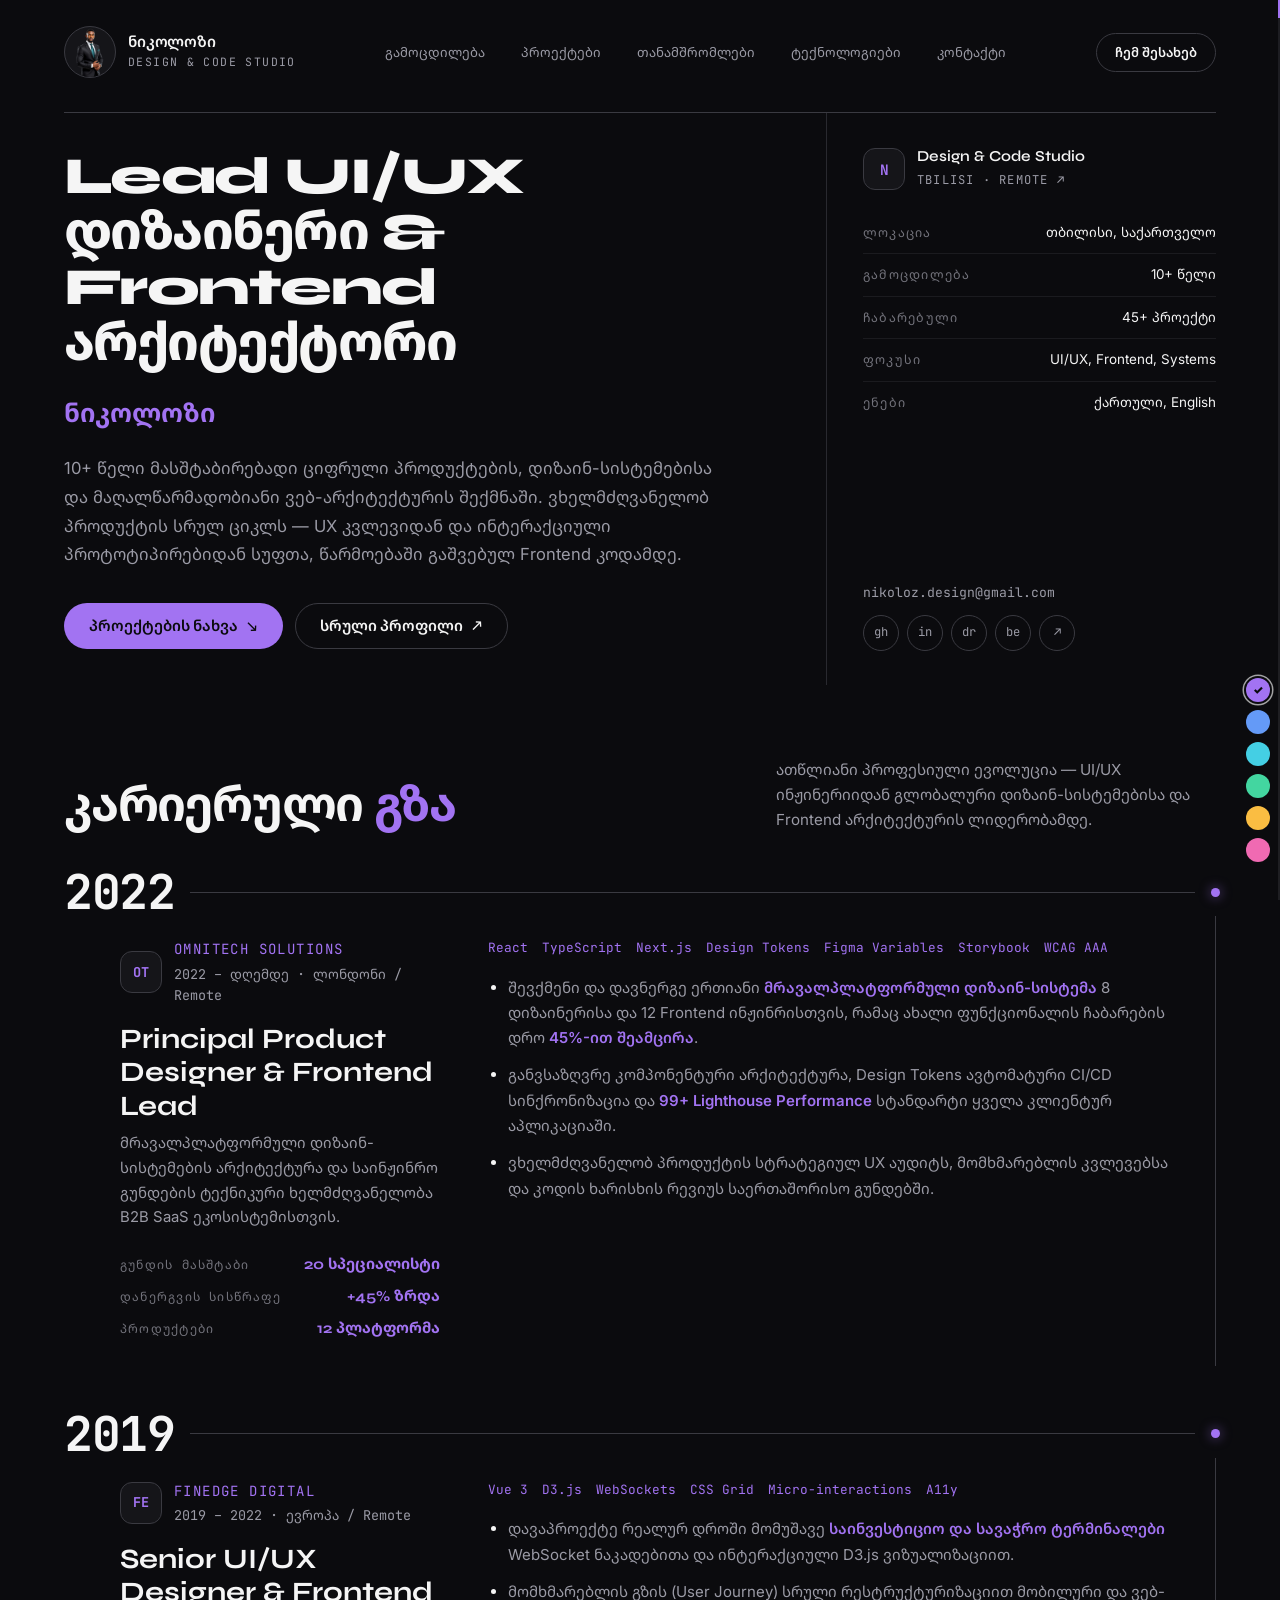
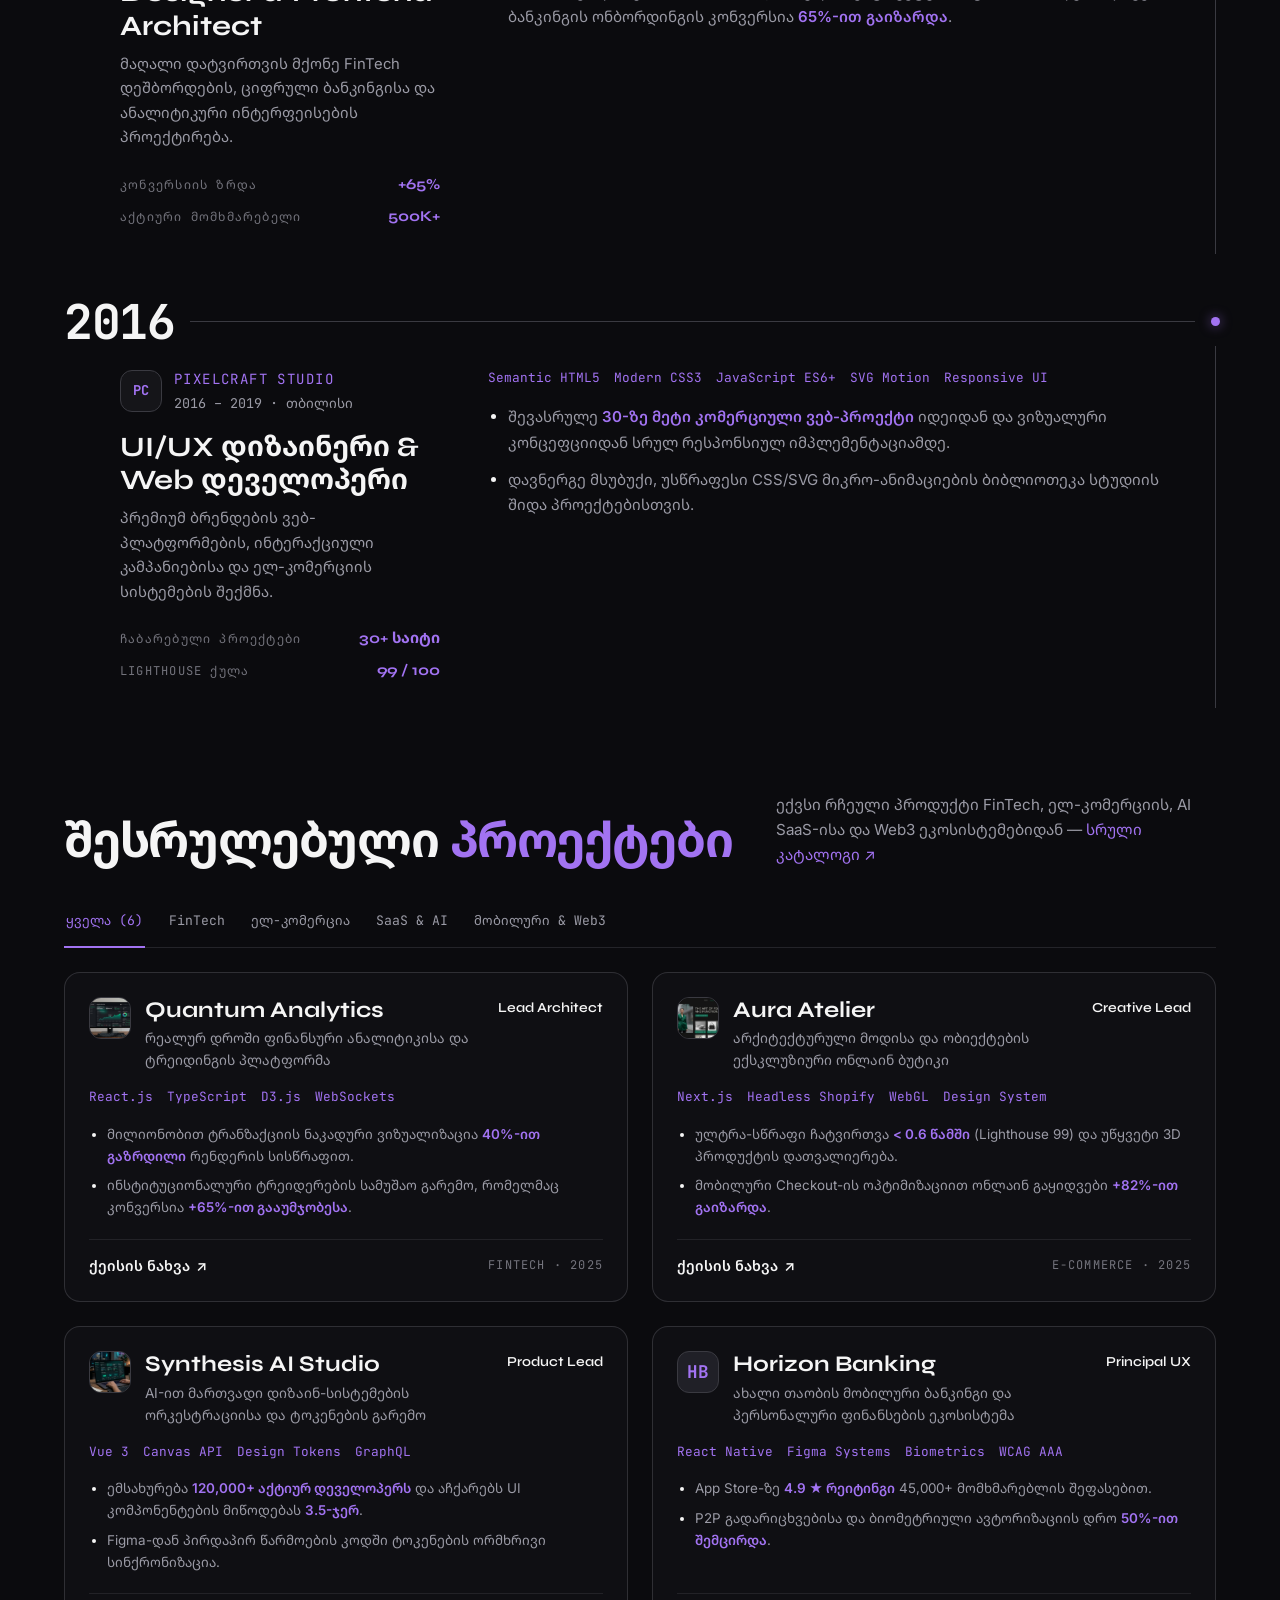
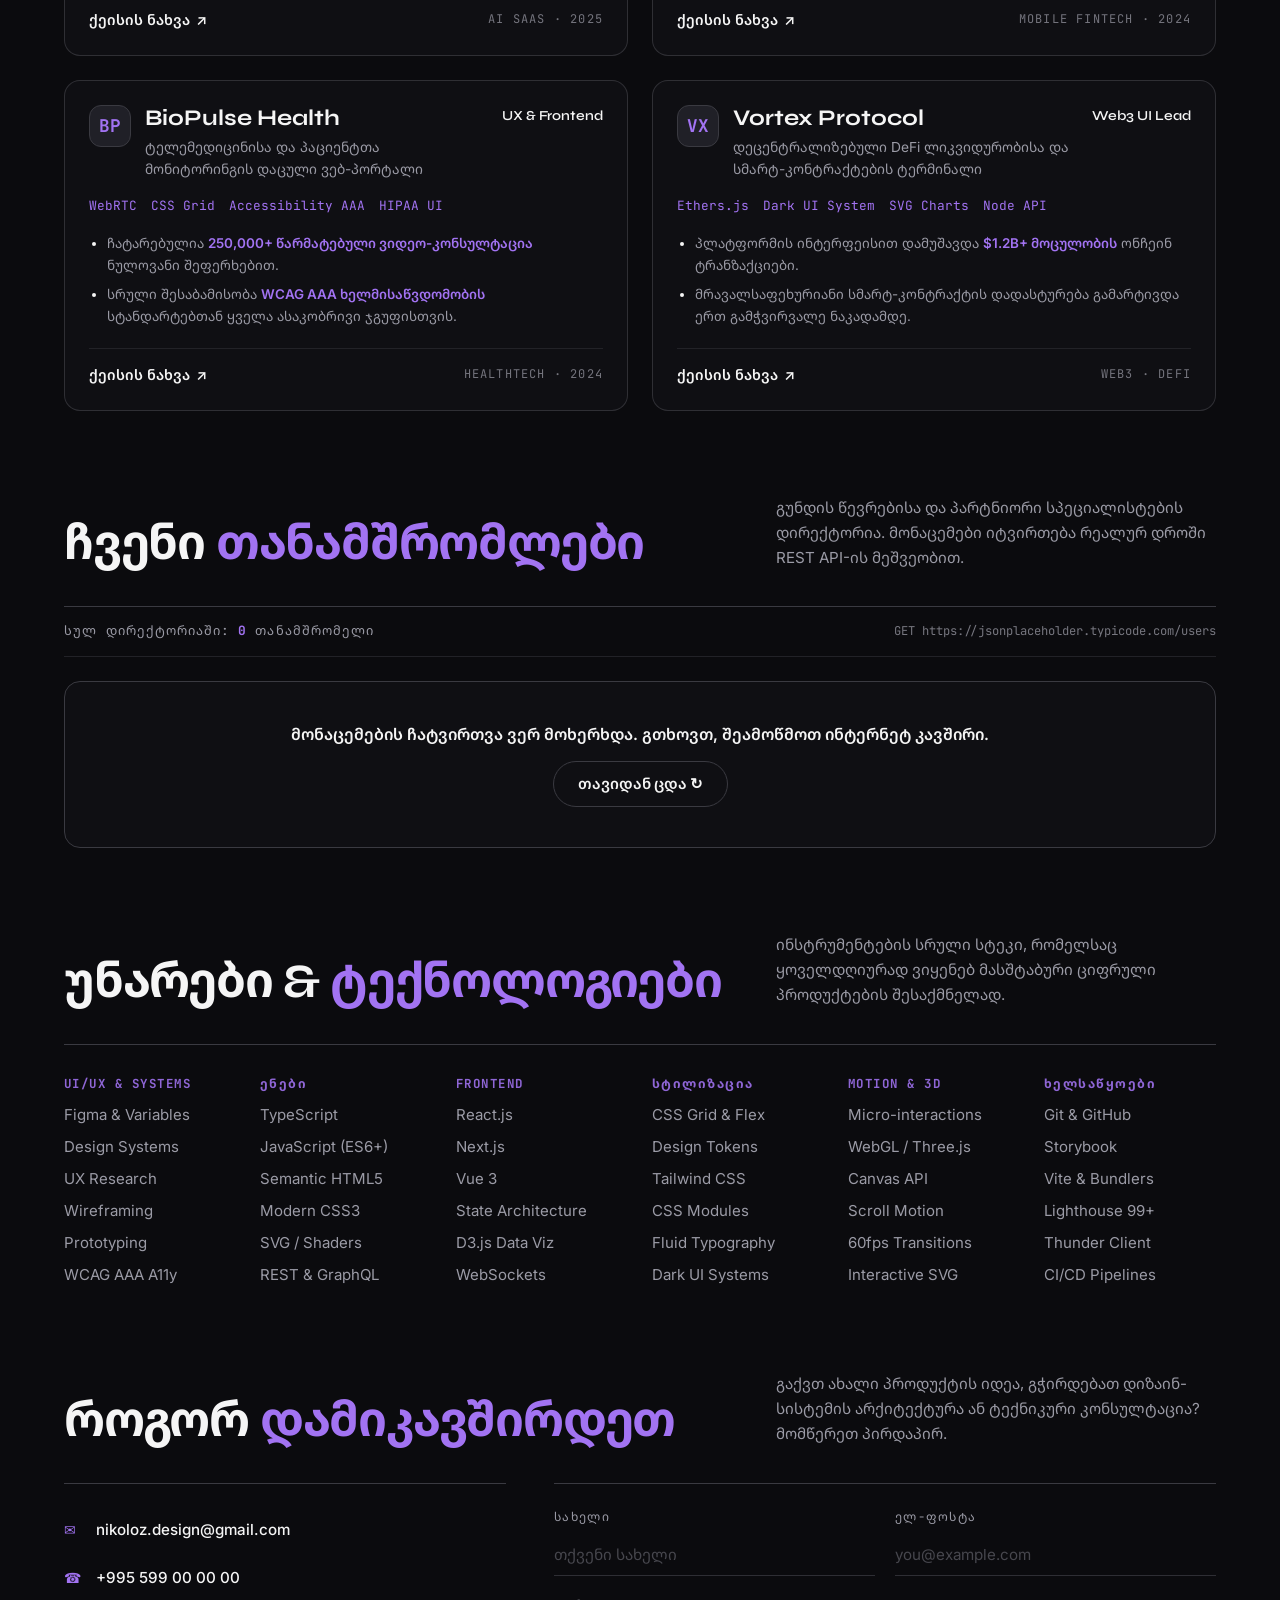
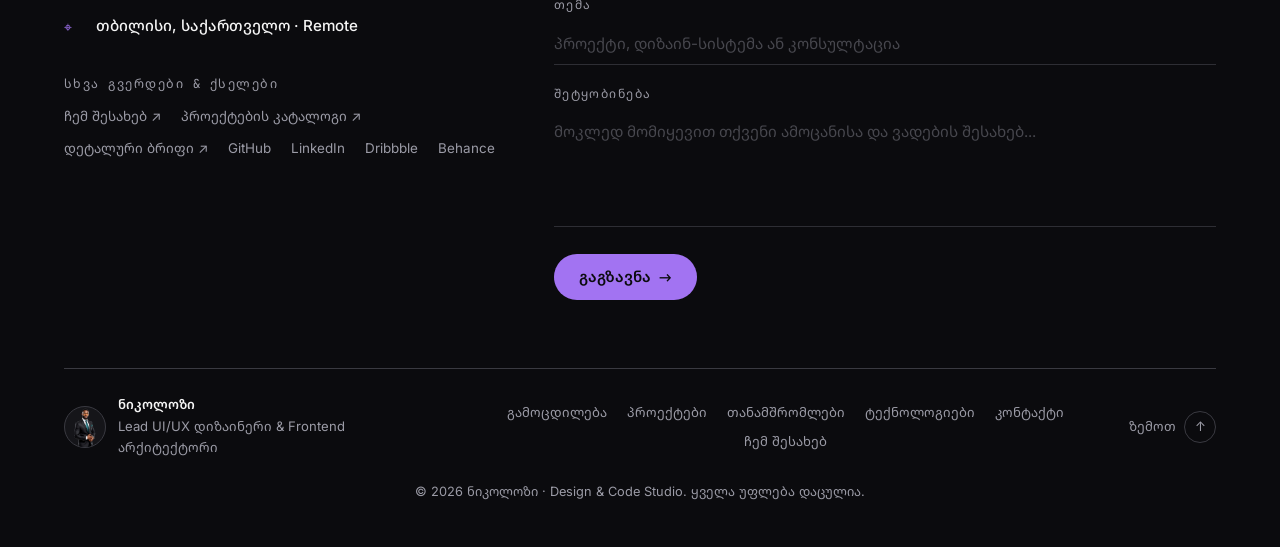
<file: index.html>
<!DOCTYPE html>
<html lang="ka">
<head>
  <meta charset="UTF-8">
  <meta name="viewport" content="width=device-width, initial-scale=1.0">
  <meta name="theme-color" content="#0b0b0e">
  <title>ნიკოლოზი — Lead UI/UX დიზაინერი &amp; Frontend არქიტექტორი</title>
  <meta name="description" content="ნიკოლოზის პროფესიონალური პორტფოლიო. Lead UI/UX დიზაინერი და Frontend არქიტექტორი — მასშტაბირებადი დიზაინ-სისტემები, თანამედროვე ვებ-არქიტექტურა და ციფრული პროდუქტები.">

  <!-- Google Fonts: Syne, Inter, JetBrains Mono & Noto Sans Georgian -->
  <link rel="preconnect" href="https://fonts.googleapis.com">
  <link rel="preconnect" href="https://fonts.gstatic.com" crossorigin>
  <link href="https://fonts.googleapis.com/css2?family=Inter:wght@300;400;500;600;700&family=JetBrains+Mono:wght@400;500;600;700&family=Noto+Sans+Georgian:wght@300;400;500;600;700;800&family=Syne:wght@600;700;800&display=swap" rel="stylesheet">

  <!-- Restore Dynamic HSL Accent Before First Paint -->
  <script>
    (function () {
      try {
        var saved = localStorage.getItem('portfolio-accent');
        var allowed = ['262 83% 70%', '218 90% 68%', '188 75% 58%', '158 64% 55%', '40 95% 62%', '328 82% 68%'];
        if (saved && allowed.indexOf(saved) !== -1) {
          document.documentElement.style.setProperty('--primary', saved);
          document.documentElement.style.setProperty('--ring', saved);
        }
      } catch (e) {}
    })();
  </script>

  <!-- Master Architectural Stylesheet -->
  <link rel="stylesheet" href="assets/css/style.css">
</head>
<body id="top">
  <!-- Custom Dynamic Accent Cursor -->
  <div class="custom-cursor-dot" aria-hidden="true"></div>
  <div class="custom-cursor-ring" aria-hidden="true"></div>

  <!-- Right-Edge 2px Vertical Scroll Progress Bar -->
  <div class="scroll-progress-track" aria-hidden="true">
    <div class="scroll-progress-bar"></div>
  </div>

  <!-- Bottom-Left Fixed Social Rail -->
  <aside class="floating-social-rail" aria-label="სოციალური ქსელები">
    <a href="https://github.com" target="_blank" rel="noopener noreferrer" aria-label="GitHub" title="GitHub">
      <svg width="17" height="17" viewBox="0 0 24 24" fill="none" stroke="currentColor" stroke-width="1.8" stroke-linecap="round" stroke-linejoin="round" aria-hidden="true"><path d="M15 22v-4a4.8 4.8 0 0 0-1-3.5c3 0 6-2 6-5.5.08-1.25-.27-2.48-1-3.5.28-1.15.28-2.35 0-3.5 0 0-1 0-3 1.5-2.64-.5-5.36-.5-8 0C6 2 5 2 5 2c-.3 1.15-.3 2.35 0 3.5A5.403 5.403 0 0 0 4 9c0 3.5 3 5.5 6 5.5-.39.49-.68 1.05-.85 1.65-.17.6-.22 1.23-.15 1.85v4"/><path d="M9 18c-4.51 2-5-2-7-2"/></svg>
    </a>
    <a href="https://linkedin.com" target="_blank" rel="noopener noreferrer" aria-label="LinkedIn" title="LinkedIn">
      <svg width="17" height="17" viewBox="0 0 24 24" fill="none" stroke="currentColor" stroke-width="1.8" stroke-linecap="round" stroke-linejoin="round" aria-hidden="true"><path d="M16 8a6 6 0 0 1 6 6v7h-4v-7a2 2 0 0 0-2-2 2 2 0 0 0-2 2v7h-4v-7a6 6 0 0 1 6-6z"/><rect width="4" height="12" x="2" y="9"/><circle cx="4" cy="4" r="2"/></svg>
    </a>
    <a href="https://dribbble.com" target="_blank" rel="noopener noreferrer" aria-label="Dribbble" title="Dribbble">
      <svg width="17" height="17" viewBox="0 0 24 24" fill="none" stroke="currentColor" stroke-width="1.8" stroke-linecap="round" stroke-linejoin="round" aria-hidden="true"><circle cx="12" cy="12" r="10"/><path d="M19.13 5.09C15.22 9.14 10 10.44 2.25 10.94"/><path d="M21.75 12.84c-6.62-1.41-12.14 1-16.38 6.32"/><path d="M8.56 2.75c4.37 6 6 9.42 8 17.72"/></svg>
    </a>
    <a href="https://behance.net" target="_blank" rel="noopener noreferrer" aria-label="Behance" title="Behance">
      <svg width="17" height="17" viewBox="0 0 24 24" fill="none" stroke="currentColor" stroke-width="1.8" stroke-linecap="round" stroke-linejoin="round" aria-hidden="true"><path d="M3 6h6a3 3 0 0 1 0 6 3.5 3.5 0 0 1 0 7H3V6z"/><path d="M3 12h6"/><path d="M14 15h7a3.5 3.5 0 1 0-3.5 3.5c1.3 0 2.4-.6 3-1.5"/><path d="M15 9h5"/></svg>
    </a>
    <a href="https://instagram.com" target="_blank" rel="noopener noreferrer" aria-label="Instagram" title="Instagram">
      <svg width="17" height="17" viewBox="0 0 24 24" fill="none" stroke="currentColor" stroke-width="1.8" stroke-linecap="round" stroke-linejoin="round" aria-hidden="true"><rect width="20" height="20" x="2" y="2" rx="5" ry="5"/><path d="M16 11.37A4 4 0 1 1 12.63 8 4 4 0 0 1 16 11.37z"/><line x1="17.5" x2="17.51" y1="6.5" y2="6.5"/></svg>
    </a>
  </aside>

  <!-- Bottom-Right Fixed 6-Color Dynamic Accent Picker -->
  <aside class="accent-switcher" aria-label="აქცენტის ფერის არჩევა">
    <button type="button" class="accent-dot-btn" data-accent-hsl="262 83% 70%" style="background-color: hsl(262, 83%, 70%);" aria-label="იისფერი აქცენტი" aria-pressed="true" title="Violet">✓</button>
    <button type="button" class="accent-dot-btn" data-accent-hsl="218 90% 68%" style="background-color: hsl(218, 90%, 68%);" aria-label="ლურჯი აქცენტი" aria-pressed="false" title="Blue"></button>
    <button type="button" class="accent-dot-btn" data-accent-hsl="188 75% 58%" style="background-color: hsl(188, 75%, 58%);" aria-label="ცისფერი აქცენტი" aria-pressed="false" title="Cyan"></button>
    <button type="button" class="accent-dot-btn" data-accent-hsl="158 64% 55%" style="background-color: hsl(158, 64%, 55%);" aria-label="ზურმუხტისფერი აქცენტი" aria-pressed="false" title="Emerald"></button>
    <button type="button" class="accent-dot-btn" data-accent-hsl="40 95% 62%" style="background-color: hsl(40, 95%, 62%);" aria-label="ქარვისფერი აქცენტი" aria-pressed="false" title="Amber"></button>
    <button type="button" class="accent-dot-btn" data-accent-hsl="328 82% 68%" style="background-color: hsl(328, 82%, 68%);" aria-label="მაჯენტა აქცენტი" aria-pressed="false" title="Magenta"></button>
  </aside>

  <!-- ==========================================================================
       FIXED ARCHITECTURAL HEADER & MOBILE BURGER MENU (<= 768px)
       ========================================================================== -->
  <header class="site-header">
    <div class="site-header-bg" aria-hidden="true"></div>
    <div class="container header-container">
      <a href="#home" class="site-logo" aria-label="ნიკოლოზი — მთავარი">
        <div class="logo-avatar">
          <img src="assets/images/profile.png" alt="ნიკოლოზი">
        </div>
        <div class="logo-text">
          <span class="logo-name">ნიკოლოზი</span>
          <span class="logo-sub">Design &amp; Code Studio</span>
        </div>
      </a>

      <!-- Navigation (Desktop Pill Bar + Centered Full-Screen Burger Overlay <= 768px) -->
      <nav class="main-nav" id="main-navigation" aria-label="მთავარი ნავიგაცია">
        <ul class="nav-list">
          <li><a href="#experience" class="nav-link">გამოცდილება</a></li>
          <li><a href="#work" class="nav-link">პროექტები</a></li>
          <li><a href="#employees" class="nav-link">თანამშრომლები</a></li>
          <li><a href="#skills" class="nav-link">ტექნოლოგიები</a></li>
          <li><a href="#contact" class="nav-link">კონტაქტი</a></li>
        </ul>

        <div class="nav-drawer-footer">
          <a href="about.html" class="pill-btn pill-btn-outline">ჩემ შესახებ ↗</a>
          <a href="#contact" class="pill-btn pill-btn-primary">დამიკავშირდით →</a>
        </div>
      </nav>

      <div class="header-actions">
        <a href="about.html" class="header-cv-btn">ჩემ შესახებ</a>
        <button type="button" id="burger-btn" class="mobile-nav-toggle" aria-label="მენიუს გახსნა/დახურვა" aria-expanded="false" aria-controls="main-navigation">
          <span class="hamburger-box" aria-hidden="true">
            <span class="hamburger-line"></span>
            <span class="hamburger-line"></span>
            <span class="hamburger-line"></span>
          </span>
        </button>
      </div>
    </div>
  </header>

  <!-- ==========================================================================
       MAIN SINGLE-PAGE ARCHITECTURAL PORTFOLIO
       ========================================================================== -->
  <main>

    <!-- 1. HERO SECTION (#home) -->
    <section id="home" class="hero-arch">
      <div class="container">
        <div class="hero-arch-frame">
          <div class="hero-arch-grid">

            <!-- Left Primary Column -->
            <div class="hero-arch-main">
              <h1 class="hero-arch-title">
                Lead UI/UX დიზაინერი &amp; Frontend არქიტექტორი
              </h1>
              <p class="hero-arch-name">ნიკოლოზი</p>
              <p class="hero-arch-bio">
                10+ წელი მასშტაბირებადი ციფრული პროდუქტების, დიზაინ-სისტემებისა და მაღალწარმადობიანი ვებ-არქიტექტურის შექმნაში. ვხელმძღვანელობ პროდუქტის სრულ ციკლს — UX კვლევიდან და ინტერაქციული პროტოტიპირებიდან სუფთა, წარმოებაში გაშვებულ Frontend კოდამდე.
              </p>

              <div class="hero-arch-actions">
                <a href="#work" class="pill-btn pill-btn-primary">
                  <span>პროექტების ნახვა</span>
                  <span aria-hidden="true">↘</span>
                </a>
                <a href="about.html" class="pill-btn pill-btn-outline">
                  <span>სრული პროფილი</span>
                  <span aria-hidden="true">↗</span>
                </a>
              </div>
            </div>

            <!-- Right Architectural Metadata Aside -->
            <aside class="hero-arch-aside" aria-label="პროფილის მოკლე მონაცემები">
              <a href="#contact" class="studio-badge-link">
                <div class="studio-badge-icon" aria-hidden="true">N</div>
                <div>
                  <span class="studio-badge-title">Design &amp; Code Studio</span>
                  <span class="studio-badge-url">TBILISI · REMOTE ↗</span>
                </div>
              </a>

              <dl class="meta-dl">
                <div class="meta-row">
                  <dt>ლოკაცია</dt>
                  <dd>თბილისი, საქართველო</dd>
                </div>
                <div class="meta-row">
                  <dt>გამოცდილება</dt>
                  <dd>10+ წელი</dd>
                </div>
                <div class="meta-row">
                  <dt>ჩაბარებული</dt>
                  <dd>45+ პროექტი</dd>
                </div>
                <div class="meta-row">
                  <dt>ფოკუსი</dt>
                  <dd>UI/UX, Frontend, Systems</dd>
                </div>
                <div class="meta-row">
                  <dt>ენები</dt>
                  <dd>ქართული, English</dd>
                </div>
              </dl>

              <div class="hero-aside-footer">
                <a href="mailto:nikoloz.design@gmail.com" class="hero-email-link">nikoloz.design@gmail.com</a>
                <div class="social-circle-row">
                  <a href="https://github.com" target="_blank" rel="noopener noreferrer" class="social-circle-btn" aria-label="GitHub" title="GitHub">gh</a>
                  <a href="https://linkedin.com" target="_blank" rel="noopener noreferrer" class="social-circle-btn" aria-label="LinkedIn" title="LinkedIn">in</a>
                  <a href="https://dribbble.com" target="_blank" rel="noopener noreferrer" class="social-circle-btn" aria-label="Dribbble" title="Dribbble">dr</a>
                  <a href="https://behance.net" target="_blank" rel="noopener noreferrer" class="social-circle-btn" aria-label="Behance" title="Behance">be</a>
                  <a href="projects.html" class="social-circle-btn" aria-label="კატალოგი" title="პროექტების კატალოგი">↗</a>
                </div>
              </div>
            </aside>

          </div>
        </div>
      </div>
    </section>

    <!-- 2. CAREER / EXPERIENCE SECTION (#experience) -->
    <section id="experience" class="section-block">
      <div class="container">
        <div class="section-heading-row">
          <h2 class="section-heading">კარიერული <span class="text-primary">გზა</span></h2>
          <p class="section-desc">
            ათწლიანი პროფესიული ევოლუცია — UI/UX ინჟინერიიდან გლობალური დიზაინ-სისტემებისა და Frontend არქიტექტურის ლიდერობამდე.
          </p>
        </div>

        <div class="career-list">

          <!-- Career Item 1: 2022 -->
          <article class="career-item">
            <div class="career-item-top">
              <span class="career-year">2022</span>
              <span class="career-line" aria-hidden="true"></span>
              <span class="career-dot" aria-hidden="true"></span>
            </div>
            <div class="career-body-frame">
              <div class="career-grid">
                <div class="career-left">
                  <div class="career-company-head">
                    <div class="career-company-icon" aria-hidden="true">OT</div>
                    <div>
                      <div class="career-company-name">OmniTech Solutions</div>
                      <div class="career-period">2022 – დღემდე · ლონდონი / Remote</div>
                    </div>
                  </div>
                  <h3 class="career-role">Principal Product Designer &amp; Frontend Lead</h3>
                  <p class="career-summary">
                    მრავალპლატფორმული დიზაინ-სისტემების არქიტექტურა და საინჟინრო გუნდების ტექნიკური ხელმძღვანელობა B2B SaaS ეკოსისტემისთვის.
                  </p>
                  <dl class="career-metrics">
                    <div class="career-metric-row">
                      <dt>გუნდის მასშტაბი</dt>
                      <dd>20 სპეციალისტი</dd>
                    </div>
                    <div class="career-metric-row">
                      <dt>დანერგვის სისწრაფე</dt>
                      <dd>+45% ზრდა</dd>
                    </div>
                    <div class="career-metric-row">
                      <dt>პროდუქტები</dt>
                      <dd>12 პლატფორმა</dd>
                    </div>
                  </dl>
                </div>

                <div class="career-right">
                  <div class="mono-tags">
                    <span class="mono-tag">React</span>
                    <span class="mono-tag">TypeScript</span>
                    <span class="mono-tag">Next.js</span>
                    <span class="mono-tag">Design Tokens</span>
                    <span class="mono-tag">Figma Variables</span>
                    <span class="mono-tag">Storybook</span>
                    <span class="mono-tag">WCAG AAA</span>
                  </div>
                  <ul class="career-bullets">
                    <li>შევქმენი და დავნერგე ერთიანი <strong>მრავალპლატფორმული დიზაინ-სისტემა</strong> 8 დიზაინერისა და 12 Frontend ინჟინრისთვის, რამაც ახალი ფუნქციონალის ჩაბარების დრო <strong>45%-ით შეამცირა</strong>.</li>
                    <li>განვსაზღვრე კომპონენტური არქიტექტურა, Design Tokens ავტომატური CI/CD სინქრონიზაცია და <strong>99+ Lighthouse Performance</strong> სტანდარტი ყველა კლიენტურ აპლიკაციაში.</li>
                    <li>ვხელმძღვანელობ პროდუქტის სტრატეგიულ UX აუდიტს, მომხმარებლის კვლევებსა და კოდის ხარისხის რევიუს საერთაშორისო გუნდებში.</li>
                  </ul>
                </div>
              </div>
            </div>
          </article>

          <!-- Career Item 2: 2019 -->
          <article class="career-item">
            <div class="career-item-top">
              <span class="career-year">2019</span>
              <span class="career-line" aria-hidden="true"></span>
              <span class="career-dot" aria-hidden="true"></span>
            </div>
            <div class="career-body-frame">
              <div class="career-grid">
                <div class="career-left">
                  <div class="career-company-head">
                    <div class="career-company-icon" aria-hidden="true">FE</div>
                    <div>
                      <div class="career-company-name">FinEdge Digital</div>
                      <div class="career-period">2019 – 2022 · ევროპა / Remote</div>
                    </div>
                  </div>
                  <h3 class="career-role">Senior UI/UX Designer &amp; Frontend Architect</h3>
                  <p class="career-summary">
                    მაღალი დატვირთვის მქონე FinTech დეშბორდების, ციფრული ბანკინგისა და ანალიტიკური ინტერფეისების პროექტირება.
                  </p>
                  <dl class="career-metrics">
                    <div class="career-metric-row">
                      <dt>კონვერსიის ზრდა</dt>
                      <dd>+65%</dd>
                    </div>
                    <div class="career-metric-row">
                      <dt>აქტიური მომხმარებელი</dt>
                      <dd>500K+</dd>
                    </div>
                  </dl>
                </div>

                <div class="career-right">
                  <div class="mono-tags">
                    <span class="mono-tag">Vue 3</span>
                    <span class="mono-tag">D3.js</span>
                    <span class="mono-tag">WebSockets</span>
                    <span class="mono-tag">CSS Grid</span>
                    <span class="mono-tag">Micro-interactions</span>
                    <span class="mono-tag">A11y</span>
                  </div>
                  <ul class="career-bullets">
                    <li>დავაპროექტე რეალურ დროში მომუშავე <strong>საინვესტიციო და სავაჭრო ტერმინალები</strong> WebSocket ნაკადებითა და ინტერაქციული D3.js ვიზუალიზაციით.</li>
                    <li>მომხმარებლის გზის (User Journey) სრული რესტრუქტურიზაციით მობილური და ვებ-ბანკინგის ონბორდინგის კონვერსია <strong>65%-ით გაიზარდა</strong>.</li>
                  </ul>
                </div>
              </div>
            </div>
          </article>

          <!-- Career Item 3: 2016 -->
          <article class="career-item">
            <div class="career-item-top">
              <span class="career-year">2016</span>
              <span class="career-line" aria-hidden="true"></span>
              <span class="career-dot" aria-hidden="true"></span>
            </div>
            <div class="career-body-frame">
              <div class="career-grid">
                <div class="career-left">
                  <div class="career-company-head">
                    <div class="career-company-icon" aria-hidden="true">PC</div>
                    <div>
                      <div class="career-company-name">PixelCraft Studio</div>
                      <div class="career-period">2016 – 2019 · თბილისი</div>
                    </div>
                  </div>
                  <h3 class="career-role">UI/UX დიზაინერი &amp; Web დეველოპერი</h3>
                  <p class="career-summary">
                    პრემიუმ ბრენდების ვებ-პლატფორმების, ინტერაქციული კამპანიებისა და ელ-კომერციის სისტემების შექმნა.
                  </p>
                  <dl class="career-metrics">
                    <div class="career-metric-row">
                      <dt>ჩაბარებული პროექტები</dt>
                      <dd>30+ საიტი</dd>
                    </div>
                    <div class="career-metric-row">
                      <dt>Lighthouse ქულა</dt>
                      <dd>99 / 100</dd>
                    </div>
                  </dl>
                </div>

                <div class="career-right">
                  <div class="mono-tags">
                    <span class="mono-tag">Semantic HTML5</span>
                    <span class="mono-tag">Modern CSS3</span>
                    <span class="mono-tag">JavaScript ES6+</span>
                    <span class="mono-tag">SVG Motion</span>
                    <span class="mono-tag">Responsive UI</span>
                  </div>
                  <ul class="career-bullets">
                    <li>შევასრულე <strong>30-ზე მეტი კომერციული ვებ-პროექტი</strong> იდეიდან და ვიზუალური კონცეფციიდან სრულ რესპონსიულ იმპლემენტაციამდე.</li>
                    <li>დავნერგე მსუბუქი, უსწრაფესი CSS/SVG მიკრო-ანიმაციების ბიბლიოთეკა სტუდიის შიდა პროექტებისთვის.</li>
                  </ul>
                </div>
              </div>
            </div>
          </article>

        </div>
      </div>
    </section>

    <!-- 3. SHIPPED PROJECTS SECTION (#work) -->
    <section id="work" class="section-block">
      <div class="container">
        <div class="section-heading-row">
          <h2 class="section-heading">შესრულებული <span class="text-primary">პროექტები</span></h2>
          <p class="section-desc">
            ექვსი რჩეული პროდუქტი FinTech, ელ-კომერციის, AI SaaS-ისა და Web3 ეკოსისტემებიდან — <a href="projects.html" class="text-primary">სრული კატალოგი ↗</a>
          </p>
        </div>

        <!-- Architectural Bottom-Underline Filter Tabs -->
        <div class="arch-filter-bar" role="tablist" aria-label="პროექტების კატეგორიები">
          <button type="button" class="arch-filter-btn is-active" data-filter="all" role="tab" aria-selected="true">ყველა (6)</button>
          <button type="button" class="arch-filter-btn" data-filter="fintech" role="tab" aria-selected="false">FinTech</button>
          <button type="button" class="arch-filter-btn" data-filter="ecommerce" role="tab" aria-selected="false">ელ-კომერცია</button>
          <button type="button" class="arch-filter-btn" data-filter="saas" role="tab" aria-selected="false">SaaS &amp; AI</button>
          <button type="button" class="arch-filter-btn" data-filter="web3" role="tab" aria-selected="false">მობილური &amp; Web3</button>
        </div>

        <!-- 2-Column Architectural Project Cards -->
        <div class="arch-projects-grid">

          <!-- Project 1: Quantum Analytics -->
          <article class="arch-project-card" data-group="fintech">
            <div class="arch-project-top">
              <div class="arch-project-icon">
                <img src="assets/images/project1.jpg" alt="Quantum Analytics" loading="lazy">
              </div>
              <div class="arch-project-meta">
                <h3 class="arch-project-title">Quantum Analytics</h3>
                <p class="arch-project-sub">რეალურ დროში ფინანსური ანალიტიკისა და ტრეიდინგის პლატფორმა</p>
              </div>
              <span class="arch-project-role">Lead Architect</span>
            </div>
            <div class="mono-tags">
              <span class="mono-tag">React.js</span>
              <span class="mono-tag">TypeScript</span>
              <span class="mono-tag">D3.js</span>
              <span class="mono-tag">WebSockets</span>
            </div>
            <ul class="arch-project-bullets">
              <li>მილიონობით ტრანზაქციის ნაკადური ვიზუალიზაცია <strong>40%-ით გაზრდილი</strong> რენდერის სისწრაფით.</li>
              <li>ინსტიტუციონალური ტრეიდერების სამუშაო გარემო, რომელმაც კონვერსია <strong>+65%-ით გააუმჯობესა</strong>.</li>
            </ul>
            <div class="arch-project-footer">
              <a href="#modal-fintech" class="arch-project-link">ქეისის ნახვა <span aria-hidden="true">↗</span></a>
              <span class="arch-project-kind">FinTech · 2025</span>
            </div>
          </article>

          <!-- Project 2: Aura Atelier -->
          <article class="arch-project-card" data-group="ecommerce">
            <div class="arch-project-top">
              <div class="arch-project-icon">
                <img src="assets/images/project2.jpg" alt="Aura Atelier" loading="lazy">
              </div>
              <div class="arch-project-meta">
                <h3 class="arch-project-title">Aura Atelier</h3>
                <p class="arch-project-sub">არქიტექტურული მოდისა და ობიექტების ექსკლუზიური ონლაინ ბუტიკი</p>
              </div>
              <span class="arch-project-role">Creative Lead</span>
            </div>
            <div class="mono-tags">
              <span class="mono-tag">Next.js</span>
              <span class="mono-tag">Headless Shopify</span>
              <span class="mono-tag">WebGL</span>
              <span class="mono-tag">Design System</span>
            </div>
            <ul class="arch-project-bullets">
              <li>ულტრა-სწრაფი ჩატვირთვა <strong>&lt; 0.6 წამში</strong> (Lighthouse 99) და უწყვეტი 3D პროდუქტის დათვალიერება.</li>
              <li>მობილური Checkout-ის ოპტიმიზაციით ონლაინ გაყიდვები <strong>+82%-ით გაიზარდა</strong>.</li>
            </ul>
            <div class="arch-project-footer">
              <a href="#modal-ecommerce" class="arch-project-link">ქეისის ნახვა <span aria-hidden="true">↗</span></a>
              <span class="arch-project-kind">E-Commerce · 2025</span>
            </div>
          </article>

          <!-- Project 3: Synthesis AI -->
          <article class="arch-project-card" data-group="saas">
            <div class="arch-project-top">
              <div class="arch-project-icon">
                <img src="assets/images/project3.jpg" alt="Synthesis AI" loading="lazy">
              </div>
              <div class="arch-project-meta">
                <h3 class="arch-project-title">Synthesis AI Studio</h3>
                <p class="arch-project-sub">AI-ით მართვადი დიზაინ-სისტემების ორკესტრაციისა და ტოკენების გარემო</p>
              </div>
              <span class="arch-project-role">Product Lead</span>
            </div>
            <div class="mono-tags">
              <span class="mono-tag">Vue 3</span>
              <span class="mono-tag">Canvas API</span>
              <span class="mono-tag">Design Tokens</span>
              <span class="mono-tag">GraphQL</span>
            </div>
            <ul class="arch-project-bullets">
              <li>ემსახურება <strong>120,000+ აქტიურ დეველოპერს</strong> და აჩქარებს UI კომპონენტების მიწოდებას <strong>3.5-ჯერ</strong>.</li>
              <li>Figma-დან პირდაპირ წარმოების კოდში ტოკენების ორმხრივი სინქრონიზაცია.</li>
            </ul>
            <div class="arch-project-footer">
              <a href="#modal-saas" class="arch-project-link">ქეისის ნახვა <span aria-hidden="true">↗</span></a>
              <span class="arch-project-kind">AI SaaS · 2025</span>
            </div>
          </article>

          <!-- Project 4: Horizon Mobile Banking -->
          <article class="arch-project-card" data-group="fintech web3">
            <div class="arch-project-top">
              <div class="arch-project-icon" aria-hidden="true">HB</div>
              <div class="arch-project-meta">
                <h3 class="arch-project-title">Horizon Banking</h3>
                <p class="arch-project-sub">ახალი თაობის მობილური ბანკინგი და პერსონალური ფინანსების ეკოსისტემა</p>
              </div>
              <span class="arch-project-role">Principal UX</span>
            </div>
            <div class="mono-tags">
              <span class="mono-tag">React Native</span>
              <span class="mono-tag">Figma Systems</span>
              <span class="mono-tag">Biometrics</span>
              <span class="mono-tag">WCAG AAA</span>
            </div>
            <ul class="arch-project-bullets">
              <li>App Store-ზე <strong>4.9 ★ რეიტინგი</strong> 45,000+ მომხმარებლის შეფასებით.</li>
              <li>P2P გადარიცხვებისა და ბიომეტრიული ავტორიზაციის დრო <strong>50%-ით შემცირდა</strong>.</li>
            </ul>
            <div class="arch-project-footer">
              <a href="#modal-banking" class="arch-project-link">ქეისის ნახვა <span aria-hidden="true">↗</span></a>
              <span class="arch-project-kind">Mobile FinTech · 2024</span>
            </div>
          </article>

          <!-- Project 5: BioPulse Health -->
          <article class="arch-project-card" data-group="saas">
            <div class="arch-project-top">
              <div class="arch-project-icon" aria-hidden="true">BP</div>
              <div class="arch-project-meta">
                <h3 class="arch-project-title">BioPulse Health</h3>
                <p class="arch-project-sub">ტელემედიცინისა და პაციენტთა მონიტორინგის დაცული ვებ-პორტალი</p>
              </div>
              <span class="arch-project-role">UX &amp; Frontend</span>
            </div>
            <div class="mono-tags">
              <span class="mono-tag">WebRTC</span>
              <span class="mono-tag">CSS Grid</span>
              <span class="mono-tag">Accessibility AAA</span>
              <span class="mono-tag">HIPAA UI</span>
            </div>
            <ul class="arch-project-bullets">
              <li>ჩატარებულია <strong>250,000+ წარმატებული ვიდეო-კონსულტაცია</strong> ნულოვანი შეფერხებით.</li>
              <li>სრული შესაბამისობა <strong>WCAG AAA ხელმისაწვდომობის</strong> სტანდარტებთან ყველა ასაკობრივი ჯგუფისთვის.</li>
            </ul>
            <div class="arch-project-footer">
              <a href="#modal-healthcare" class="arch-project-link">ქეისის ნახვა <span aria-hidden="true">↗</span></a>
              <span class="arch-project-kind">HealthTech · 2024</span>
            </div>
          </article>

          <!-- Project 6: Vortex Protocol -->
          <article class="arch-project-card" data-group="web3 fintech">
            <div class="arch-project-top">
              <div class="arch-project-icon" aria-hidden="true">VX</div>
              <div class="arch-project-meta">
                <h3 class="arch-project-title">Vortex Protocol</h3>
                <p class="arch-project-sub">დეცენტრალიზებული DeFi ლიკვიდურობისა და სმარტ-კონტრაქტების ტერმინალი</p>
              </div>
              <span class="arch-project-role">Web3 UI Lead</span>
            </div>
            <div class="mono-tags">
              <span class="mono-tag">Ethers.js</span>
              <span class="mono-tag">Dark UI System</span>
              <span class="mono-tag">SVG Charts</span>
              <span class="mono-tag">Node API</span>
            </div>
            <ul class="arch-project-bullets">
              <li>პლატფორმის ინტერფეისით დამუშავდა <strong>$1.2B+ მოცულობის</strong> ონჩეინ ტრანზაქციები.</li>
              <li>მრავალსაფეხურიანი სმარტ-კონტრაქტის დადასტურება გამარტივდა ერთ გამჭვირვალე ნაკადამდე.</li>
            </ul>
            <div class="arch-project-footer">
              <a href="#modal-crypto" class="arch-project-link">ქეისის ნახვა <span aria-hidden="true">↗</span></a>
              <span class="arch-project-kind">Web3 · DeFi</span>
            </div>
          </article>

        </div>
      </div>
    </section>

    <!-- 4. EMPLOYEES / TEAM DIRECTORY SECTION (#employees — STRICTLY READ-ONLY GET) -->
    <section id="employees" class="section-block employees-section">
      <div class="container">
        <div class="section-heading-row">
          <h2 class="section-heading">ჩვენი <span class="text-primary">თანამშრომლები</span></h2>
          <p class="section-desc">
            გუნდის წევრებისა და პარტნიორი სპეციალისტების დირექტორია. მონაცემები იტვირთება რეალურ დროში REST API-ის მეშვეობით.
          </p>
        </div>

        <div class="employees-toolbar">
          <div class="employees-count-badge">
            <span>სულ დირექტორიაში:</span>
            <strong id="employees-count">0</strong>
            <span>თანამშრომელი</span>
          </div>
          <span class="employees-endpoint-hint">GET https://jsonplaceholder.typicode.com/users</span>
        </div>

        <!-- Loading Indicator -->
        <div id="employees-loading" class="employees-loader" role="status" aria-live="polite">
          <div class="emerald-spinner" aria-hidden="true"></div>
          <p class="employees-loader-text">იტვირთება თანამშრომლების მონაცემები...</p>
        </div>

        <!-- Error State -->
        <div id="employees-error" class="employees-error" hidden>
          <p style="color: hsl(var(--foreground)); font-weight: 600; margin-bottom: 14px;">
            მონაცემების ჩატვირთვა ვერ მოხერხდა. გთხოვთ, შეამოწმოთ ინტერნეტ კავშირი.
          </p>
          <button type="button" id="employees-retry-btn" class="pill-btn pill-btn-outline">თავიდან ცდა ↻</button>
        </div>

        <!-- Empty State -->
        <div id="employees-empty" class="employees-empty" hidden>
          <p class="text-muted">დირექტორიაში თანამშრომლები არ მოიძებნა.</p>
        </div>

        <!-- Read-Only Employees Cards Grid -->
        <div id="employees-grid" class="employees-grid" aria-live="polite"></div>
      </div>
    </section>

    <!-- 5. SKILLS & TECHNOLOGIES SECTION (#skills) -->
    <section id="skills" class="section-block">
      <div class="container">
        <div class="section-heading-row">
          <h2 class="section-heading">უნარები &amp; <span class="text-primary">ტექნოლოგიები</span></h2>
          <p class="section-desc">
            ინსტრუმენტების სრული სტეკი, რომელსაც ყოველდღიურად ვიყენებ მასშტაბური ციფრული პროდუქტების შესაქმნელად.
          </p>
        </div>

        <div class="skills-arch-grid">
          <div class="skill-col">
            <h3 class="skill-col-title">UI/UX &amp; Systems</h3>
            <ul class="skill-col-list">
              <li>Figma &amp; Variables</li>
              <li>Design Systems</li>
              <li>UX Research</li>
              <li>Wireframing</li>
              <li>Prototyping</li>
              <li>WCAG AAA A11y</li>
            </ul>
          </div>

          <div class="skill-col">
            <h3 class="skill-col-title">ენები</h3>
            <ul class="skill-col-list">
              <li>TypeScript</li>
              <li>JavaScript (ES6+)</li>
              <li>Semantic HTML5</li>
              <li>Modern CSS3</li>
              <li>SVG / Shaders</li>
              <li>REST &amp; GraphQL</li>
            </ul>
          </div>

          <div class="skill-col">
            <h3 class="skill-col-title">Frontend</h3>
            <ul class="skill-col-list">
              <li>React.js</li>
              <li>Next.js</li>
              <li>Vue 3</li>
              <li>State Architecture</li>
              <li>D3.js Data Viz</li>
              <li>WebSockets</li>
            </ul>
          </div>

          <div class="skill-col">
            <h3 class="skill-col-title">სტილიზაცია</h3>
            <ul class="skill-col-list">
              <li>CSS Grid &amp; Flex</li>
              <li>Design Tokens</li>
              <li>Tailwind CSS</li>
              <li>CSS Modules</li>
              <li>Fluid Typography</li>
              <li>Dark UI Systems</li>
            </ul>
          </div>

          <div class="skill-col">
            <h3 class="skill-col-title">Motion &amp; 3D</h3>
            <ul class="skill-col-list">
              <li>Micro-interactions</li>
              <li>WebGL / Three.js</li>
              <li>Canvas API</li>
              <li>Scroll Motion</li>
              <li>60fps Transitions</li>
              <li>Interactive SVG</li>
            </ul>
          </div>

          <div class="skill-col">
            <h3 class="skill-col-title">ხელსაწყოები</h3>
            <ul class="skill-col-list">
              <li>Git &amp; GitHub</li>
              <li>Storybook</li>
              <li>Vite &amp; Bundlers</li>
              <li>Lighthouse 99+</li>
              <li>Thunder Client</li>
              <li>CI/CD Pipelines</li>
            </ul>
          </div>
        </div>
      </div>
    </section>

    <!-- 6. CONTACT SECTION (#contact) -->
    <section id="contact" class="section-block">
      <div class="container">
        <div class="section-heading-row">
          <h2 class="section-heading">როგორ <span class="text-primary">დამიკავშირდეთ</span></h2>
          <p class="section-desc">
            გაქვთ ახალი პროდუქტის იდეა, გჭირდებათ დიზაინ-სისტემის არქიტექტურა ან ტექნიკური კონსულტაცია? მომწერეთ პირდაპირ.
          </p>
        </div>

        <div class="contact-arch-grid">

          <!-- Left Direct Contact & Elsewhere -->
          <div class="contact-arch-info">
            <div class="contact-direct-list">
              <a href="mailto:nikoloz.design@gmail.com" class="contact-direct-link">
                <span class="contact-direct-icon" aria-hidden="true">✉</span>
                <span>nikoloz.design@gmail.com</span>
              </a>
              <a href="tel:+995599000000" class="contact-direct-link">
                <span class="contact-direct-icon" aria-hidden="true">☎</span>
                <span>+995 599 00 00 00</span>
              </a>
              <div class="contact-direct-link">
                <span class="contact-direct-icon" aria-hidden="true">⌖</span>
                <span>თბილისი, საქართველო · Remote</span>
              </div>
            </div>

            <div class="contact-elsewhere-label">სხვა გვერდები &amp; ქსელები</div>
            <div class="contact-elsewhere-links">
              <a href="about.html">ჩემ შესახებ ↗</a>
              <a href="projects.html">პროექტების კატალოგი ↗</a>
              <a href="contact.html">დეტალური ბრიფი ↗</a>
              <a href="https://github.com" target="_blank" rel="noopener noreferrer">GitHub</a>
              <a href="https://linkedin.com" target="_blank" rel="noopener noreferrer">LinkedIn</a>
              <a href="https://dribbble.com" target="_blank" rel="noopener noreferrer">Dribbble</a>
              <a href="https://behance.net" target="_blank" rel="noopener noreferrer">Behance</a>
            </div>
          </div>

          <!-- Right Minimalist Bottom-Border Form -->
          <form id="arch-contact-form" class="contact-arch-form">
            <div class="contact-form-row-2">
              <div class="arch-field">
                <label for="arch-name" class="arch-label">სახელი</label>
                <input type="text" id="arch-name" name="name" class="arch-input" placeholder="თქვენი სახელი" required>
              </div>
              <div class="arch-field">
                <label for="arch-email" class="arch-label">ელ-ფოსტა</label>
                <input type="email" id="arch-email" name="email" class="arch-input" placeholder="you@example.com" required>
              </div>
            </div>

            <div class="arch-field">
              <label for="arch-subject" class="arch-label">თემა</label>
              <input type="text" id="arch-subject" name="subject" class="arch-input" placeholder="პროექტი, დიზაინ-სისტემა ან კონსულტაცია">
            </div>

            <div class="arch-field">
              <label for="arch-message" class="arch-label">შეტყობინება</label>
              <textarea id="arch-message" name="message" rows="4" class="arch-input" placeholder="მოკლედ მომიყევით თქვენი ამოცანისა და ვადების შესახებ..." required></textarea>
            </div>

            <button type="submit" class="pill-btn pill-btn-primary">
              <span>გაგზავნა</span>
              <span aria-hidden="true">→</span>
            </button>

            <p id="contact-toast" class="contact-toast" role="status" aria-live="polite"></p>
          </form>

        </div>
      </div>
    </section>

  </main>

  <!-- ==========================================================================
       MINIMAL ARCHITECTURAL FOOTER
       ========================================================================== -->
  <footer class="site-footer">
    <div class="container">
      <div class="footer-arch-bar">
        <div class="footer-arch-brand">
          <div class="logo-avatar" style="width: 42px; height: 42px;">
            <img src="assets/images/profile.png" alt="ნიკოლოზი">
          </div>
          <div class="footer-arch-meta">
            <strong>ნიკოლოზი</strong>
            <span>Lead UI/UX დიზაინერი &amp; Frontend არქიტექტორი</span>
          </div>
        </div>

        <nav class="footer-arch-nav" aria-label="ქვედა ნავიგაცია">
          <a href="#experience">გამოცდილება</a>
          <a href="#work">პროექტები</a>
          <a href="#employees">თანამშრომლები</a>
          <a href="#skills">ტექნოლოგიები</a>
          <a href="#contact">კონტაქტი</a>
          <a href="about.html">ჩემ შესახებ</a>
        </nav>

        <a href="#home" class="back-to-top" aria-label="ზემოთ დაბრუნება">
          <span>ზემოთ</span>
          <span class="back-to-top-circle" aria-hidden="true">↑</span>
        </a>
      </div>

      <p class="footer-copyright">
        © 2026 ნიკოლოზი · Design &amp; Code Studio. ყველა უფლება დაცულია.
      </p>
    </div>
  </footer>

  <!-- ==========================================================================
       CASE STUDY MODALS (:target & Escape Key Support)
       ========================================================================== -->

  <!-- Modal 1: Quantum Analytics -->
  <div class="modal-overlay" id="modal-fintech" role="dialog" aria-modal="true" aria-label="Quantum Analytics დეტალები">
    <a href="#work" class="modal-backdrop-close" aria-label="დახურვა"></a>
    <div class="modal-container">
      <a href="#work" class="modal-close" aria-label="დახურვა">✕</a>
      <div style="margin-bottom: 22px; padding-right: 36px;">
        <span class="badge" style="margin-bottom: 12px;">FinTech · 2025</span>
        <h2 style="font-size: clamp(1.35rem, 4vw, 1.85rem); margin-bottom: 8px;">Quantum Analytics — <span class="text-primary">FinTech პლატფორმა</span></h2>
        <p class="font-mono" style="color: hsl(var(--primary)); font-size: 0.84rem;">კლიენტი: Apex Global Financials (ლონდონი / ნიუ-იორკი)</p>
      </div>
      <p class="text-muted" style="line-height: 1.7; font-size: 0.94rem; margin-bottom: 20px;">
        ინოვაციური ფინანსური ანალიტიკის პლატფორმა საინვესტიციო ფონდებისა და ტრეიდერებისთვის. სისტემა ამუშავებს მილიონობით ტრანზაქციას რეალურ დროში და წარადგენს მონაცემებს ინტუიციური გრაფიკებით.
      </p>
      <div class="mono-tags" style="margin-bottom: 22px;">
        <span class="mono-tag">React.js</span>
        <span class="mono-tag">TypeScript</span>
        <span class="mono-tag">D3.js Data Viz</span>
        <span class="mono-tag">WebSocket API</span>
      </div>
      <ul class="arch-project-bullets" style="margin-bottom: 26px;">
        <li>მონაცემთა დამუშავებისა და ვიზუალიზაციის სისწრაფე გაიზარდა <strong>40%-ით</strong>.</li>
        <li>მომხმარებელთა კონვერსია გაუმჯობესდა <strong>65%-ით</strong>.</li>
        <li>აღიარებულია <strong>Best FinTech Dashboard 2025</strong> ნომინაციით.</li>
      </ul>
      <div style="display: flex; gap: 12px; flex-wrap: wrap;">
        <a href="#contact" class="pill-btn pill-btn-primary">მსგავსი პროექტის დაწყება →</a>
        <a href="#work" class="pill-btn pill-btn-outline">დახურვა</a>
      </div>
    </div>
  </div>

  <!-- Modal 2: Aura Atelier -->
  <div class="modal-overlay" id="modal-ecommerce" role="dialog" aria-modal="true" aria-label="Aura Atelier დეტალები">
    <a href="#work" class="modal-backdrop-close" aria-label="დახურვა"></a>
    <div class="modal-container">
      <a href="#work" class="modal-close" aria-label="დახურვა">✕</a>
      <div style="margin-bottom: 22px; padding-right: 36px;">
        <span class="badge" style="margin-bottom: 12px;">E-Commerce · 2025</span>
        <h2 style="font-size: clamp(1.35rem, 4vw, 1.85rem); margin-bottom: 8px;">Aura Atelier — <span class="text-primary">ონლაინ ბუტიკი</span></h2>
        <p class="font-mono" style="color: hsl(var(--primary)); font-size: 0.84rem;">კლიენტი: Aura Luxury Group (მილანი / პარიზი)</p>
      </div>
      <p class="text-muted" style="line-height: 1.7; font-size: 0.94rem; margin-bottom: 20px;">
        მაღალი მოდისა და არქიტექტურული დიზაინის ობიექტების პრემიუმ ელექტრონული მაღაზია უსწრაფესი ჩატვირთვითა და 3D პროდუქტის ხედებით.
      </p>
      <div class="mono-tags" style="margin-bottom: 22px;">
        <span class="mono-tag">Next.js</span>
        <span class="mono-tag">Headless Shopify</span>
        <span class="mono-tag">WebGL 3D</span>
        <span class="mono-tag">Design System</span>
      </div>
      <ul class="arch-project-bullets" style="margin-bottom: 26px;">
        <li>გვერდის ჩატვირთვის დრო <strong>0.6 წამზე ნაკლები</strong> (Lighthouse 99).</li>
        <li>მობილური გაყიდვების ზრდა <strong>+82%</strong>.</li>
      </ul>
      <div style="display: flex; gap: 12px; flex-wrap: wrap;">
        <a href="#contact" class="pill-btn pill-btn-primary">მსგავსი პროექტის დაწყება →</a>
        <a href="#work" class="pill-btn pill-btn-outline">დახურვა</a>
      </div>
    </div>
  </div>

  <!-- Modal 3: Synthesis AI -->
  <div class="modal-overlay" id="modal-saas" role="dialog" aria-modal="true" aria-label="Synthesis AI დეტალები">
    <a href="#work" class="modal-backdrop-close" aria-label="დახურვა"></a>
    <div class="modal-container">
      <a href="#work" class="modal-close" aria-label="დახურვა">✕</a>
      <div style="margin-bottom: 22px; padding-right: 36px;">
        <span class="badge" style="margin-bottom: 12px;">AI SaaS · 2025</span>
        <h2 style="font-size: clamp(1.35rem, 4vw, 1.85rem); margin-bottom: 8px;">Synthesis AI — <span class="text-primary">დიზაინ სტუდია</span></h2>
        <p class="font-mono" style="color: hsl(var(--primary)); font-size: 0.84rem;">კლიენტი: Synthesis Corp (სან-ფრანცისკო)</p>
      </div>
      <p class="text-muted" style="line-height: 1.7; font-size: 0.94rem; margin-bottom: 20px;">
        ხელოვნური ინტელექტის საფუძველზე შექმნილი სამუშაო სივრცე დიზაინერებისა და ინჟინრებისთვის — კომპონენტების გენერაცია და ტოკენების სინქრონიზაცია.
      </p>
      <div class="mono-tags" style="margin-bottom: 22px;">
        <span class="mono-tag">Vue 3</span>
        <span class="mono-tag">Canvas API</span>
        <span class="mono-tag">Design Tokens</span>
        <span class="mono-tag">GraphQL</span>
      </div>
      <ul class="arch-project-bullets" style="margin-bottom: 26px;">
        <li><strong>120,000+</strong> ყოველთვიური აქტიური დეველოპერი და დიზაინერი.</li>
        <li>UI კომპონენტების მიწოდების დაჩქარება <strong>3.5-ჯერ</strong>.</li>
      </ul>
      <div style="display: flex; gap: 12px; flex-wrap: wrap;">
        <a href="#contact" class="pill-btn pill-btn-primary">მსგავსი პროექტის დაწყება →</a>
        <a href="#work" class="pill-btn pill-btn-outline">დახურვა</a>
      </div>
    </div>
  </div>

  <!-- Modal 4: Horizon Banking -->
  <div class="modal-overlay" id="modal-banking" role="dialog" aria-modal="true" aria-label="Horizon Banking დეტალები">
    <a href="#work" class="modal-backdrop-close" aria-label="დახურვა"></a>
    <div class="modal-container">
      <a href="#work" class="modal-close" aria-label="დახურვა">✕</a>
      <div style="margin-bottom: 22px; padding-right: 36px;">
        <span class="badge" style="margin-bottom: 12px;">Mobile FinTech · 2024</span>
        <h2 style="font-size: clamp(1.35rem, 4vw, 1.85rem); margin-bottom: 8px;">Horizon Banking — <span class="text-primary">ციფრული ბანკინგი</span></h2>
        <p class="font-mono" style="color: hsl(var(--primary)); font-size: 0.84rem;">კლიენტი: Horizon Financial Group</p>
      </div>
      <p class="text-muted" style="line-height: 1.7; font-size: 0.94rem; margin-bottom: 20px;">
        მომავლის თაობის მობილური ბანკინგი ბიომეტრიული ავთენტიფიკაციით, მყისიერი P2P გადარიცხვებითა და პერსონალური ანალიტიკით.
      </p>
      <div class="mono-tags" style="margin-bottom: 22px;">
        <span class="mono-tag">React Native</span>
        <span class="mono-tag">Figma Design System</span>
        <span class="mono-tag">Biometrics API</span>
        <span class="mono-tag">WCAG AAA</span>
      </div>
      <ul class="arch-project-bullets" style="margin-bottom: 26px;">
        <li>App Store რეიტინგი <strong>4.9 ★</strong> (45K+ შეფასება).</li>
        <li>ტრანზაქციების შესრულების დროის შემცირება <strong>50%-ით</strong>.</li>
      </ul>
      <div style="display: flex; gap: 12px; flex-wrap: wrap;">
        <a href="#contact" class="pill-btn pill-btn-primary">მსგავსი პროექტის დაწყება →</a>
        <a href="#work" class="pill-btn pill-btn-outline">დახურვა</a>
      </div>
    </div>
  </div>

  <!-- Modal 5: BioPulse Health -->
  <div class="modal-overlay" id="modal-healthcare" role="dialog" aria-modal="true" aria-label="BioPulse Health დეტალები">
    <a href="#work" class="modal-backdrop-close" aria-label="დახურვა"></a>
    <div class="modal-container">
      <a href="#work" class="modal-close" aria-label="დახურვა">✕</a>
      <div style="margin-bottom: 22px; padding-right: 36px;">
        <span class="badge" style="margin-bottom: 12px;">HealthTech · 2024</span>
        <h2 style="font-size: clamp(1.35rem, 4vw, 1.85rem); margin-bottom: 8px;">BioPulse Health — <span class="text-primary">ტელემედიცინა</span></h2>
        <p class="font-mono" style="color: hsl(var(--primary)); font-size: 0.84rem;">კლიენტი: BioPulse Medical Network</p>
      </div>
      <p class="text-muted" style="line-height: 1.7; font-size: 0.94rem; margin-bottom: 20px;">
        პაციენტებისა და ექიმების ვიდეო-კონსულტაციების, ანალიზების ისტორიისა და ელექტრონული რეცეპტების ერთიანი დაცული ეკოსისტემა.
      </p>
      <div class="mono-tags" style="margin-bottom: 22px;">
        <span class="mono-tag">WebRTC Video</span>
        <span class="mono-tag">CSS Grid</span>
        <span class="mono-tag">Encrypted Storage</span>
        <span class="mono-tag">HIPAA UI</span>
      </div>
      <ul class="arch-project-bullets" style="margin-bottom: 26px;">
        <li><strong>250,000+</strong> წარმატებული დისტანციური კონსულტაცია.</li>
        <li>100% შესაბამისობა <strong>WCAG AAA</strong> სტანდარტთან.</li>
      </ul>
      <div style="display: flex; gap: 12px; flex-wrap: wrap;">
        <a href="#contact" class="pill-btn pill-btn-primary">მსგავსი პროექტის დაწყება →</a>
        <a href="#work" class="pill-btn pill-btn-outline">დახურვა</a>
      </div>
    </div>
  </div>

  <!-- Modal 6: Vortex Protocol -->
  <div class="modal-overlay" id="modal-crypto" role="dialog" aria-modal="true" aria-label="Vortex Protocol დეტალები">
    <a href="#work" class="modal-backdrop-close" aria-label="დახურვა"></a>
    <div class="modal-container">
      <a href="#work" class="modal-close" aria-label="დახურვა">✕</a>
      <div style="margin-bottom: 22px; padding-right: 36px;">
        <span class="badge" style="margin-bottom: 12px;">Web3 · DeFi</span>
        <h2 style="font-size: clamp(1.35rem, 4vw, 1.85rem); margin-bottom: 8px;">Vortex Protocol — <span class="text-primary">Web3 პლატფორმა</span></h2>
        <p class="font-mono" style="color: hsl(var(--primary)); font-size: 0.84rem;">კლიენტი: Vortex Decentralized Labs</p>
      </div>
      <p class="text-muted" style="line-height: 1.7; font-size: 0.94rem; margin-bottom: 20px;">
        დეცენტრალიზებული ფინანსური ოქმის ვებ-ინტერფეისი, რომელიც რთულ ბლოკჩეინ ტრანზაქციებს აქცევს გამჭვირვალე და უსაფრთხო გამოცდილებად.
      </p>
      <div class="mono-tags" style="margin-bottom: 22px;">
        <span class="mono-tag">Ethers.js</span>
        <span class="mono-tag">Dark UI System</span>
        <span class="mono-tag">WebSockets</span>
        <span class="mono-tag">SVG Charts</span>
      </div>
      <ul class="arch-project-bullets" style="margin-bottom: 26px;">
        <li><strong>$1.2B+</strong> ტრანზაქციების მოცულობა პლატფორმაზე.</li>
        <li>ნულოვანი შეცდომის მაჩვენებელი სმარტ-კონტრაქტის UX ტესტირებაში.</li>
      </ul>
      <div style="display: flex; gap: 12px; flex-wrap: wrap;">
        <a href="#contact" class="pill-btn pill-btn-primary">მსგავსი პროექტის დაწყება →</a>
        <a href="#work" class="pill-btn pill-btn-outline">დახურვა</a>
      </div>
    </div>
  </div>

  <!-- Core Architectural Interactive Script -->
  <script src="assets/js/main.js"></script>
</body>
</html>
</file>
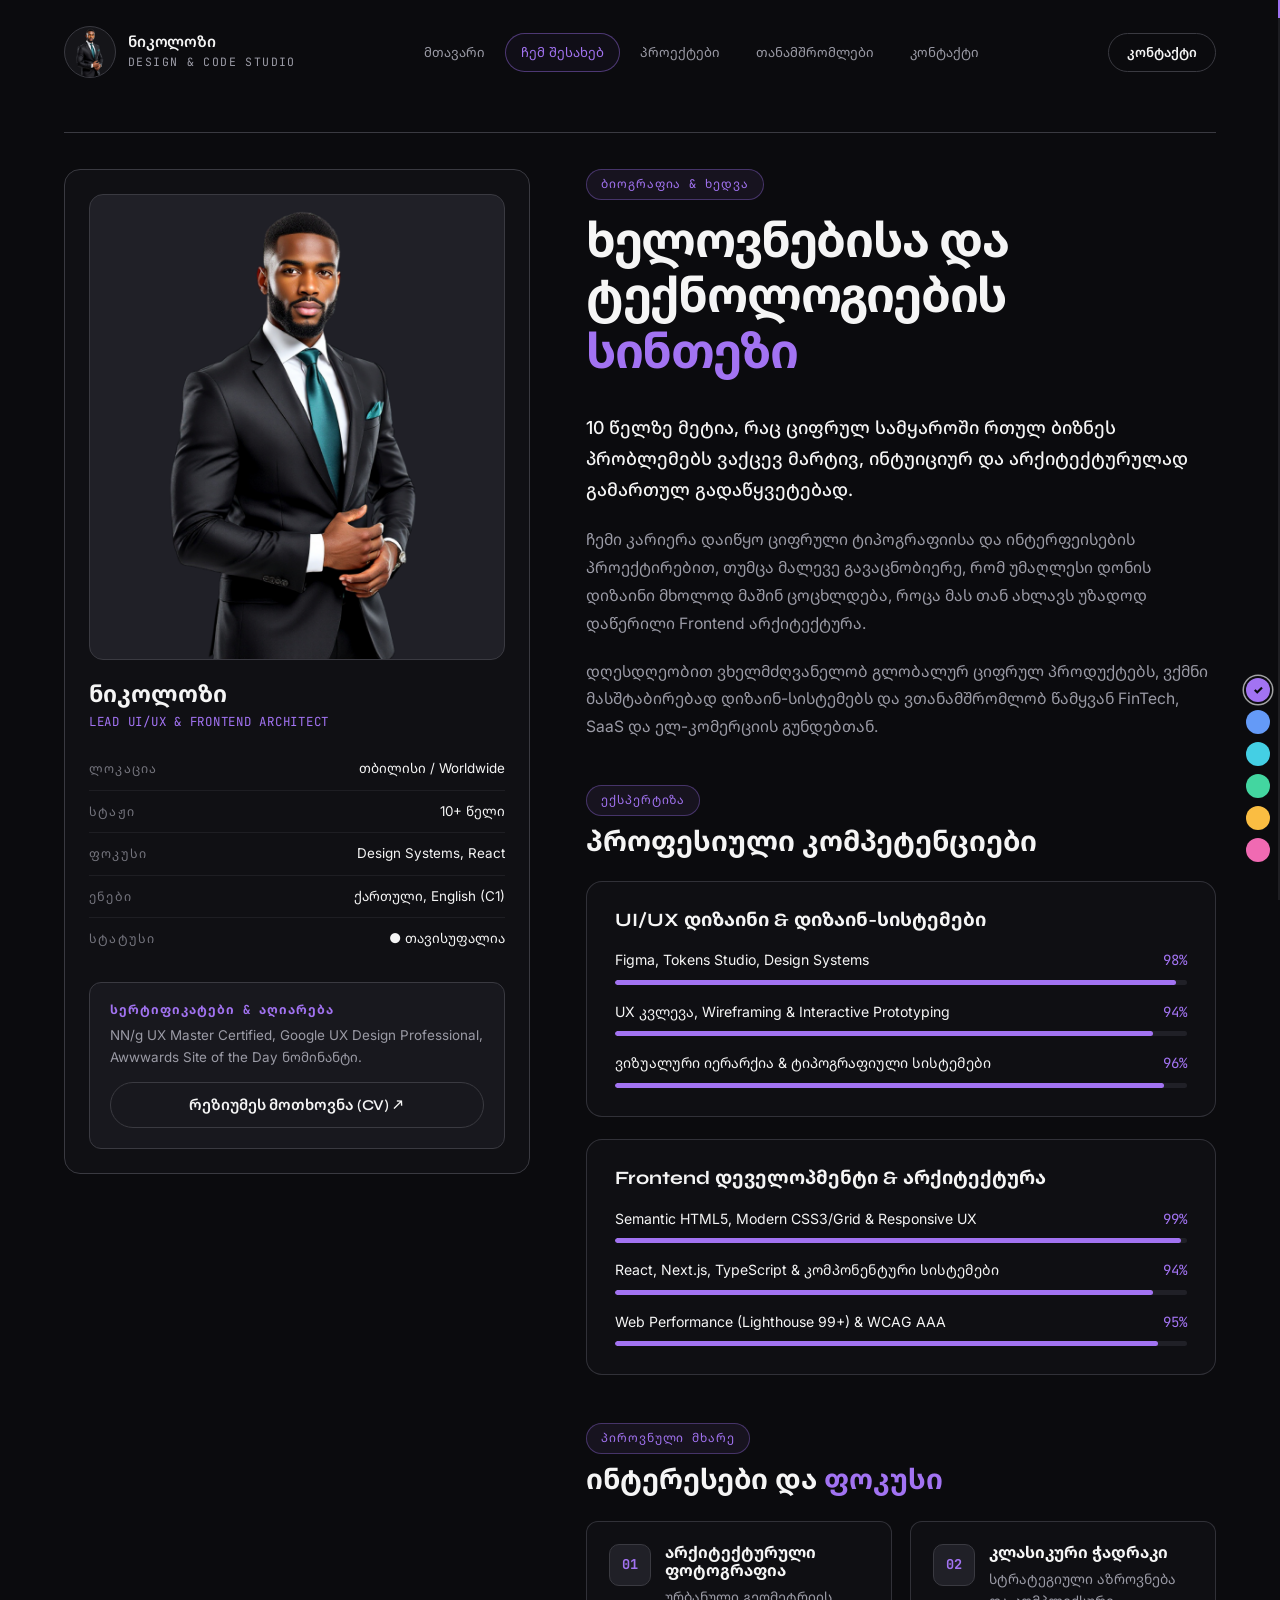
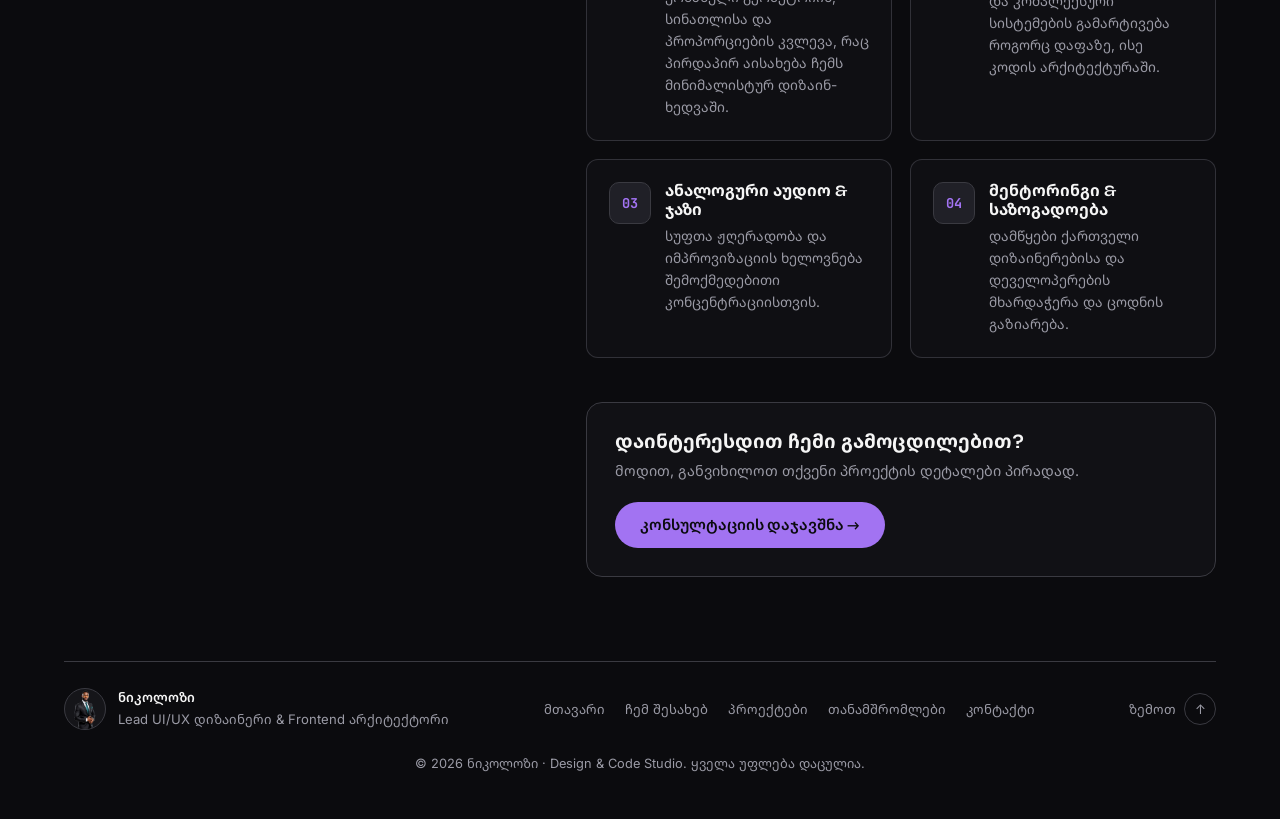
<file: about.html>
<!DOCTYPE html>
<html lang="ka">
<head>
  <meta charset="UTF-8">
  <meta name="viewport" content="width=device-width, initial-scale=1.0">
  <meta name="theme-color" content="#0b0b0e">
  <title>ჩემ შესახებ — ნიკოლოზი | Lead UI/UX დიზაინერი &amp; Frontend არქიტექტორი</title>
  <meta name="description" content="ნიკოლოზის დეტალური ბიოგრაფია, 10+ წლიანი გამოცდილება, ტექნოლოგიური უნარები, კარიერული გზა და ინტერესები.">

  <!-- Google Fonts: Syne, Inter, JetBrains Mono & Noto Sans Georgian -->
  <link rel="preconnect" href="https://fonts.googleapis.com">
  <link rel="preconnect" href="https://fonts.gstatic.com" crossorigin>
  <link href="https://fonts.googleapis.com/css2?family=Inter:wght@300;400;500;600;700&family=JetBrains+Mono:wght@400;500;600;700&family=Noto+Sans+Georgian:wght@300;400;500;600;700;800&family=Syne:wght@600;700;800&display=swap" rel="stylesheet">

  <!-- Restore Dynamic HSL Accent Before First Paint -->
  <script>
    (function () {
      try {
        var saved = localStorage.getItem('portfolio-accent');
        var allowed = ['262 83% 70%', '218 90% 68%', '188 75% 58%', '158 64% 55%', '40 95% 62%', '328 82% 68%'];
        if (saved && allowed.indexOf(saved) !== -1) {
          document.documentElement.style.setProperty('--primary', saved);
          document.documentElement.style.setProperty('--ring', saved);
        }
      } catch (e) {}
    })();
  </script>

  <!-- Master Architectural Stylesheet -->
  <link rel="stylesheet" href="assets/css/style.css">

  <style>
    .about-hero {
      padding: calc(var(--header-height) + 28px) 0 60px 0;
      position: relative;
    }

    .about-frame {
      border-top: 1px solid hsl(var(--border));
      padding-top: 36px;
    }

    .about-grid {
      display: grid;
      grid-template-columns: 0.85fr 1.15fr;
      gap: 56px;
      align-items: flex-start;
    }

    .about-profile-card {
      position: sticky;
      top: 120px;
      background: hsl(var(--card) / 0.65);
      border: 1px solid hsl(var(--border));
      border-radius: var(--radius-lg);
      padding: 24px;
    }

    .about-image-holder {
      border-radius: 14px;
      overflow: hidden;
      background: hsl(var(--muted));
      aspect-ratio: 1 / 1.12;
      margin-bottom: 22px;
      border: 1px solid hsl(var(--border));
    }

    .about-image-holder img {
      width: 100%;
      height: 100%;
      object-fit: cover;
      object-position: top center;
    }

    .aside-highlight-box {
      background: hsl(var(--muted) / 0.55);
      border: 1px solid hsl(var(--border));
      border-radius: var(--radius-md);
      padding: 20px;
      margin-top: 22px;
    }

    .about-content-body h1 {
      font-size: clamp(2rem, 4vw, 3rem);
      margin-bottom: 20px;
      letter-spacing: -0.025em;
    }

    .lead-paragraph {
      font-size: 1.12rem;
      line-height: 1.75;
      color: hsl(var(--foreground));
      margin-bottom: 20px;
      font-weight: 500;
    }

    .bio-text {
      font-size: 0.98rem;
      line-height: 1.78;
      color: hsl(var(--muted-foreground));
      margin-bottom: 20px;
    }

    .skills-category {
      background: hsl(var(--card) / 0.55);
      border: 1px solid hsl(var(--border) / 0.8);
      border-radius: var(--radius-lg);
      padding: 28px;
      margin-bottom: 22px;
      transition: border-color var(--transition-normal);
    }

    .skills-category:hover {
      border-color: hsl(var(--primary) / 0.5);
    }

    .skills-category h3 {
      font-size: 1.18rem;
      margin-bottom: 18px;
      display: flex;
      align-items: center;
      gap: 10px;
    }

    .skill-bar-wrap {
      margin-bottom: 16px;
    }

    .skill-bar-wrap:last-child {
      margin-bottom: 0;
    }

    .skill-info {
      display: flex;
      justify-content: space-between;
      gap: 12px;
      margin-bottom: 8px;
      font-size: 0.88rem;
      color: hsl(var(--foreground));
    }

    .skill-progress-bg {
      height: 5px;
      background: hsl(var(--muted));
      border-radius: var(--radius-full);
      overflow: hidden;
    }

    .skill-progress-fill {
      height: 100%;
      background: hsl(var(--primary));
      border-radius: var(--radius-full);
    }

    .hobbies-grid {
      display: grid;
      grid-template-columns: repeat(2, 1fr);
      gap: 18px;
      margin-top: 24px;
    }

    .hobby-card {
      background: hsl(var(--card) / 0.55);
      border: 1px solid hsl(var(--border) / 0.8);
      border-radius: var(--radius-md);
      padding: 22px;
      display: flex;
      align-items: flex-start;
      gap: 14px;
      transition: border-color var(--transition-normal), transform var(--transition-normal);
    }

    .hobby-card:hover {
      border-color: hsl(var(--primary) / 0.5);
      transform: translateY(-2px);
    }

    .hobby-icon {
      width: 42px;
      height: 42px;
      border-radius: 10px;
      background: hsl(var(--muted));
      border: 1px solid hsl(var(--border));
      color: hsl(var(--primary));
      font-family: var(--font-mono);
      font-size: 0.85rem;
      font-weight: 700;
      display: flex;
      align-items: center;
      justify-content: center;
      flex-shrink: 0;
    }

    .hobby-info h4 {
      font-size: 1rem;
      margin-bottom: 6px;
    }

    .hobby-info p {
      font-size: 0.86rem;
      color: hsl(var(--muted-foreground));
      line-height: 1.6;
    }

    @media (max-width: 1024px) {
      .about-grid {
        grid-template-columns: 1fr;
        gap: 40px;
      }
      .about-profile-card {
        position: static;
        max-width: 440px;
      }
    }

    @media (max-width: 768px) {
      .hobbies-grid {
        grid-template-columns: 1fr;
      }
      .skills-category {
        padding: 22px 18px;
      }
    }
  </style>
</head>
<body id="top">
  <!-- Custom Dynamic Accent Cursor -->
  <div class="custom-cursor-dot" aria-hidden="true"></div>
  <div class="custom-cursor-ring" aria-hidden="true"></div>

  <!-- Right-Edge 2px Vertical Scroll Progress Bar -->
  <div class="scroll-progress-track" aria-hidden="true">
    <div class="scroll-progress-bar"></div>
  </div>

  <!-- Bottom-Left Fixed Social Rail -->
  <aside class="floating-social-rail" aria-label="სოციალური ქსელები">
    <a href="https://github.com" target="_blank" rel="noopener noreferrer" aria-label="GitHub" title="GitHub">
      <svg width="17" height="17" viewBox="0 0 24 24" fill="none" stroke="currentColor" stroke-width="1.8" stroke-linecap="round" stroke-linejoin="round" aria-hidden="true"><path d="M15 22v-4a4.8 4.8 0 0 0-1-3.5c3 0 6-2 6-5.5.08-1.25-.27-2.48-1-3.5.28-1.15.28-2.35 0-3.5 0 0-1 0-3 1.5-2.64-.5-5.36-.5-8 0C6 2 5 2 5 2c-.3 1.15-.3 2.35 0 3.5A5.403 5.403 0 0 0 4 9c0 3.5 3 5.5 6 5.5-.39.49-.68 1.05-.85 1.65-.17.6-.22 1.23-.15 1.85v4"/><path d="M9 18c-4.51 2-5-2-7-2"/></svg>
    </a>
    <a href="https://linkedin.com" target="_blank" rel="noopener noreferrer" aria-label="LinkedIn" title="LinkedIn">
      <svg width="17" height="17" viewBox="0 0 24 24" fill="none" stroke="currentColor" stroke-width="1.8" stroke-linecap="round" stroke-linejoin="round" aria-hidden="true"><path d="M16 8a6 6 0 0 1 6 6v7h-4v-7a2 2 0 0 0-2-2 2 2 0 0 0-2 2v7h-4v-7a6 6 0 0 1 6-6z"/><rect width="4" height="12" x="2" y="9"/><circle cx="4" cy="4" r="2"/></svg>
    </a>
    <a href="https://dribbble.com" target="_blank" rel="noopener noreferrer" aria-label="Dribbble" title="Dribbble">
      <svg width="17" height="17" viewBox="0 0 24 24" fill="none" stroke="currentColor" stroke-width="1.8" stroke-linecap="round" stroke-linejoin="round" aria-hidden="true"><circle cx="12" cy="12" r="10"/><path d="M19.13 5.09C15.22 9.14 10 10.44 2.25 10.94"/><path d="M21.75 12.84c-6.62-1.41-12.14 1-16.38 6.32"/><path d="M8.56 2.75c4.37 6 6 9.42 8 17.72"/></svg>
    </a>
    <a href="https://behance.net" target="_blank" rel="noopener noreferrer" aria-label="Behance" title="Behance">
      <svg width="17" height="17" viewBox="0 0 24 24" fill="none" stroke="currentColor" stroke-width="1.8" stroke-linecap="round" stroke-linejoin="round" aria-hidden="true"><path d="M3 6h6a3 3 0 0 1 0 6 3.5 3.5 0 0 1 0 7H3V6z"/><path d="M3 12h6"/><path d="M14 15h7a3.5 3.5 0 1 0-3.5 3.5c1.3 0 2.4-.6 3-1.5"/><path d="M15 9h5"/></svg>
    </a>
  </aside>

  <!-- Bottom-Right Fixed 6-Color Dynamic Accent Picker -->
  <aside class="accent-switcher" aria-label="აქცენტის ფერის არჩევა">
    <button type="button" class="accent-dot-btn" data-accent-hsl="262 83% 70%" style="background-color: hsl(262, 83%, 70%);" aria-label="იისფერი აქცენტი" aria-pressed="true" title="Violet">✓</button>
    <button type="button" class="accent-dot-btn" data-accent-hsl="218 90% 68%" style="background-color: hsl(218, 90%, 68%);" aria-label="ლურჯი აქცენტი" aria-pressed="false" title="Blue"></button>
    <button type="button" class="accent-dot-btn" data-accent-hsl="188 75% 58%" style="background-color: hsl(188, 75%, 58%);" aria-label="ცისფერი აქცენტი" aria-pressed="false" title="Cyan"></button>
    <button type="button" class="accent-dot-btn" data-accent-hsl="158 64% 55%" style="background-color: hsl(158, 64%, 55%);" aria-label="ზურმუხტისფერი აქცენტი" aria-pressed="false" title="Emerald"></button>
    <button type="button" class="accent-dot-btn" data-accent-hsl="40 95% 62%" style="background-color: hsl(40, 95%, 62%);" aria-label="ქარვისფერი აქცენტი" aria-pressed="false" title="Amber"></button>
    <button type="button" class="accent-dot-btn" data-accent-hsl="328 82% 68%" style="background-color: hsl(328, 82%, 68%);" aria-label="მაჯენტა აქცენტი" aria-pressed="false" title="Magenta"></button>
  </aside>

  <!-- ==========================================================================
       FIXED ARCHITECTURAL HEADER & MOBILE BURGER MENU (<= 768px)
       ========================================================================== -->
  <header class="site-header">
    <div class="site-header-bg" aria-hidden="true"></div>
    <div class="container header-container">
      <a href="index.html" class="site-logo" aria-label="ნიკოლოზი — მთავარი">
        <div class="logo-avatar">
          <img src="assets/images/profile.png" alt="ნიკოლოზი">
        </div>
        <div class="logo-text">
          <span class="logo-name">ნიკოლოზი</span>
          <span class="logo-sub">Design &amp; Code Studio</span>
        </div>
      </a>

      <nav class="main-nav" id="main-navigation" aria-label="მთავარი ნავიგაცია">
        <ul class="nav-list">
          <li><a href="index.html" class="nav-link">მთავარი</a></li>
          <li><a href="about.html" class="nav-link active" aria-current="page">ჩემ შესახებ</a></li>
          <li><a href="projects.html" class="nav-link">პროექტები</a></li>
          <li><a href="index.html#employees" class="nav-link">თანამშრომლები</a></li>
          <li><a href="contact.html" class="nav-link">კონტაქტი</a></li>
        </ul>

        <div class="nav-drawer-footer">
          <a href="contact.html" class="pill-btn pill-btn-primary">დამიკავშირდით →</a>
        </div>
      </nav>

      <div class="header-actions">
        <a href="contact.html" class="header-cv-btn">კონტაქტი</a>
        <button type="button" id="burger-btn" class="mobile-nav-toggle" aria-label="მენიუს გახსნა/დახურვა" aria-expanded="false" aria-controls="main-navigation">
          <span class="hamburger-box" aria-hidden="true">
            <span class="hamburger-line"></span>
            <span class="hamburger-line"></span>
            <span class="hamburger-line"></span>
          </span>
        </button>
      </div>
    </div>
  </header>

  <main>
    <section class="about-hero">
      <div class="container">
        <div class="about-frame">
          <div class="about-grid">

            <!-- Left Sticky Profile Card -->
            <aside class="about-profile-card" aria-label="პროფილის მოკლე მონაცემები">
              <div class="about-image-holder">
                <img src="assets/images/profile.png" alt="ნიკოლოზი — პორტრეტი">
              </div>

              <h2 style="font-size: 1.45rem; margin-bottom: 4px;">ნიკოლოზი</h2>
              <p class="font-mono text-primary" style="font-size: 0.78rem; letter-spacing: 0.06em; text-transform: uppercase; margin-bottom: 16px;">Lead UI/UX &amp; Frontend Architect</p>

              <dl class="meta-dl">
                <div class="meta-row">
                  <dt>ლოკაცია</dt>
                  <dd>თბილისი / Worldwide</dd>
                </div>
                <div class="meta-row">
                  <dt>სტაჟი</dt>
                  <dd>10+ წელი</dd>
                </div>
                <div class="meta-row">
                  <dt>ფოკუსი</dt>
                  <dd>Design Systems, React</dd>
                </div>
                <div class="meta-row">
                  <dt>ენები</dt>
                  <dd>ქართული, English (C1)</dd>
                </div>
                <div class="meta-row">
                  <dt>სტატუსი</dt>
                  <dd class="text-primary">● თავისუფალია</dd>
                </div>
              </dl>

              <div class="aside-highlight-box">
                <h4 class="font-mono text-primary" style="font-size: 0.78rem; text-transform: uppercase; letter-spacing: 0.08em; margin-bottom: 8px;">სერტიფიკატები &amp; აღიარება</h4>
                <p class="text-muted" style="font-size: 0.84rem; line-height: 1.6; margin-bottom: 14px;">
                  NN/g UX Master Certified, Google UX Design Professional, Awwwards Site of the Day ნომინანტი.
                </p>
                <a href="contact.html" class="pill-btn pill-btn-outline" style="width: 100%;">რეზიუმეს მოთხოვნა (CV) ↗</a>
              </div>
            </aside>

            <!-- Right Narrative & Competencies -->
            <div class="about-content-body">
              <header style="margin-bottom: 32px;">
                <span class="badge" style="margin-bottom: 14px;">ბიოგრაფია &amp; ხედვა</span>
                <h1>ხელოვნებისა და ტექნოლოგიების <span class="text-primary">სინთეზი</span></h1>
              </header>

              <article style="margin-bottom: 44px;">
                <p class="lead-paragraph">
                  10 წელზე მეტია, რაც ციფრულ სამყაროში რთულ ბიზნეს პრობლემებს ვაქცევ მარტივ, ინტუიციურ და არქიტექტურულად გამართულ გადაწყვეტებად.
                </p>
                <p class="bio-text">
                  ჩემი კარიერა დაიწყო ციფრული ტიპოგრაფიისა და ინტერფეისების პროექტირებით, თუმცა მალევე გავაცნობიერე, რომ უმაღლესი დონის დიზაინი მხოლოდ მაშინ ცოცხლდება, როცა მას თან ახლავს უზადოდ დაწერილი Frontend არქიტექტურა.
                </p>
                <p class="bio-text">
                  დღესდღეობით ვხელმძღვანელობ გლობალურ ციფრულ პროდუქტებს, ვქმნი მასშტაბირებად დიზაინ-სისტემებს და ვთანამშრომლობ წამყვან FinTech, SaaS და ელ-კომერციის გუნდებთან.
                </p>
              </article>

              <!-- Skills Matrix -->
              <section style="margin-bottom: 48px;" aria-label="პროფესიული უნარები">
                <header style="margin-bottom: 22px;">
                  <span class="badge" style="margin-bottom: 10px;">ექსპერტიზა</span>
                  <h2 style="font-size: 1.75rem;">პროფესიული კომპეტენციები</h2>
                </header>

                <article class="skills-category">
                  <h3>UI/UX დიზაინი &amp; დიზაინ-სისტემები</h3>
                  <div class="skill-bar-wrap">
                    <div class="skill-info">
                      <span>Figma, Tokens Studio, Design Systems</span>
                      <span class="font-mono text-primary">98%</span>
                    </div>
                    <div class="skill-progress-bg"><div class="skill-progress-fill" style="width: 98%;"></div></div>
                  </div>
                  <div class="skill-bar-wrap">
                    <div class="skill-info">
                      <span>UX კვლევა, Wireframing &amp; Interactive Prototyping</span>
                      <span class="font-mono text-primary">94%</span>
                    </div>
                    <div class="skill-progress-bg"><div class="skill-progress-fill" style="width: 94%;"></div></div>
                  </div>
                  <div class="skill-bar-wrap">
                    <div class="skill-info">
                      <span>ვიზუალური იერარქია &amp; ტიპოგრაფიული სისტემები</span>
                      <span class="font-mono text-primary">96%</span>
                    </div>
                    <div class="skill-progress-bg"><div class="skill-progress-fill" style="width: 96%;"></div></div>
                  </div>
                </article>

                <article class="skills-category">
                  <h3>Frontend დეველოპმენტი &amp; არქიტექტურა</h3>
                  <div class="skill-bar-wrap">
                    <div class="skill-info">
                      <span>Semantic HTML5, Modern CSS3/Grid &amp; Responsive UX</span>
                      <span class="font-mono text-primary">99%</span>
                    </div>
                    <div class="skill-progress-bg"><div class="skill-progress-fill" style="width: 99%;"></div></div>
                  </div>
                  <div class="skill-bar-wrap">
                    <div class="skill-info">
                      <span>React, Next.js, TypeScript &amp; კომპონენტური სისტემები</span>
                      <span class="font-mono text-primary">94%</span>
                    </div>
                    <div class="skill-progress-bg"><div class="skill-progress-fill" style="width: 94%;"></div></div>
                  </div>
                  <div class="skill-bar-wrap">
                    <div class="skill-info">
                      <span>Web Performance (Lighthouse 99+) &amp; WCAG AAA</span>
                      <span class="font-mono text-primary">95%</span>
                    </div>
                    <div class="skill-progress-bg"><div class="skill-progress-fill" style="width: 95%;"></div></div>
                  </div>
                </article>
              </section>

              <!-- Hobbies -->
              <section style="margin-bottom: 44px;" aria-label="ჰობი და ინტერესები">
                <header style="margin-bottom: 18px;">
                  <span class="badge" style="margin-bottom: 10px;">პიროვნული მხარე</span>
                  <h2 style="font-size: 1.75rem;">ინტერესები და <span class="text-primary">ფოკუსი</span></h2>
                </header>

                <div class="hobbies-grid">
                  <article class="hobby-card">
                    <div class="hobby-icon" aria-hidden="true">01</div>
                    <div class="hobby-info">
                      <h4>არქიტექტურული ფოტოგრაფია</h4>
                      <p>ურბანული გეომეტრიის, სინათლისა და პროპორციების კვლევა, რაც პირდაპირ აისახება ჩემს მინიმალისტურ დიზაინ-ხედვაში.</p>
                    </div>
                  </article>

                  <article class="hobby-card">
                    <div class="hobby-icon" aria-hidden="true">02</div>
                    <div class="hobby-info">
                      <h4>კლასიკური ჭადრაკი</h4>
                      <p>სტრატეგიული აზროვნება და კომპლექსური სისტემების გამარტივება როგორც დაფაზე, ისე კოდის არქიტექტურაში.</p>
                    </div>
                  </article>

                  <article class="hobby-card">
                    <div class="hobby-icon" aria-hidden="true">03</div>
                    <div class="hobby-info">
                      <h4>ანალოგური აუდიო &amp; ჯაზი</h4>
                      <p>სუფთა ჟღერადობა და იმპროვიზაციის ხელოვნება შემოქმედებითი კონცენტრაციისთვის.</p>
                    </div>
                  </article>

                  <article class="hobby-card">
                    <div class="hobby-icon" aria-hidden="true">04</div>
                    <div class="hobby-info">
                      <h4>მენტორინგი &amp; საზოგადოება</h4>
                      <p>დამწყები ქართველი დიზაინერებისა და დეველოპერების მხარდაჭერა და ცოდნის გაზიარება.</p>
                    </div>
                  </article>
                </div>
              </section>

              <div style="background: hsl(var(--card) / 0.65); border: 1px solid hsl(var(--border)); border-radius: var(--radius-lg); padding: 28px; display: flex; align-items: center; justify-content: space-between; gap: 20px; flex-wrap: wrap;">
                <div>
                  <h3 style="font-size: 1.2rem; margin-bottom: 6px;">დაინტერესდით ჩემი გამოცდილებით?</h3>
                  <p class="text-muted" style="font-size: 0.9rem;">მოდით, განვიხილოთ თქვენი პროექტის დეტალები პირადად.</p>
                </div>
                <a href="contact.html" class="pill-btn pill-btn-primary">კონსულტაციის დაჯავშნა →</a>
              </div>
            </div>

          </div>
        </div>
      </div>
    </section>
  </main>

  <footer class="site-footer">
    <div class="container">
      <div class="footer-arch-bar">
        <div class="footer-arch-brand">
          <div class="logo-avatar" style="width: 42px; height: 42px;">
            <img src="assets/images/profile.png" alt="ნიკოლოზი">
          </div>
          <div class="footer-arch-meta">
            <strong>ნიკოლოზი</strong>
            <span>Lead UI/UX დიზაინერი &amp; Frontend არქიტექტორი</span>
          </div>
        </div>

        <nav class="footer-arch-nav" aria-label="ქვედა ნავიგაცია">
          <a href="index.html">მთავარი</a>
          <a href="about.html">ჩემ შესახებ</a>
          <a href="projects.html">პროექტები</a>
          <a href="index.html#employees">თანამშრომლები</a>
          <a href="contact.html">კონტაქტი</a>
        </nav>

        <a href="#top" class="back-to-top" aria-label="ზემოთ დაბრუნება">
          <span>ზემოთ</span>
          <span class="back-to-top-circle" aria-hidden="true">↑</span>
        </a>
      </div>

      <p class="footer-copyright">
        © 2026 ნიკოლოზი · Design &amp; Code Studio. ყველა უფლება დაცულია.
      </p>
    </div>
  </footer>

  <script src="assets/js/main.js"></script>
</body>
</html>
</file>
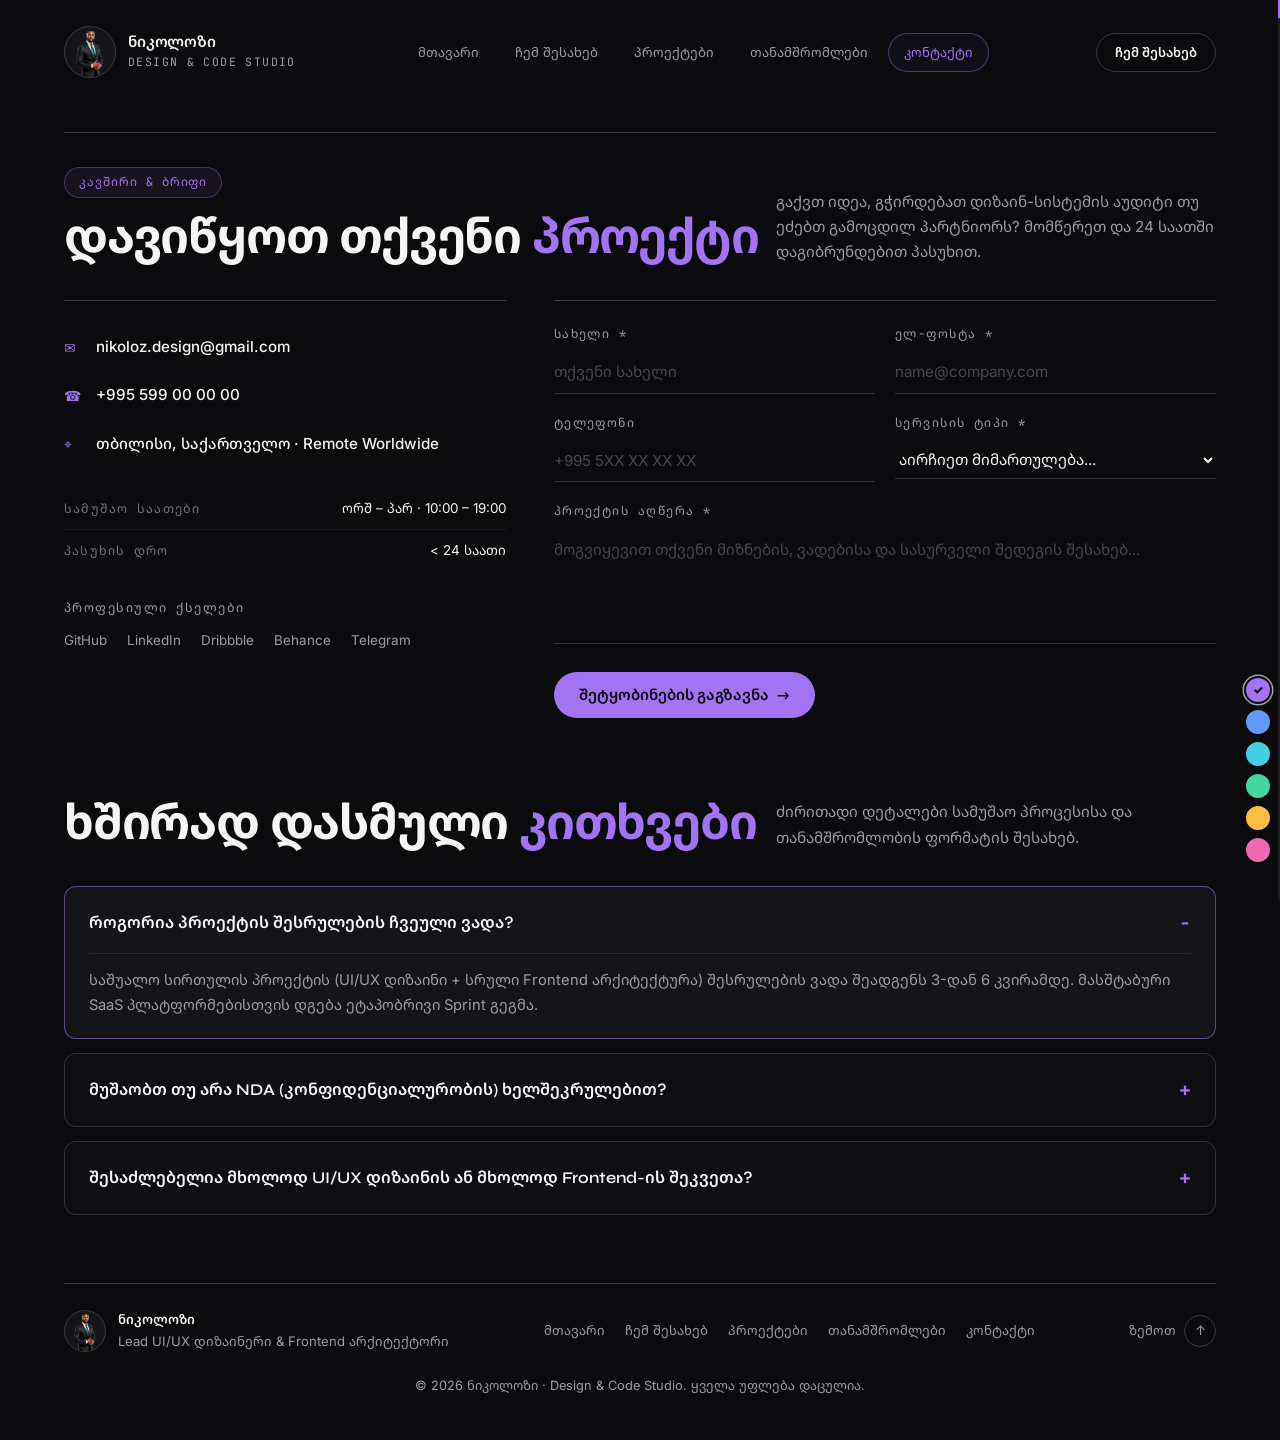
<file: contact.html>
<!DOCTYPE html>
<html lang="ka">
<head>
  <meta charset="UTF-8">
  <meta name="viewport" content="width=device-width, initial-scale=1.0">
  <meta name="theme-color" content="#0b0b0e">
  <title>კონტაქტი — ნიკოლოზი | Lead UI/UX დიზაინერი &amp; Frontend არქიტექტორი</title>
  <meta name="description" content="დაუკავშირდით ნიკოლოზს ახალი პროექტების განსახილველად, კონსულტაციისთვის ან პარტნიორობისთვის.">

  <!-- Google Fonts: Syne, Inter, JetBrains Mono & Noto Sans Georgian -->
  <link rel="preconnect" href="https://fonts.googleapis.com">
  <link rel="preconnect" href="https://fonts.gstatic.com" crossorigin>
  <link href="https://fonts.googleapis.com/css2?family=Inter:wght@300;400;500;600;700&family=JetBrains+Mono:wght@400;500;600;700&family=Noto+Sans+Georgian:wght@300;400;500;600;700;800&family=Syne:wght@600;700;800&display=swap" rel="stylesheet">

  <!-- Restore Dynamic HSL Accent Before First Paint -->
  <script>
    (function () {
      try {
        var saved = localStorage.getItem('portfolio-accent');
        var allowed = ['262 83% 70%', '218 90% 68%', '188 75% 58%', '158 64% 55%', '40 95% 62%', '328 82% 68%'];
        if (saved && allowed.indexOf(saved) !== -1) {
          document.documentElement.style.setProperty('--primary', saved);
          document.documentElement.style.setProperty('--ring', saved);
        }
      } catch (e) {}
    })();
  </script>

  <!-- Master Architectural Stylesheet -->
  <link rel="stylesheet" href="assets/css/style.css">

  <style>
    .contact-page-hero {
      padding: calc(var(--header-height) + 28px) 0 40px 0;
    }

    .contact-page-frame {
      border-top: 1px solid hsl(var(--border));
      padding-top: 34px;
    }

    select.arch-input option {
      background-color: #13131a;
      color: #f5f5f5;
    }

    .faq-list {
      display: flex;
      flex-direction: column;
      gap: 14px;
    }

    details.faq-item {
      background: hsl(var(--card) / 0.55);
      border: 1px solid hsl(var(--border) / 0.8);
      border-radius: var(--radius-md);
      padding: 20px 24px;
      cursor: pointer;
      transition: border-color var(--transition-fast);
    }

    details.faq-item[open] {
      border-color: hsl(var(--primary) / 0.55);
      background: hsl(var(--card));
    }

    summary.faq-question {
      font-family: var(--font-display);
      font-size: 1.02rem;
      font-weight: 600;
      color: hsl(var(--foreground));
      list-style: none;
      display: flex;
      justify-content: space-between;
      align-items: center;
      gap: 16px;
      user-select: none;
    }

    summary.faq-question::-webkit-details-marker {
      display: none;
    }

    summary.faq-question::after {
      content: '+';
      font-family: var(--font-mono);
      font-size: 1.25rem;
      color: hsl(var(--primary));
      flex-shrink: 0;
    }

    details[open] summary.faq-question::after {
      content: '−';
    }

    .faq-answer {
      margin-top: 14px;
      padding-top: 14px;
      border-top: 1px solid hsl(var(--border) / 0.5);
      font-size: 0.92rem;
      line-height: 1.7;
      color: hsl(var(--muted-foreground));
    }
  </style>
</head>
<body id="top">
  <!-- Custom Dynamic Accent Cursor -->
  <div class="custom-cursor-dot" aria-hidden="true"></div>
  <div class="custom-cursor-ring" aria-hidden="true"></div>

  <!-- Right-Edge 2px Vertical Scroll Progress Bar -->
  <div class="scroll-progress-track" aria-hidden="true">
    <div class="scroll-progress-bar"></div>
  </div>

  <!-- Bottom-Left Fixed Social Rail -->
  <aside class="floating-social-rail" aria-label="სოციალური ქსელები">
    <a href="https://github.com" target="_blank" rel="noopener noreferrer" aria-label="GitHub" title="GitHub">
      <svg width="17" height="17" viewBox="0 0 24 24" fill="none" stroke="currentColor" stroke-width="1.8" stroke-linecap="round" stroke-linejoin="round" aria-hidden="true"><path d="M15 22v-4a4.8 4.8 0 0 0-1-3.5c3 0 6-2 6-5.5.08-1.25-.27-2.48-1-3.5.28-1.15.28-2.35 0-3.5 0 0-1 0-3 1.5-2.64-.5-5.36-.5-8 0C6 2 5 2 5 2c-.3 1.15-.3 2.35 0 3.5A5.403 5.403 0 0 0 4 9c0 3.5 3 5.5 6 5.5-.39.49-.68 1.05-.85 1.65-.17.6-.22 1.23-.15 1.85v4"/><path d="M9 18c-4.51 2-5-2-7-2"/></svg>
    </a>
    <a href="https://linkedin.com" target="_blank" rel="noopener noreferrer" aria-label="LinkedIn" title="LinkedIn">
      <svg width="17" height="17" viewBox="0 0 24 24" fill="none" stroke="currentColor" stroke-width="1.8" stroke-linecap="round" stroke-linejoin="round" aria-hidden="true"><path d="M16 8a6 6 0 0 1 6 6v7h-4v-7a2 2 0 0 0-2-2 2 2 0 0 0-2 2v7h-4v-7a6 6 0 0 1 6-6z"/><rect width="4" height="12" x="2" y="9"/><circle cx="4" cy="4" r="2"/></svg>
    </a>
    <a href="https://dribbble.com" target="_blank" rel="noopener noreferrer" aria-label="Dribbble" title="Dribbble">
      <svg width="17" height="17" viewBox="0 0 24 24" fill="none" stroke="currentColor" stroke-width="1.8" stroke-linecap="round" stroke-linejoin="round" aria-hidden="true"><circle cx="12" cy="12" r="10"/><path d="M19.13 5.09C15.22 9.14 10 10.44 2.25 10.94"/><path d="M21.75 12.84c-6.62-1.41-12.14 1-16.38 6.32"/><path d="M8.56 2.75c4.37 6 6 9.42 8 17.72"/></svg>
    </a>
    <a href="https://behance.net" target="_blank" rel="noopener noreferrer" aria-label="Behance" title="Behance">
      <svg width="17" height="17" viewBox="0 0 24 24" fill="none" stroke="currentColor" stroke-width="1.8" stroke-linecap="round" stroke-linejoin="round" aria-hidden="true"><path d="M3 6h6a3 3 0 0 1 0 6 3.5 3.5 0 0 1 0 7H3V6z"/><path d="M3 12h6"/><path d="M14 15h7a3.5 3.5 0 1 0-3.5 3.5c1.3 0 2.4-.6 3-1.5"/><path d="M15 9h5"/></svg>
    </a>
  </aside>

  <!-- Bottom-Right Fixed 6-Color Dynamic Accent Picker -->
  <aside class="accent-switcher" aria-label="აქცენტის ფერის არჩევა">
    <button type="button" class="accent-dot-btn" data-accent-hsl="262 83% 70%" style="background-color: hsl(262, 83%, 70%);" aria-label="იისფერი აქცენტი" aria-pressed="true" title="Violet">✓</button>
    <button type="button" class="accent-dot-btn" data-accent-hsl="218 90% 68%" style="background-color: hsl(218, 90%, 68%);" aria-label="ლურჯი აქცენტი" aria-pressed="false" title="Blue"></button>
    <button type="button" class="accent-dot-btn" data-accent-hsl="188 75% 58%" style="background-color: hsl(188, 75%, 58%);" aria-label="ცისფერი აქცენტი" aria-pressed="false" title="Cyan"></button>
    <button type="button" class="accent-dot-btn" data-accent-hsl="158 64% 55%" style="background-color: hsl(158, 64%, 55%);" aria-label="ზურმუხტისფერი აქცენტი" aria-pressed="false" title="Emerald"></button>
    <button type="button" class="accent-dot-btn" data-accent-hsl="40 95% 62%" style="background-color: hsl(40, 95%, 62%);" aria-label="ქარვისფერი აქცენტი" aria-pressed="false" title="Amber"></button>
    <button type="button" class="accent-dot-btn" data-accent-hsl="328 82% 68%" style="background-color: hsl(328, 82%, 68%);" aria-label="მაჯენტა აქცენტი" aria-pressed="false" title="Magenta"></button>
  </aside>

  <header class="site-header">
    <div class="site-header-bg" aria-hidden="true"></div>
    <div class="container header-container">
      <a href="index.html" class="site-logo" aria-label="ნიკოლოზი — მთავარი">
        <div class="logo-avatar">
          <img src="assets/images/profile.png" alt="ნიკოლოზი">
        </div>
        <div class="logo-text">
          <span class="logo-name">ნიკოლოზი</span>
          <span class="logo-sub">Design &amp; Code Studio</span>
        </div>
      </a>

      <nav class="main-nav" id="main-navigation" aria-label="მთავარი ნავიგაცია">
        <ul class="nav-list">
          <li><a href="index.html" class="nav-link">მთავარი</a></li>
          <li><a href="about.html" class="nav-link">ჩემ შესახებ</a></li>
          <li><a href="projects.html" class="nav-link">პროექტები</a></li>
          <li><a href="index.html#employees" class="nav-link">თანამშრომლები</a></li>
          <li><a href="contact.html" class="nav-link active" aria-current="page">კონტაქტი</a></li>
        </ul>

        <div class="nav-drawer-footer">
          <a href="projects.html" class="pill-btn pill-btn-outline">პროექტები ↗</a>
        </div>
      </nav>

      <div class="header-actions">
        <a href="about.html" class="header-cv-btn">ჩემ შესახებ</a>
        <button type="button" id="burger-btn" class="mobile-nav-toggle" aria-label="მენიუს გახსნა/დახურვა" aria-expanded="false" aria-controls="main-navigation">
          <span class="hamburger-box" aria-hidden="true">
            <span class="hamburger-line"></span>
            <span class="hamburger-line"></span>
            <span class="hamburger-line"></span>
          </span>
        </button>
      </div>
    </div>
  </header>

  <main>
    <section class="contact-page-hero">
      <div class="container">
        <div class="contact-page-frame">
          <div class="section-heading-row">
            <div>
              <span class="badge" style="margin-bottom: 14px;">კავშირი &amp; ბრიფი</span>
              <h1 class="section-heading">დავიწყოთ თქვენი <span class="text-primary">პროექტი</span></h1>
            </div>
            <p class="section-desc">
              გაქვთ იდეა, გჭირდებათ დიზაინ-სისტემის აუდიტი თუ ეძებთ გამოცდილ პარტნიორს? მომწერეთ და 24 საათში დაგიბრუნდებით პასუხით.
            </p>
          </div>

          <div class="contact-arch-grid">
            <aside class="contact-arch-info" aria-label="პირდაპირი კონტაქტი">
              <div class="contact-direct-list">
                <a href="mailto:nikoloz.design@gmail.com" class="contact-direct-link">
                  <span class="contact-direct-icon" aria-hidden="true">✉</span>
                  <span>nikoloz.design@gmail.com</span>
                </a>
                <a href="tel:+995599000000" class="contact-direct-link">
                  <span class="contact-direct-icon" aria-hidden="true">☎</span>
                  <span>+995 599 00 00 00</span>
                </a>
                <div class="contact-direct-link">
                  <span class="contact-direct-icon" aria-hidden="true">⌖</span>
                  <span>თბილისი, საქართველო · Remote Worldwide</span>
                </div>
              </div>

              <dl class="meta-dl" style="margin-top: 22px;">
                <div class="meta-row">
                  <dt>სამუშაო საათები</dt>
                  <dd>ორშ – პარ · 10:00 – 19:00</dd>
                </div>
                <div class="meta-row">
                  <dt>პასუხის დრო</dt>
                  <dd class="text-primary">&lt; 24 საათი</dd>
                </div>
              </dl>

              <div class="contact-elsewhere-label">პროფესიული ქსელები</div>
              <div class="contact-elsewhere-links">
                <a href="https://github.com" target="_blank" rel="noopener noreferrer">GitHub</a>
                <a href="https://linkedin.com" target="_blank" rel="noopener noreferrer">LinkedIn</a>
                <a href="https://dribbble.com" target="_blank" rel="noopener noreferrer">Dribbble</a>
                <a href="https://behance.net" target="_blank" rel="noopener noreferrer">Behance</a>
                <a href="https://t.me" target="_blank" rel="noopener noreferrer">Telegram</a>
              </div>
            </aside>

            <form id="arch-contact-form" class="contact-arch-form">
              <div class="contact-form-row-2">
                <div class="arch-field">
                  <label for="user-name" class="arch-label">სახელი *</label>
                  <input type="text" id="user-name" name="name" class="arch-input" placeholder="თქვენი სახელი" required>
                </div>
                <div class="arch-field">
                  <label for="user-email" class="arch-label">ელ-ფოსტა *</label>
                  <input type="email" id="user-email" name="email" class="arch-input" placeholder="name@company.com" required>
                </div>
              </div>

              <div class="contact-form-row-2">
                <div class="arch-field">
                  <label for="user-phone" class="arch-label">ტელეფონი</label>
                  <input type="tel" id="user-phone" name="phone" class="arch-input" placeholder="+995 5XX XX XX XX">
                </div>
                <div class="arch-field">
                  <label for="project-type" class="arch-label">სერვისის ტიპი *</label>
                  <select id="project-type" name="service" class="arch-input" required>
                    <option value="" disabled selected>აირჩიეთ მიმართულება...</option>
                    <option value="ui-ux">UI/UX დიზაინი &amp; პროტოტიპირება</option>
                    <option value="frontend">Frontend არქიტექტურა &amp; დეველოპმენტი</option>
                    <option value="full-web">სრული ვებ-პროდუქტი (End-to-End)</option>
                    <option value="design-system">დიზაინ-სისტემის შექმნა / აუდიტი</option>
                    <option value="consulting">ტექნიკური კონსულტაცია</option>
                  </select>
                </div>
              </div>

              <div class="arch-field">
                <label for="user-message" class="arch-label">პროექტის აღწერა *</label>
                <textarea id="user-message" name="message" rows="4" class="arch-input" placeholder="მოგვიყევით თქვენი მიზნების, ვადებისა და სასურველი შედეგის შესახებ..." required></textarea>
              </div>

              <button type="submit" class="pill-btn pill-btn-primary">
                <span>შეტყობინების გაგზავნა</span>
                <span aria-hidden="true">→</span>
              </button>

              <p id="contact-toast" class="contact-toast" role="status" aria-live="polite"></p>
            </form>
          </div>
        </div>
      </div>
    </section>

    <section class="section-block">
      <div class="container">
        <div class="section-heading-row">
          <h2 class="section-heading">ხშირად დასმული <span class="text-primary">კითხვები</span></h2>
          <p class="section-desc">ძირითადი დეტალები სამუშაო პროცესისა და თანამშრომლობის ფორმატის შესახებ.</p>
        </div>

        <div class="faq-list">
          <details class="faq-item" open>
            <summary class="faq-question">როგორია პროექტის შესრულების ჩვეული ვადა?</summary>
            <div class="faq-answer">
              საშუალო სირთულის პროექტის (UI/UX დიზაინი + სრული Frontend არქიტექტურა) შესრულების ვადა შეადგენს 3-დან 6 კვირამდე. მასშტაბური SaaS პლატფორმებისთვის დგება ეტაპობრივი Sprint გეგმა.
            </div>
          </details>

          <details class="faq-item">
            <summary class="faq-question">მუშაობთ თუ არა NDA (კონფიდენციალურობის) ხელშეკრულებით?</summary>
            <div class="faq-answer">
              დიახ. პროექტის დაწყებამდე შეგვიძლია გავაფორმოთ ორმხრივი კონფიდენციალურობის ხელშეკრულება თქვენი ინტელექტუალური საკუთრების დასაცავად.
            </div>
          </details>

          <details class="faq-item">
            <summary class="faq-question">შესაძლებელია მხოლოდ UI/UX დიზაინის ან მხოლოდ Frontend-ის შეკვეთა?</summary>
            <div class="faq-answer">
              რა თქმა უნდა — შეგიძლიათ შეუკვეთოთ როგორც დამოუკიდებელი Figma დიზაინ-სისტემა, ასევე მზა დიზაინის სუფთა Frontend კოდში გადატანა ან სრული End-to-End ციკლი.
            </div>
          </details>
        </div>
      </div>
    </section>
  </main>

  <footer class="site-footer">
    <div class="container">
      <div class="footer-arch-bar">
        <div class="footer-arch-brand">
          <div class="logo-avatar" style="width: 42px; height: 42px;">
            <img src="assets/images/profile.png" alt="ნიკოლოზი">
          </div>
          <div class="footer-arch-meta">
            <strong>ნიკოლოზი</strong>
            <span>Lead UI/UX დიზაინერი &amp; Frontend არქიტექტორი</span>
          </div>
        </div>

        <nav class="footer-arch-nav" aria-label="ქვედა ნავიგაცია">
          <a href="index.html">მთავარი</a>
          <a href="about.html">ჩემ შესახებ</a>
          <a href="projects.html">პროექტები</a>
          <a href="index.html#employees">თანამშრომლები</a>
          <a href="contact.html">კონტაქტი</a>
        </nav>

        <a href="#top" class="back-to-top" aria-label="ზემოთ დაბრუნება">
          <span>ზემოთ</span>
          <span class="back-to-top-circle" aria-hidden="true">↑</span>
        </a>
      </div>

      <p class="footer-copyright">
        © 2026 ნიკოლოზი · Design &amp; Code Studio. ყველა უფლება დაცულია.
      </p>
    </div>
  </footer>

  <script src="assets/js/main.js"></script>
</body>
</html>
</file>
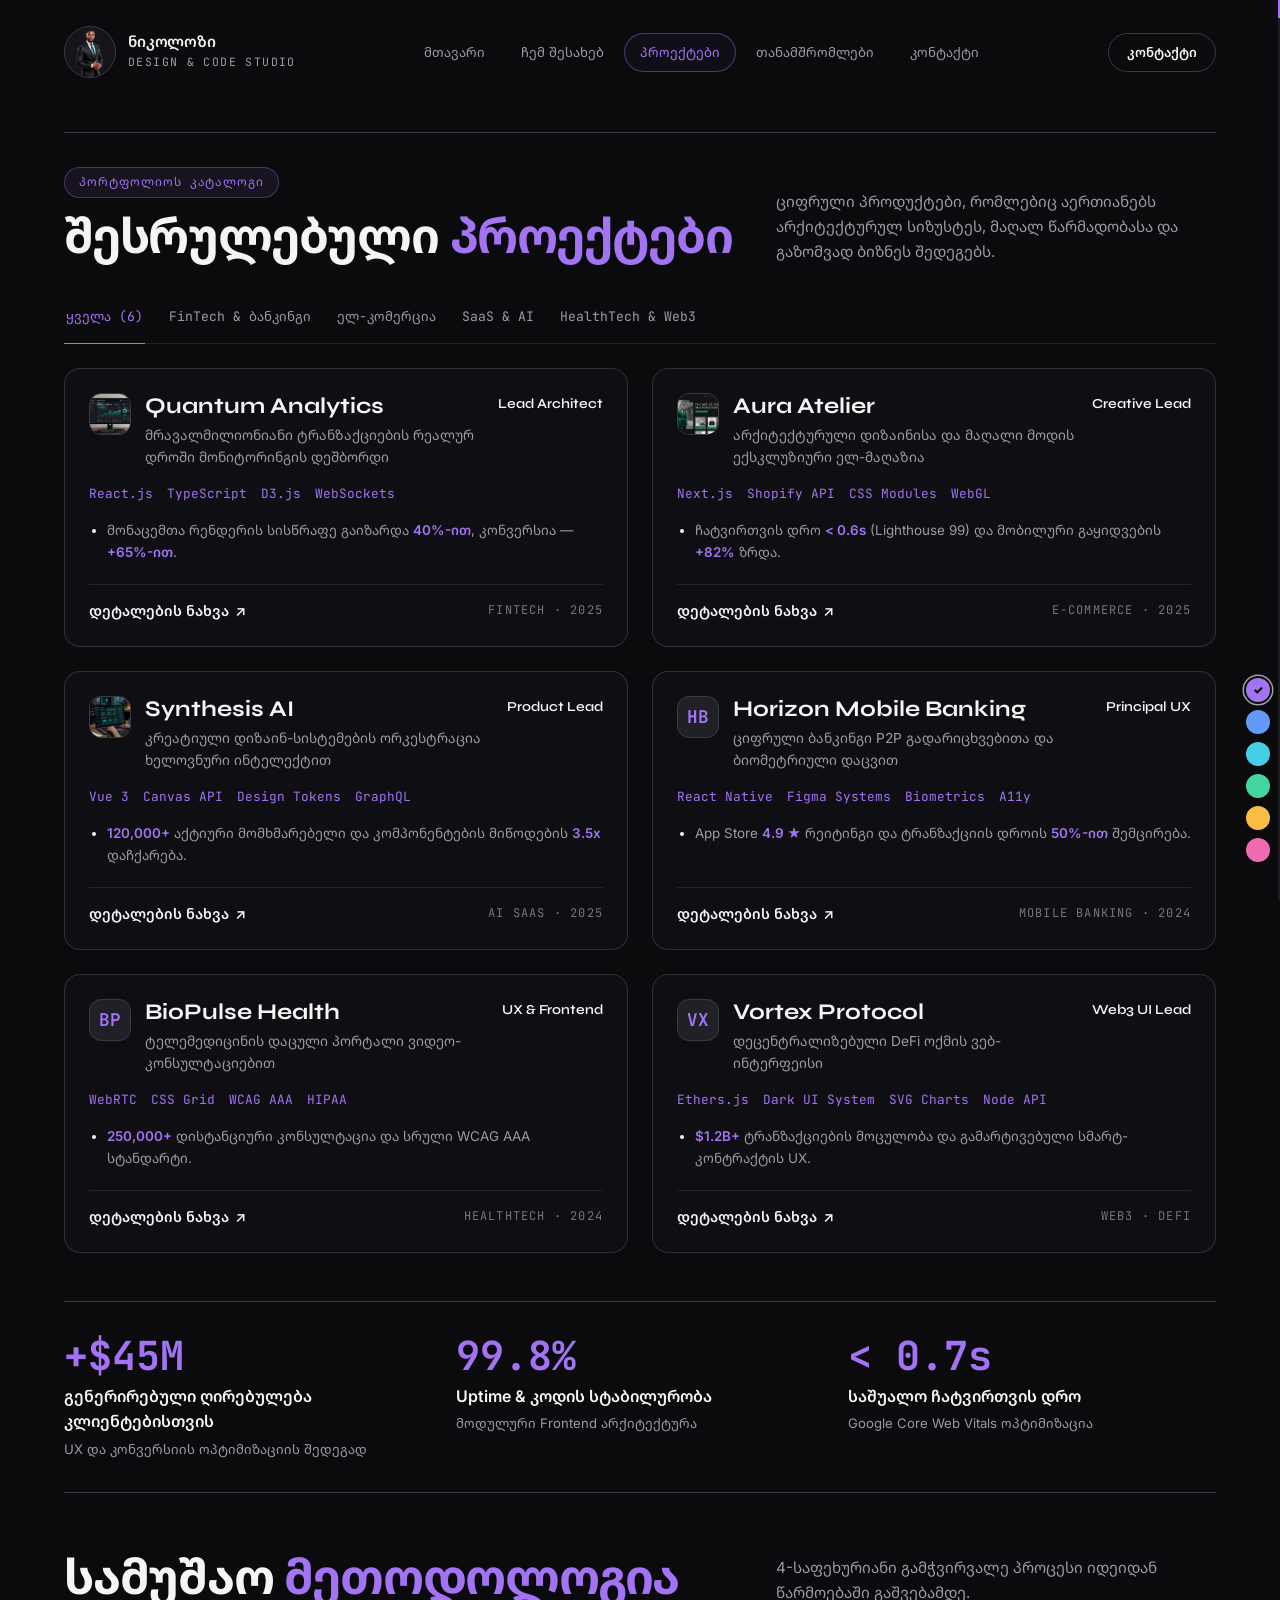
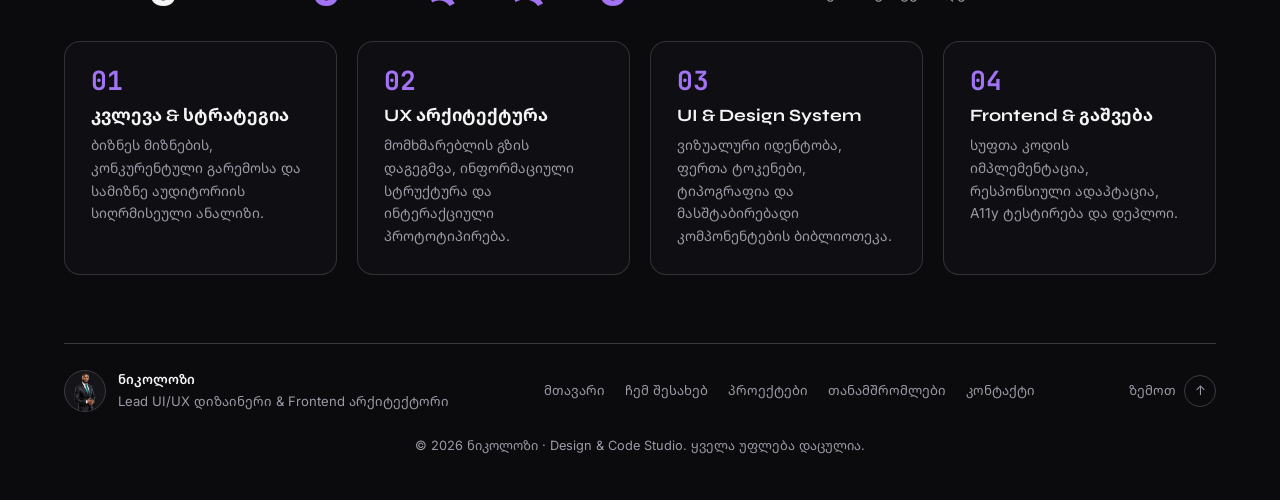
<file: projects.html>
<!DOCTYPE html>
<html lang="ka">
<head>
  <meta charset="UTF-8">
  <meta name="viewport" content="width=device-width, initial-scale=1.0">
  <meta name="theme-color" content="#0b0b0e">
  <title>პროექტები — ნიკოლოზი | Lead UI/UX დიზაინერი &amp; Frontend არქიტექტორი</title>
  <meta name="description" content="ნიკოლოზის შესრულებული სამუშაოების კატალოგი. FinTech, SaaS, Luxury ელ-კომერცია და თანამედროვე ვებ-აპლიკაციები.">

  <!-- Google Fonts: Syne, Inter, JetBrains Mono & Noto Sans Georgian -->
  <link rel="preconnect" href="https://fonts.googleapis.com">
  <link rel="preconnect" href="https://fonts.gstatic.com" crossorigin>
  <link href="https://fonts.googleapis.com/css2?family=Inter:wght@300;400;500;600;700&family=JetBrains+Mono:wght@400;500;600;700&family=Noto+Sans+Georgian:wght@300;400;500;600;700;800&family=Syne:wght@600;700;800&display=swap" rel="stylesheet">

  <!-- Restore Dynamic HSL Accent Before First Paint -->
  <script>
    (function () {
      try {
        var saved = localStorage.getItem('portfolio-accent');
        var allowed = ['262 83% 70%', '218 90% 68%', '188 75% 58%', '158 64% 55%', '40 95% 62%', '328 82% 68%'];
        if (saved && allowed.indexOf(saved) !== -1) {
          document.documentElement.style.setProperty('--primary', saved);
          document.documentElement.style.setProperty('--ring', saved);
        }
      } catch (e) {}
    })();
  </script>

  <!-- Master Architectural Stylesheet -->
  <link rel="stylesheet" href="assets/css/style.css">

  <style>
    .projects-page-hero {
      padding: calc(var(--header-height) + 28px) 0 20px 0;
    }

    .projects-page-frame {
      border-top: 1px solid hsl(var(--border));
      padding-top: 34px;
    }

    .workflow-grid {
      display: grid;
      grid-template-columns: repeat(4, 1fr);
      gap: 20px;
      margin-top: 32px;
    }

    .workflow-step {
      background: hsl(var(--card) / 0.55);
      border: 1px solid hsl(var(--border) / 0.8);
      border-radius: var(--radius-lg);
      padding: 26px;
      transition: border-color var(--transition-normal), transform var(--transition-normal);
    }

    .workflow-step:hover {
      border-color: hsl(var(--primary) / 0.5);
      transform: translateY(-3px);
    }

    .step-number {
      font-family: var(--font-mono);
      font-size: 1.65rem;
      font-weight: 700;
      color: hsl(var(--primary));
      margin-bottom: 12px;
      line-height: 1;
    }

    .workflow-step h4 {
      font-size: 1.08rem;
      margin-bottom: 8px;
    }

    .workflow-step p {
      font-size: 0.86rem;
      color: hsl(var(--muted-foreground));
      line-height: 1.65;
    }

    .impact-strip {
      display: grid;
      grid-template-columns: repeat(3, 1fr);
      gap: 24px;
      border-top: 1px solid hsl(var(--border));
      border-bottom: 1px solid hsl(var(--border));
      padding: 32px 0;
      margin-top: 48px;
    }

    .impact-num {
      font-family: var(--font-mono);
      font-size: clamp(1.8rem, 3.2vw, 2.5rem);
      font-weight: 700;
      color: hsl(var(--primary));
      line-height: 1.1;
    }

    @media (max-width: 1024px) {
      .workflow-grid {
        grid-template-columns: repeat(2, 1fr);
      }
    }

    @media (max-width: 768px) {
      .workflow-grid,
      .impact-strip {
        grid-template-columns: 1fr;
      }
    }
  </style>
</head>
<body id="top">
  <!-- Custom Dynamic Accent Cursor -->
  <div class="custom-cursor-dot" aria-hidden="true"></div>
  <div class="custom-cursor-ring" aria-hidden="true"></div>

  <!-- Right-Edge 2px Vertical Scroll Progress Bar -->
  <div class="scroll-progress-track" aria-hidden="true">
    <div class="scroll-progress-bar"></div>
  </div>

  <!-- Bottom-Left Fixed Social Rail -->
  <aside class="floating-social-rail" aria-label="სოციალური ქსელები">
    <a href="https://github.com" target="_blank" rel="noopener noreferrer" aria-label="GitHub" title="GitHub">
      <svg width="17" height="17" viewBox="0 0 24 24" fill="none" stroke="currentColor" stroke-width="1.8" stroke-linecap="round" stroke-linejoin="round" aria-hidden="true"><path d="M15 22v-4a4.8 4.8 0 0 0-1-3.5c3 0 6-2 6-5.5.08-1.25-.27-2.48-1-3.5.28-1.15.28-2.35 0-3.5 0 0-1 0-3 1.5-2.64-.5-5.36-.5-8 0C6 2 5 2 5 2c-.3 1.15-.3 2.35 0 3.5A5.403 5.403 0 0 0 4 9c0 3.5 3 5.5 6 5.5-.39.49-.68 1.05-.85 1.65-.17.6-.22 1.23-.15 1.85v4"/><path d="M9 18c-4.51 2-5-2-7-2"/></svg>
    </a>
    <a href="https://linkedin.com" target="_blank" rel="noopener noreferrer" aria-label="LinkedIn" title="LinkedIn">
      <svg width="17" height="17" viewBox="0 0 24 24" fill="none" stroke="currentColor" stroke-width="1.8" stroke-linecap="round" stroke-linejoin="round" aria-hidden="true"><path d="M16 8a6 6 0 0 1 6 6v7h-4v-7a2 2 0 0 0-2-2 2 2 0 0 0-2 2v7h-4v-7a6 6 0 0 1 6-6z"/><rect width="4" height="12" x="2" y="9"/><circle cx="4" cy="4" r="2"/></svg>
    </a>
    <a href="https://dribbble.com" target="_blank" rel="noopener noreferrer" aria-label="Dribbble" title="Dribbble">
      <svg width="17" height="17" viewBox="0 0 24 24" fill="none" stroke="currentColor" stroke-width="1.8" stroke-linecap="round" stroke-linejoin="round" aria-hidden="true"><circle cx="12" cy="12" r="10"/><path d="M19.13 5.09C15.22 9.14 10 10.44 2.25 10.94"/><path d="M21.75 12.84c-6.62-1.41-12.14 1-16.38 6.32"/><path d="M8.56 2.75c4.37 6 6 9.42 8 17.72"/></svg>
    </a>
    <a href="https://behance.net" target="_blank" rel="noopener noreferrer" aria-label="Behance" title="Behance">
      <svg width="17" height="17" viewBox="0 0 24 24" fill="none" stroke="currentColor" stroke-width="1.8" stroke-linecap="round" stroke-linejoin="round" aria-hidden="true"><path d="M3 6h6a3 3 0 0 1 0 6 3.5 3.5 0 0 1 0 7H3V6z"/><path d="M3 12h6"/><path d="M14 15h7a3.5 3.5 0 1 0-3.5 3.5c1.3 0 2.4-.6 3-1.5"/><path d="M15 9h5"/></svg>
    </a>
  </aside>

  <!-- Bottom-Right Fixed 6-Color Dynamic Accent Picker -->
  <aside class="accent-switcher" aria-label="აქცენტის ფერის არჩევა">
    <button type="button" class="accent-dot-btn" data-accent-hsl="262 83% 70%" style="background-color: hsl(262, 83%, 70%);" aria-label="იისფერი აქცენტი" aria-pressed="true" title="Violet">✓</button>
    <button type="button" class="accent-dot-btn" data-accent-hsl="218 90% 68%" style="background-color: hsl(218, 90%, 68%);" aria-label="ლურჯი აქცენტი" aria-pressed="false" title="Blue"></button>
    <button type="button" class="accent-dot-btn" data-accent-hsl="188 75% 58%" style="background-color: hsl(188, 75%, 58%);" aria-label="ცისფერი აქცენტი" aria-pressed="false" title="Cyan"></button>
    <button type="button" class="accent-dot-btn" data-accent-hsl="158 64% 55%" style="background-color: hsl(158, 64%, 55%);" aria-label="ზურმუხტისფერი აქცენტი" aria-pressed="false" title="Emerald"></button>
    <button type="button" class="accent-dot-btn" data-accent-hsl="40 95% 62%" style="background-color: hsl(40, 95%, 62%);" aria-label="ქარვისფერი აქცენტი" aria-pressed="false" title="Amber"></button>
    <button type="button" class="accent-dot-btn" data-accent-hsl="328 82% 68%" style="background-color: hsl(328, 82%, 68%);" aria-label="მაჯენტა აქცენტი" aria-pressed="false" title="Magenta"></button>
  </aside>

  <header class="site-header">
    <div class="site-header-bg" aria-hidden="true"></div>
    <div class="container header-container">
      <a href="index.html" class="site-logo" aria-label="ნიკოლოზი — მთავარი">
        <div class="logo-avatar">
          <img src="assets/images/profile.png" alt="ნიკოლოზი">
        </div>
        <div class="logo-text">
          <span class="logo-name">ნიკოლოზი</span>
          <span class="logo-sub">Design &amp; Code Studio</span>
        </div>
      </a>

      <nav class="main-nav" id="main-navigation" aria-label="მთავარი ნავიგაცია">
        <ul class="nav-list">
          <li><a href="index.html" class="nav-link">მთავარი</a></li>
          <li><a href="about.html" class="nav-link">ჩემ შესახებ</a></li>
          <li><a href="projects.html" class="nav-link active" aria-current="page">პროექტები</a></li>
          <li><a href="index.html#employees" class="nav-link">თანამშრომლები</a></li>
          <li><a href="contact.html" class="nav-link">კონტაქტი</a></li>
        </ul>

        <div class="nav-drawer-footer">
          <a href="contact.html" class="pill-btn pill-btn-primary">დამიკავშირდით →</a>
        </div>
      </nav>

      <div class="header-actions">
        <a href="contact.html" class="header-cv-btn">კონტაქტი</a>
        <button type="button" id="burger-btn" class="mobile-nav-toggle" aria-label="მენიუს გახსნა/დახურვა" aria-expanded="false" aria-controls="main-navigation">
          <span class="hamburger-box" aria-hidden="true">
            <span class="hamburger-line"></span>
            <span class="hamburger-line"></span>
            <span class="hamburger-line"></span>
          </span>
        </button>
      </div>
    </div>
  </header>

  <main>
    <section class="projects-page-hero" id="projects-catalog">
      <div class="container">
        <div class="projects-page-frame">
          <div class="section-heading-row">
            <div>
              <span class="badge" style="margin-bottom: 14px;">პორტფოლიოს კატალოგი</span>
              <h1 class="section-heading">შესრულებული <span class="text-primary">პროექტები</span></h1>
            </div>
            <p class="section-desc">
              ციფრული პროდუქტები, რომლებიც აერთიანებს არქიტექტურულ სიზუსტეს, მაღალ წარმადობასა და გაზომვად ბიზნეს შედეგებს.
            </p>
          </div>

          <div class="arch-filter-bar" role="tablist" aria-label="პროექტების ფილტრი">
            <button type="button" class="arch-filter-btn is-active" data-filter="all" role="tab" aria-selected="true">ყველა (6)</button>
            <button type="button" class="arch-filter-btn" data-filter="fintech" role="tab" aria-selected="false">FinTech &amp; ბანკინგი</button>
            <button type="button" class="arch-filter-btn" data-filter="ecommerce" role="tab" aria-selected="false">ელ-კომერცია</button>
            <button type="button" class="arch-filter-btn" data-filter="saas" role="tab" aria-selected="false">SaaS &amp; AI</button>
            <button type="button" class="arch-filter-btn" data-filter="web3" role="tab" aria-selected="false">HealthTech &amp; Web3</button>
          </div>

          <div class="arch-projects-grid">
            <article class="arch-project-card" data-group="fintech">
              <div class="arch-project-top">
                <div class="arch-project-icon"><img src="assets/images/project1.jpg" alt="Quantum Analytics" loading="lazy"></div>
                <div class="arch-project-meta">
                  <h3 class="arch-project-title">Quantum Analytics</h3>
                  <p class="arch-project-sub">მრავალმილიონიანი ტრანზაქციების რეალურ დროში მონიტორინგის დეშბორდი</p>
                </div>
                <span class="arch-project-role">Lead Architect</span>
              </div>
              <div class="mono-tags">
                <span class="mono-tag">React.js</span>
                <span class="mono-tag">TypeScript</span>
                <span class="mono-tag">D3.js</span>
                <span class="mono-tag">WebSockets</span>
              </div>
              <ul class="arch-project-bullets">
                <li>მონაცემთა რენდერის სისწრაფე გაიზარდა <strong>40%-ით</strong>, კონვერსია — <strong>+65%-ით</strong>.</li>
              </ul>
              <div class="arch-project-footer">
                <a href="#modal-fintech" class="arch-project-link">დეტალების ნახვა <span aria-hidden="true">↗</span></a>
                <span class="arch-project-kind">FinTech · 2025</span>
              </div>
            </article>

            <article class="arch-project-card" data-group="ecommerce">
              <div class="arch-project-top">
                <div class="arch-project-icon"><img src="assets/images/project2.jpg" alt="Aura Atelier" loading="lazy"></div>
                <div class="arch-project-meta">
                  <h3 class="arch-project-title">Aura Atelier</h3>
                  <p class="arch-project-sub">არქიტექტურული დიზაინისა და მაღალი მოდის ექსკლუზიური ელ-მაღაზია</p>
                </div>
                <span class="arch-project-role">Creative Lead</span>
              </div>
              <div class="mono-tags">
                <span class="mono-tag">Next.js</span>
                <span class="mono-tag">Shopify API</span>
                <span class="mono-tag">CSS Modules</span>
                <span class="mono-tag">WebGL</span>
              </div>
              <ul class="arch-project-bullets">
                <li>ჩატვირთვის დრო <strong>&lt; 0.6s</strong> (Lighthouse 99) და მობილური გაყიდვების <strong>+82%</strong> ზრდა.</li>
              </ul>
              <div class="arch-project-footer">
                <a href="#modal-ecommerce" class="arch-project-link">დეტალების ნახვა <span aria-hidden="true">↗</span></a>
                <span class="arch-project-kind">E-Commerce · 2025</span>
              </div>
            </article>

            <article class="arch-project-card" data-group="saas">
              <div class="arch-project-top">
                <div class="arch-project-icon"><img src="assets/images/project3.jpg" alt="Synthesis AI" loading="lazy"></div>
                <div class="arch-project-meta">
                  <h3 class="arch-project-title">Synthesis AI</h3>
                  <p class="arch-project-sub">კრეატიული დიზაინ-სისტემების ორკესტრაცია ხელოვნური ინტელექტით</p>
                </div>
                <span class="arch-project-role">Product Lead</span>
              </div>
              <div class="mono-tags">
                <span class="mono-tag">Vue 3</span>
                <span class="mono-tag">Canvas API</span>
                <span class="mono-tag">Design Tokens</span>
                <span class="mono-tag">GraphQL</span>
              </div>
              <ul class="arch-project-bullets">
                <li><strong>120,000+</strong> აქტიური მომხმარებელი და კომპონენტების მიწოდების <strong>3.5x</strong> დაჩქარება.</li>
              </ul>
              <div class="arch-project-footer">
                <a href="#modal-saas" class="arch-project-link">დეტალების ნახვა <span aria-hidden="true">↗</span></a>
                <span class="arch-project-kind">AI SaaS · 2025</span>
              </div>
            </article>

            <article class="arch-project-card" data-group="fintech">
              <div class="arch-project-top">
                <div class="arch-project-icon" aria-hidden="true">HB</div>
                <div class="arch-project-meta">
                  <h3 class="arch-project-title">Horizon Mobile Banking</h3>
                  <p class="arch-project-sub">ციფრული ბანკინგი P2P გადარიცხვებითა და ბიომეტრიული დაცვით</p>
                </div>
                <span class="arch-project-role">Principal UX</span>
              </div>
              <div class="mono-tags">
                <span class="mono-tag">React Native</span>
                <span class="mono-tag">Figma Systems</span>
                <span class="mono-tag">Biometrics</span>
                <span class="mono-tag">A11y</span>
              </div>
              <ul class="arch-project-bullets">
                <li>App Store <strong>4.9 ★</strong> რეიტინგი და ტრანზაქციის დროის <strong>50%-ით</strong> შემცირება.</li>
              </ul>
              <div class="arch-project-footer">
                <a href="#modal-banking" class="arch-project-link">დეტალების ნახვა <span aria-hidden="true">↗</span></a>
                <span class="arch-project-kind">Mobile Banking · 2024</span>
              </div>
            </article>

            <article class="arch-project-card" data-group="web3 saas">
              <div class="arch-project-top">
                <div class="arch-project-icon" aria-hidden="true">BP</div>
                <div class="arch-project-meta">
                  <h3 class="arch-project-title">BioPulse Health</h3>
                  <p class="arch-project-sub">ტელემედიცინის დაცული პორტალი ვიდეო-კონსულტაციებით</p>
                </div>
                <span class="arch-project-role">UX &amp; Frontend</span>
              </div>
              <div class="mono-tags">
                <span class="mono-tag">WebRTC</span>
                <span class="mono-tag">CSS Grid</span>
                <span class="mono-tag">WCAG AAA</span>
                <span class="mono-tag">HIPAA</span>
              </div>
              <ul class="arch-project-bullets">
                <li><strong>250,000+</strong> დისტანციური კონსულტაცია და სრული WCAG AAA სტანდარტი.</li>
              </ul>
              <div class="arch-project-footer">
                <a href="#modal-healthcare" class="arch-project-link">დეტალების ნახვა <span aria-hidden="true">↗</span></a>
                <span class="arch-project-kind">HealthTech · 2024</span>
              </div>
            </article>

            <article class="arch-project-card" data-group="web3 fintech">
              <div class="arch-project-top">
                <div class="arch-project-icon" aria-hidden="true">VX</div>
                <div class="arch-project-meta">
                  <h3 class="arch-project-title">Vortex Protocol</h3>
                  <p class="arch-project-sub">დეცენტრალიზებული DeFi ოქმის ვებ-ინტერფეისი</p>
                </div>
                <span class="arch-project-role">Web3 UI Lead</span>
              </div>
              <div class="mono-tags">
                <span class="mono-tag">Ethers.js</span>
                <span class="mono-tag">Dark UI System</span>
                <span class="mono-tag">SVG Charts</span>
                <span class="mono-tag">Node API</span>
              </div>
              <ul class="arch-project-bullets">
                <li><strong>$1.2B+</strong> ტრანზაქციების მოცულობა და გამარტივებული სმარტ-კონტრაქტის UX.</li>
              </ul>
              <div class="arch-project-footer">
                <a href="#modal-crypto" class="arch-project-link">დეტალების ნახვა <span aria-hidden="true">↗</span></a>
                <span class="arch-project-kind">Web3 · DeFi</span>
              </div>
            </article>
          </div>

          <aside class="impact-strip" aria-label="პროექტების გავლენა და სტატისტიკა">
            <div>
              <div class="impact-num">+$45M</div>
              <div style="font-weight: 600; margin-top: 6px;">გენერირებული ღირებულება კლიენტებისთვის</div>
              <p class="text-muted" style="font-size: 0.82rem; margin-top: 4px;">UX და კონვერსიის ოპტიმიზაციის შედეგად</p>
            </div>
            <div>
              <div class="impact-num">99.8%</div>
              <div style="font-weight: 600; margin-top: 6px;">Uptime &amp; კოდის სტაბილურობა</div>
              <p class="text-muted" style="font-size: 0.82rem; margin-top: 4px;">მოდულური Frontend არქიტექტურა</p>
            </div>
            <div>
              <div class="impact-num">&lt; 0.7s</div>
              <div style="font-weight: 600; margin-top: 6px;">საშუალო ჩატვირთვის დრო</div>
              <p class="text-muted" style="font-size: 0.82rem; margin-top: 4px;">Google Core Web Vitals ოპტიმიზაცია</p>
            </div>
          </aside>
        </div>
      </div>
    </section>

    <section class="section-block">
      <div class="container">
        <div class="section-heading-row">
          <h2 class="section-heading">სამუშაო <span class="text-primary">მეთოდოლოგია</span></h2>
          <p class="section-desc">4-საფეხურიანი გამჭვირვალე პროცესი იდეიდან წარმოებაში გაშვებამდე.</p>
        </div>

        <div class="workflow-grid">
          <article class="workflow-step">
            <div class="step-number">01</div>
            <h4>კვლევა &amp; სტრატეგია</h4>
            <p>ბიზნეს მიზნების, კონკურენტული გარემოსა და სამიზნე აუდიტორიის სიღრმისეული ანალიზი.</p>
          </article>
          <article class="workflow-step">
            <div class="step-number">02</div>
            <h4>UX არქიტექტურა</h4>
            <p>მომხმარებლის გზის დაგეგმვა, ინფორმაციული სტრუქტურა და ინტერაქციული პროტოტიპირება.</p>
          </article>
          <article class="workflow-step">
            <div class="step-number">03</div>
            <h4>UI &amp; Design System</h4>
            <p>ვიზუალური იდენტობა, ფერთა ტოკენები, ტიპოგრაფია და მასშტაბირებადი კომპონენტების ბიბლიოთეკა.</p>
          </article>
          <article class="workflow-step">
            <div class="step-number">04</div>
            <h4>Frontend &amp; გაშვება</h4>
            <p>სუფთა კოდის იმპლემენტაცია, რესპონსიული ადაპტაცია, A11y ტესტირება და დეპლოი.</p>
          </article>
        </div>
      </div>
    </section>
  </main>

  <footer class="site-footer">
    <div class="container">
      <div class="footer-arch-bar">
        <div class="footer-arch-brand">
          <div class="logo-avatar" style="width: 42px; height: 42px;">
            <img src="assets/images/profile.png" alt="ნიკოლოზი">
          </div>
          <div class="footer-arch-meta">
            <strong>ნიკოლოზი</strong>
            <span>Lead UI/UX დიზაინერი &amp; Frontend არქიტექტორი</span>
          </div>
        </div>

        <nav class="footer-arch-nav" aria-label="ქვედა ნავიგაცია">
          <a href="index.html">მთავარი</a>
          <a href="about.html">ჩემ შესახებ</a>
          <a href="projects.html">პროექტები</a>
          <a href="index.html#employees">თანამშრომლები</a>
          <a href="contact.html">კონტაქტი</a>
        </nav>

        <a href="#top" class="back-to-top" aria-label="ზემოთ დაბრუნება">
          <span>ზემოთ</span>
          <span class="back-to-top-circle" aria-hidden="true">↑</span>
        </a>
      </div>

      <p class="footer-copyright">
        © 2026 ნიკოლოზი · Design &amp; Code Studio. ყველა უფლება დაცულია.
      </p>
    </div>
  </footer>

  <!-- Case Modals -->
  <div class="modal-overlay" id="modal-fintech" role="dialog" aria-modal="true" aria-label="Quantum Analytics დეტალები">
    <a href="#projects-catalog" class="modal-backdrop-close" aria-label="დახურვა"></a>
    <div class="modal-container">
      <a href="#projects-catalog" class="modal-close" aria-label="დახურვა">✕</a>
      <span class="badge" style="margin-bottom: 12px;">FinTech · 2025</span>
      <h2 style="font-size: 1.6rem; margin-bottom: 8px;">Quantum Analytics — <span class="text-primary">FinTech პლატფორმა</span></h2>
      <p class="text-muted" style="line-height: 1.7; margin-bottom: 20px;">ინოვაციური ფინანსური ანალიტიკის პლატფორმა რეალურ დროში მილიონობით ტრანზაქციის ვიზუალიზაციით.</p>
      <div style="display: flex; gap: 12px; flex-wrap: wrap;">
        <a href="contact.html" class="pill-btn pill-btn-primary">მსგავსი პროექტის დაწყება →</a>
        <a href="#projects-catalog" class="pill-btn pill-btn-outline">დახურვა</a>
      </div>
    </div>
  </div>

  <div class="modal-overlay" id="modal-ecommerce" role="dialog" aria-modal="true" aria-label="Aura Atelier დეტალები">
    <a href="#projects-catalog" class="modal-backdrop-close" aria-label="დახურვა"></a>
    <div class="modal-container">
      <a href="#projects-catalog" class="modal-close" aria-label="დახურვა">✕</a>
      <span class="badge" style="margin-bottom: 12px;">E-Commerce · 2025</span>
      <h2 style="font-size: 1.6rem; margin-bottom: 8px;">Aura Atelier — <span class="text-primary">ონლაინ ბუტიკი</span></h2>
      <p class="text-muted" style="line-height: 1.7; margin-bottom: 20px;">მაღალი მოდისა და არქიტექტურული ობიექტების ელ-მაღაზია Lighthouse 99 წარმადობითა და +82% მობილური კონვერსიით.</p>
      <div style="display: flex; gap: 12px; flex-wrap: wrap;">
        <a href="contact.html" class="pill-btn pill-btn-primary">მსგავსი პროექტის დაწყება →</a>
        <a href="#projects-catalog" class="pill-btn pill-btn-outline">დახურვა</a>
      </div>
    </div>
  </div>

  <div class="modal-overlay" id="modal-saas" role="dialog" aria-modal="true" aria-label="Synthesis AI დეტალები">
    <a href="#projects-catalog" class="modal-backdrop-close" aria-label="დახურვა"></a>
    <div class="modal-container">
      <a href="#projects-catalog" class="modal-close" aria-label="დახურვა">✕</a>
      <span class="badge" style="margin-bottom: 12px;">AI SaaS · 2025</span>
      <h2 style="font-size: 1.6rem; margin-bottom: 8px;">Synthesis AI — <span class="text-primary">დიზაინ სტუდია</span></h2>
      <p class="text-muted" style="line-height: 1.7; margin-bottom: 20px;">ხელოვნური ინტელექტით მართვადი დიზაინ-სისტემებისა და ტოკენების სინქრონიზაციის პლატფორმა 120K+ დეველოპერისთვის.</p>
      <div style="display: flex; gap: 12px; flex-wrap: wrap;">
        <a href="contact.html" class="pill-btn pill-btn-primary">მსგავსი პროექტის დაწყება →</a>
        <a href="#projects-catalog" class="pill-btn pill-btn-outline">დახურვა</a>
      </div>
    </div>
  </div>

  <div class="modal-overlay" id="modal-banking" role="dialog" aria-modal="true" aria-label="Horizon Mobile Banking დეტალები">
    <a href="#projects-catalog" class="modal-backdrop-close" aria-label="დახურვა"></a>
    <div class="modal-container">
      <a href="#projects-catalog" class="modal-close" aria-label="დახურვა">✕</a>
      <span class="badge" style="margin-bottom: 12px;">Mobile Banking · 2024</span>
      <h2 style="font-size: 1.6rem; margin-bottom: 8px;">Horizon Banking — <span class="text-primary">ციფრული ბანკინგი</span></h2>
      <p class="text-muted" style="line-height: 1.7; margin-bottom: 20px;">მობილური ბანკინგი ბიომეტრიული დაცვით, App Store 4.9 ★ რეიტინგითა და განახევრებული ტრანზაქციის დროით.</p>
      <div style="display: flex; gap: 12px; flex-wrap: wrap;">
        <a href="contact.html" class="pill-btn pill-btn-primary">მსგავსი პროექტის დაწყება →</a>
        <a href="#projects-catalog" class="pill-btn pill-btn-outline">დახურვა</a>
      </div>
    </div>
  </div>

  <div class="modal-overlay" id="modal-healthcare" role="dialog" aria-modal="true" aria-label="BioPulse Health დეტალები">
    <a href="#projects-catalog" class="modal-backdrop-close" aria-label="დახურვა"></a>
    <div class="modal-container">
      <a href="#projects-catalog" class="modal-close" aria-label="დახურვა">✕</a>
      <span class="badge" style="margin-bottom: 12px;">HealthTech · 2024</span>
      <h2 style="font-size: 1.6rem; margin-bottom: 8px;">BioPulse Health — <span class="text-primary">ტელემედიცინა</span></h2>
      <p class="text-muted" style="line-height: 1.7; margin-bottom: 20px;">პაციენტებისა და ექიმების ვიდეო-კონსულტაციების ეკოსისტემა 250K+ სესიითა და WCAG AAA სტანდარტით.</p>
      <div style="display: flex; gap: 12px; flex-wrap: wrap;">
        <a href="contact.html" class="pill-btn pill-btn-primary">მსგავსი პროექტის დაწყება →</a>
        <a href="#projects-catalog" class="pill-btn pill-btn-outline">დახურვა</a>
      </div>
    </div>
  </div>

  <div class="modal-overlay" id="modal-crypto" role="dialog" aria-modal="true" aria-label="Vortex Protocol დეტალები">
    <a href="#projects-catalog" class="modal-backdrop-close" aria-label="დახურვა"></a>
    <div class="modal-container">
      <a href="#projects-catalog" class="modal-close" aria-label="დახურვა">✕</a>
      <span class="badge" style="margin-bottom: 12px;">Web3 · DeFi</span>
      <h2 style="font-size: 1.6rem; margin-bottom: 8px;">Vortex Protocol — <span class="text-primary">Web3 პლატფორმა</span></h2>
      <p class="text-muted" style="line-height: 1.7; margin-bottom: 20px;">დეცენტრალიზებული DeFi ოქმის ვებ-ტერმინალი $1.2B+ ტრანზაქციების მოცულობით.</p>
      <div style="display: flex; gap: 12px; flex-wrap: wrap;">
        <a href="contact.html" class="pill-btn pill-btn-primary">მსგავსი პროექტის დაწყება →</a>
        <a href="#projects-catalog" class="pill-btn pill-btn-outline">დახურვა</a>
      </div>
    </div>
  </div>

  <script src="assets/js/main.js"></script>
</body>
</html>
</file>
<file: assets/css/style.css>
/* ==========================================================================
   DATUNASHVILI.COM INSPIRED ARCHITECTURAL DARK DESIGN SYSTEM
   Persona: ნიკოლოზი — Lead UI/UX დიზაინერი & Frontend არქიტექტორი
   Palette: Deep Obsidian (#0c0c11), Crisp Foreground (#f5f5f5), Dynamic HSL Accent
   Typography: Syne + Inter + JetBrains Mono + Noto Sans Georgian
   ========================================================================== */

@import url('https://fonts.googleapis.com/css2?family=Inter:wght@300;400;500;600;700&family=JetBrains+Mono:wght@400;500;600;700&family=Noto+Sans+Georgian:wght@300;400;500;600;700;800&family=Syne:wght@600;700;800&display=swap');

:root {
  /* Core HSL Tokens (Exact datunashvili.com palette) */
  --background: 240 12% 5%;
  --foreground: 0 0% 96%;
  --card: 240 10% 9%;
  --card-foreground: 0 0% 96%;
  --muted: 240 9% 14%;
  --muted-foreground: 240 6% 63%;
  --border: 240 6% 24%;
  --primary: 262 83% 70%;
  --primary-foreground: 240 12% 5%;
  --ring: 262 83% 70%;

  /* Resolved Convenience Variables (keeps compatibility across subpages) */
  --bg-primary: hsl(var(--background));
  --bg-secondary: hsl(var(--card));
  --bg-surface: hsl(var(--card));
  --bg-surface-elevated: hsl(var(--muted));
  --text-primary: hsl(var(--foreground));
  --text-secondary: hsl(var(--muted-foreground));
  --text-muted: hsl(var(--muted-foreground) / 0.7);
  --border-subtle: hsl(var(--border));
  --emerald-primary: hsl(var(--primary));
  --emerald-light: hsl(var(--primary));
  --emerald-bright: hsl(var(--primary));
  --emerald-teal: hsl(var(--primary));
  --emerald-border: hsl(var(--primary) / 0.4);
  --emerald-glow: hsl(var(--primary) / 0.2);

  /* Typography */
  --font-display: 'Syne', 'Noto Sans Georgian', sans-serif;
  --font-body: 'Inter', 'Noto Sans Georgian', -apple-system, BlinkMacSystemFont, sans-serif;
  --font-mono: 'JetBrains Mono', 'Noto Sans Georgian', ui-monospace, SFMono-Regular, Consolas, monospace;

  /* Spacing & Radii */
  --container-max: 1200px;
  --header-height: 104px;
  --radius-sm: 8px;
  --radius-md: 12px;
  --radius-lg: 16px;
  --radius-full: 9999px;
  --transition-fast: 0.2s cubic-bezier(0.25, 1, 0.5, 1);
  --transition-normal: 0.35s cubic-bezier(0.25, 1, 0.5, 1);
  --shadow-card: none;
  --shadow-glow: 0 0 28px hsl(var(--primary) / 0.16);
}

/* Reset & Hide Native Scrollbars (Exact datunashvili.com behavior) */
*, *::before, *::after {
  box-sizing: border-box;
  margin: 0;
  padding: 0;
  scrollbar-width: none;
  -ms-overflow-style: none;
}

::-webkit-scrollbar {
  width: 0;
  height: 0;
  display: none;
}

html {
  scroll-behavior: smooth;
  font-size: 16px;
  -webkit-text-size-adjust: 100%;
  text-size-adjust: 100%;
  background-color: hsl(var(--background));
  color-scheme: dark;
}

body {
  background-color: hsl(var(--background));
  color: hsl(var(--foreground));
  font-family: var(--font-body);
  line-height: 1.6;
  min-height: 100svh;
  display: flex;
  flex-direction: column;
  overflow-x: hidden;
  -webkit-font-smoothing: antialiased;
  -moz-osx-font-smoothing: grayscale;
  text-rendering: optimizeLegibility;
  padding-left: env(safe-area-inset-left);
  padding-right: env(safe-area-inset-right);
}

body.nav-open {
  overflow: hidden;
}

::selection {
  background-color: hsl(var(--primary) / 0.3);
  color: hsl(var(--foreground));
}

p, li, dd, h1, h2, h3, h4 {
  overflow-wrap: break-word;
}

h1, h2, h3, h4 {
  font-family: var(--font-display);
  color: hsl(var(--foreground));
  font-weight: 700;
  line-height: 1.15;
}

a {
  color: inherit;
  text-decoration: none;
  transition: color var(--transition-fast), border-color var(--transition-fast), opacity var(--transition-fast);
}

img {
  max-width: 100%;
  display: block;
}

button, input, textarea, select {
  font: inherit;
  color: inherit;
  background: transparent;
  border: 0;
}

:focus-visible {
  outline: 2px solid hsl(var(--primary) / 0.65);
  outline-offset: 2px;
  border-radius: 10px;
}

/* ==========================================================================
   CUSTOM CURSOR (Dynamic Accent Color)
   ========================================================================== */
@media (hover: hover) and (pointer: fine) {
  *, *::before, *::after {
    cursor: none !important;
  }

  .custom-cursor-dot {
    position: fixed;
    top: 0;
    left: 0;
    width: 7px;
    height: 7px;
    background-color: hsl(var(--primary));
    border-radius: 50%;
    pointer-events: none;
    z-index: 999999;
    transform: translate(-50%, -50%);
    transition: width 0.18s ease, height 0.18s ease, opacity 0.2s ease, background-color 0.25s ease;
    box-shadow: 0 0 12px hsl(var(--primary) / 0.7);
    opacity: 0;
  }

  .custom-cursor-ring {
    position: fixed;
    top: 0;
    left: 0;
    width: 34px;
    height: 34px;
    border: 1px solid hsl(var(--primary) / 0.55);
    background-color: hsl(var(--primary) / 0.05);
    border-radius: 50%;
    pointer-events: none;
    z-index: 999998;
    transform: translate(-50%, -50%);
    transition: width 0.22s cubic-bezier(0.25, 1, 0.5, 1),
                height 0.22s cubic-bezier(0.25, 1, 0.5, 1),
                border-color 0.25s ease,
                background-color 0.25s ease,
                opacity 0.2s ease;
    opacity: 0;
  }

  body.cursor-hover .custom-cursor-ring {
    width: 50px;
    height: 50px;
    border-color: hsl(var(--primary));
    background-color: hsl(var(--primary) / 0.12);
  }

  body.cursor-hover .custom-cursor-dot {
    width: 4px;
    height: 4px;
  }

  body.cursor-click .custom-cursor-ring {
    width: 26px;
    height: 26px;
    background-color: hsl(var(--primary) / 0.24);
  }

  .custom-cursor-dot.visible,
  .custom-cursor-ring.visible {
    opacity: 1;
  }
}

@media (hover: none), (pointer: coarse) {
  .custom-cursor-dot,
  .custom-cursor-ring {
    display: none !important;
  }
}

/* ==========================================================================
   LAYOUT & TYPOGRAPHY UTILITIES
   ========================================================================== */
.container {
  width: 100%;
  max-width: var(--container-max);
  margin-left: auto;
  margin-right: auto;
  padding-left: 24px;
  padding-right: 24px;
}

.text-primary {
  color: hsl(var(--primary));
}

.text-muted {
  color: hsl(var(--muted-foreground));
}

.font-mono {
  font-family: var(--font-mono);
}

.font-display {
  font-family: var(--font-display);
}

.section-block {
  position: relative;
  scroll-margin-top: 112px;
  padding-top: 40px;
  padding-bottom: 44px;
}

.section-heading-row {
  display: flex;
  flex-direction: column;
  gap: 14px;
  margin-bottom: 36px;
}

@media (min-width: 1024px) {
  .section-heading-row {
    flex-direction: row;
    align-items: flex-end;
    justify-content: space-between;
  }
}

.section-heading {
  font-family: var(--font-display);
  font-size: clamp(1.9rem, 4vw, 3rem);
  font-weight: 700;
  line-height: 1.08;
  letter-spacing: -0.025em;
}

.section-desc {
  color: hsl(var(--muted-foreground));
  font-size: 0.95rem;
  max-width: 440px;
  line-height: 1.65;
}

/* Buttons (Exact datunashvili.com Pill Buttons) */
.btn,
.pill-btn {
  display: inline-flex;
  align-items: center;
  justify-content: center;
  gap: 8px;
  padding: 10px 24px;
  border-radius: var(--radius-full);
  font-family: var(--font-display);
  font-size: 0.94rem;
  font-weight: 600;
  cursor: pointer;
  transition: background-color var(--transition-fast),
              border-color var(--transition-fast),
              color var(--transition-fast),
              transform var(--transition-fast);
  white-space: nowrap;
}

.btn-primary,
.pill-btn-primary {
  background-color: hsl(var(--primary));
  color: hsl(var(--primary-foreground));
  border: 1px solid transparent;
}

.btn-primary:hover,
.pill-btn-primary:hover {
  background-color: hsl(var(--primary) / 0.88);
  color: hsl(var(--primary-foreground));
}

.btn-outline,
.pill-btn-outline {
  background-color: transparent;
  color: hsl(var(--foreground));
  border: 1px solid hsl(var(--border));
}

.btn-outline:hover,
.pill-btn-outline:hover {
  border-color: hsl(var(--primary) / 0.55);
  color: hsl(var(--primary));
}

/* ==========================================================================
   FIXED HEADER & FULL-SCREEN MOBILE BURGER MENU (<= 768px)
   ========================================================================== */
.site-header {
  position: fixed;
  top: 0;
  left: 0;
  right: 0;
  height: var(--header-height);
  z-index: 50;
  display: flex;
  align-items: center;
}

.site-header-bg {
  position: absolute;
  inset: 0;
  background-color: hsl(var(--background) / 0.92);
  backdrop-filter: blur(14px);
  -webkit-backdrop-filter: blur(14px);
  border-bottom: 1px solid hsl(var(--border) / 0.45);
  opacity: 0;
  transition: opacity 0.25s ease;
  pointer-events: none;
}

.site-header.is-scrolled .site-header-bg {
  opacity: 1;
}

.header-container {
  position: relative;
  display: flex;
  align-items: center;
  justify-content: space-between;
  width: 100%;
}

.site-logo {
  display: inline-flex;
  align-items: center;
  gap: 12px;
  position: relative;
  z-index: 60;
}

.logo-avatar {
  width: 52px;
  height: 52px;
  border-radius: 50%;
  overflow: hidden;
  border: 1px solid hsl(var(--border));
  background: hsl(var(--card));
  flex-shrink: 0;
  display: flex;
  align-items: center;
  justify-content: center;
  transition: border-color var(--transition-fast);
}

.site-logo:hover .logo-avatar {
  border-color: hsl(var(--primary) / 0.6);
}

.logo-avatar img {
  width: 100%;
  height: 100%;
  object-fit: cover;
  object-position: top center;
}

.logo-symbol {
  width: 46px;
  height: 46px;
  border-radius: 50%;
  border: 1px solid hsl(var(--border));
  background: hsl(var(--card));
  color: hsl(var(--primary));
  font-family: var(--font-display);
  font-weight: 800;
  font-size: 1.05rem;
  display: flex;
  align-items: center;
  justify-content: center;
}

.logo-text {
  display: flex;
  flex-direction: column;
}

.logo-name {
  font-family: var(--font-display);
  font-weight: 600;
  font-size: 0.95rem;
  letter-spacing: -0.01em;
  line-height: 1.2;
  color: hsl(var(--foreground));
}

.logo-sub {
  font-family: var(--font-mono);
  font-size: 0.72rem;
  letter-spacing: 0.12em;
  text-transform: uppercase;
  color: hsl(var(--muted-foreground));
  margin-top: 2px;
}

@media (max-width: 980px) and (min-width: 769px) {
  .logo-text {
    display: none;
  }
}

/* Desktop Navigation (> 768px) */
.main-nav {
  display: flex;
  align-items: center;
  gap: 8px;
}

.nav-drawer-header,
.nav-drawer-footer,
.nav-backdrop {
  display: none;
}

.nav-list {
  display: flex;
  align-items: center;
  gap: 4px;
  list-style: none;
}

.nav-link {
  position: relative;
  display: inline-flex;
  align-items: center;
  padding: 8px 15px;
  border-radius: var(--radius-full);
  font-size: 0.82rem;
  font-weight: 400;
  color: hsl(var(--muted-foreground));
  border: 1px solid transparent;
  transition: color 0.25s ease, border-color 0.25s ease;
  white-space: nowrap;
}

.nav-link:hover {
  color: hsl(var(--foreground));
}

.nav-link.active {
  color: hsl(var(--primary));
  border-color: hsl(var(--primary) / 0.42);
  background: hsl(var(--primary) / 0.04);
}

.header-actions {
  display: flex;
  align-items: center;
  gap: 10px;
  z-index: 60;
}

.header-cv-btn {
  padding: 8px 18px;
  border-radius: var(--radius-full);
  border: 1px solid hsl(var(--border));
  font-size: 0.82rem;
  font-weight: 600;
  color: hsl(var(--foreground));
  transition: border-color var(--transition-fast), color var(--transition-fast);
  white-space: nowrap;
}

.header-cv-btn:hover {
  border-color: hsl(var(--primary) / 0.55);
  color: hsl(var(--primary));
}

/* Mobile Burger Button (Hidden above 768px, visible <= 768px) */
.mobile-nav-toggle {
  display: none;
  align-items: center;
  justify-content: center;
  width: 42px;
  height: 42px;
  border-radius: 50%;
  border: 1px solid hsl(var(--border));
  color: hsl(var(--foreground));
  cursor: pointer;
  position: relative;
  z-index: 60;
  transition: border-color var(--transition-fast), color var(--transition-fast);
}

.mobile-nav-toggle:hover,
.mobile-nav-toggle.is-open {
  border-color: hsl(var(--primary) / 0.6);
  color: hsl(var(--primary));
}

.hamburger-box {
  width: 18px;
  height: 13px;
  display: flex;
  flex-direction: column;
  justify-content: space-between;
}

.hamburger-line {
  display: block;
  width: 100%;
  height: 1.5px;
  background-color: currentColor;
  border-radius: 2px;
  transition: transform 0.28s cubic-bezier(0.25, 1, 0.5, 1), opacity 0.2s ease;
  transform-origin: center;
}

.mobile-nav-toggle.is-open .hamburger-line:nth-child(1) {
  transform: translateY(5.75px) rotate(45deg);
}

.mobile-nav-toggle.is-open .hamburger-line:nth-child(2) {
  opacity: 0;
}

.mobile-nav-toggle.is-open .hamburger-line:nth-child(3) {
  transform: translateY(-5.75px) rotate(-45deg);
}

/* ==========================================================================
   HERO SECTION (datunashvili.com Architectural Split Grid)
   ========================================================================== */
.hero-arch {
  padding-top: calc(var(--header-height) + 8px);
  padding-bottom: 32px;
}

.hero-arch-frame {
  border-top: 1px solid hsl(var(--border));
}

.hero-arch-grid {
  display: grid;
  grid-template-columns: 1fr;
  gap: 32px;
}

@media (min-width: 1024px) {
  .hero-arch-grid {
    grid-template-columns: 1fr 360px;
    gap: 56px;
  }
}

@media (min-width: 1200px) {
  .hero-arch-grid {
    grid-template-columns: 1fr 390px;
  }
}

.hero-arch-main {
  padding: 36px 0;
  display: flex;
  flex-direction: column;
}

.hero-arch-title {
  font-family: var(--font-display);
  font-weight: 800;
  font-size: clamp(2rem, 4.4vw, 3.25rem);
  line-height: 1.07;
  letter-spacing: -0.03em;
  color: hsl(var(--foreground));
}

.hero-arch-name {
  margin-top: 22px;
  font-family: var(--font-display);
  font-weight: 700;
  font-size: clamp(1.25rem, 2.2vw, 1.6rem);
  color: hsl(var(--primary));
}

.hero-arch-bio {
  margin-top: 20px;
  max-width: 660px;
  font-size: 1.04rem;
  line-height: 1.72;
  color: hsl(var(--muted-foreground));
}

.hero-arch-actions {
  display: flex;
  flex-wrap: wrap;
  gap: 12px;
  margin-top: auto;
  padding-top: 34px;
}

/* Hero Right Metadata Aside */
.hero-arch-aside {
  display: flex;
  flex-direction: column;
  border-top: 1px solid hsl(var(--border));
}

@media (min-width: 1024px) {
  .hero-arch-aside {
    border-top: 0;
    border-left: 1px solid hsl(var(--border) / 0.65);
    padding-left: 36px;
  }
}

.studio-badge-link {
  display: flex;
  align-items: center;
  gap: 12px;
  padding-top: 34px;
  padding-bottom: 20px;
}

.studio-badge-icon {
  width: 42px;
  height: 42px;
  border-radius: 12px;
  background: hsl(var(--card));
  border: 1px solid hsl(var(--border));
  color: hsl(var(--primary));
  font-family: var(--font-mono);
  font-weight: 700;
  font-size: 0.9rem;
  display: flex;
  align-items: center;
  justify-content: center;
  flex-shrink: 0;
}

.studio-badge-title {
  display: block;
  font-family: var(--font-display);
  font-size: 0.95rem;
  font-weight: 600;
  line-height: 1.25;
  color: hsl(var(--foreground));
  transition: color var(--transition-fast);
}

.studio-badge-link:hover .studio-badge-title {
  color: hsl(var(--primary));
}

.studio-badge-url {
  display: inline-flex;
  align-items: center;
  gap: 4px;
  margin-top: 2px;
  font-family: var(--font-mono);
  font-size: 0.76rem;
  letter-spacing: 0.1em;
  text-transform: uppercase;
  color: hsl(var(--muted-foreground));
}

.meta-dl {
  display: flex;
  flex-direction: column;
}

.meta-row {
  display: flex;
  align-items: baseline;
  justify-content: space-between;
  gap: 16px;
  padding: 10px 0;
  border-bottom: 1px solid hsl(var(--border) / 0.35);
}

.meta-row:last-child {
  border-bottom: 0;
}

.meta-row dt {
  font-family: var(--font-mono);
  font-size: 0.78rem;
  letter-spacing: 0.1em;
  text-transform: uppercase;
  color: hsl(var(--muted-foreground) / 0.72);
  flex-shrink: 0;
}

.meta-row dd {
  font-size: 0.84rem;
  color: hsl(var(--foreground));
  text-align: right;
}

.hero-aside-footer {
  margin-top: auto;
  padding-top: 24px;
  padding-bottom: 34px;
  display: flex;
  flex-direction: column;
  gap: 12px;
}

.hero-email-link {
  font-family: var(--font-mono);
  font-size: 0.82rem;
  color: hsl(var(--muted-foreground));
}

.hero-email-link:hover {
  color: hsl(var(--primary));
}

.social-circle-row {
  display: flex;
  flex-wrap: wrap;
  align-items: center;
  gap: 8px;
}

.social-circle-btn {
  width: 36px;
  height: 36px;
  border-radius: 50%;
  border: 1px solid hsl(var(--border));
  display: inline-flex;
  align-items: center;
  justify-content: center;
  color: hsl(var(--muted-foreground));
  font-family: var(--font-mono);
  font-size: 0.76rem;
  transition: color var(--transition-fast), border-color var(--transition-fast), transform var(--transition-fast);
}

.social-circle-btn:hover {
  color: hsl(var(--primary));
  border-color: hsl(var(--primary) / 0.55);
  transform: translateY(-1px);
}

/* ==========================================================================
   CAREER / EXPERIENCE TIMELINE (datunashvili.com Year + Hairline + Right Rail)
   ========================================================================== */
.career-list {
  display: flex;
  flex-direction: column;
  gap: 44px;
}

.career-item-top {
  display: flex;
  align-items: center;
  gap: 16px;
}

.career-year {
  font-family: var(--font-mono);
  font-size: clamp(2.1rem, 4vw, 3rem);
  font-weight: 700;
  line-height: 1;
  letter-spacing: -0.03em;
  color: hsl(var(--foreground));
}

.career-line {
  height: 1px;
  flex: 1;
  background-color: hsl(var(--border));
}

.career-dot {
  width: 9px;
  height: 9px;
  margin-right: -4px;
  border-radius: 50%;
  background-color: hsl(var(--primary));
  box-shadow: 0 0 12px hsl(var(--primary) / 0.6);
  flex-shrink: 0;
}

.career-body-frame {
  border-right: 1px solid hsl(var(--border));
  padding-right: 20px;
}

@media (min-width: 768px) {
  .career-body-frame {
    padding-left: 56px;
    padding-right: 40px;
  }
}

.career-grid {
  display: grid;
  grid-template-columns: 1fr;
  gap: 24px;
}

@media (min-width: 768px) {
  .career-grid {
    grid-template-columns: minmax(0, 320px) 1fr;
    gap: 48px;
  }
}

.career-left {
  padding: 22px 0;
  display: flex;
  flex-direction: column;
}

.career-company-head {
  display: flex;
  align-items: center;
  gap: 12px;
}

.career-company-icon {
  width: 42px;
  height: 42px;
  border-radius: 12px;
  background: hsl(var(--card));
  border: 1px solid hsl(var(--border));
  color: hsl(var(--primary));
  font-family: var(--font-mono);
  font-weight: 700;
  font-size: 0.85rem;
  display: flex;
  align-items: center;
  justify-content: center;
  flex-shrink: 0;
}

.career-company-name {
  font-family: var(--font-mono);
  font-size: 0.88rem;
  letter-spacing: 0.1em;
  text-transform: uppercase;
  color: hsl(var(--primary));
}

.career-period {
  font-family: var(--font-mono);
  font-size: 0.84rem;
  color: hsl(var(--muted-foreground));
  margin-top: 3px;
}

.career-role {
  margin-top: 16px;
  font-family: var(--font-display);
  font-size: clamp(1.35rem, 2.4vw, 1.75rem);
  font-weight: 700;
  line-height: 1.2;
}

.career-summary {
  margin-top: 8px;
  font-size: 0.93rem;
  color: hsl(var(--muted-foreground));
  line-height: 1.65;
}

.career-metrics {
  margin-top: auto;
  padding-top: 18px;
}

.career-metric-row {
  display: flex;
  align-items: baseline;
  justify-content: space-between;
  gap: 16px;
  padding: 4px 0;
}

.career-metric-row dt {
  font-family: var(--font-mono);
  font-size: 0.76rem;
  letter-spacing: 0.1em;
  text-transform: uppercase;
  color: hsl(var(--muted-foreground) / 0.72);
}

.career-metric-row dd {
  font-family: var(--font-display);
  font-weight: 700;
  font-size: 0.94rem;
  color: hsl(var(--primary));
}

.career-right {
  padding: 22px 0;
  display: flex;
  flex-direction: column;
}

.mono-tags {
  display: flex;
  flex-wrap: wrap;
  gap: 6px 14px;
  margin-bottom: 16px;
}

.mono-tag {
  font-family: var(--font-mono);
  font-size: 0.8rem;
  color: hsl(var(--primary));
  white-space: nowrap;
}

.career-bullets {
  list-style: disc;
  padding-left: 20px;
  display: flex;
  flex-direction: column;
  gap: 12px;
}

.career-bullets li {
  font-size: 0.94rem;
  color: hsl(var(--muted-foreground));
  line-height: 1.68;
}

.career-bullets li::marker {
  color: hsl(var(--foreground));
}

.career-bullets strong,
.arch-project-bullets strong {
  font-weight: 600;
  color: hsl(var(--primary));
}

/* ==========================================================================
   SHIPPED PROJECTS SECTION (Filter Tabs + 2-Col Architectural Cards)
   ========================================================================== */
.arch-filter-bar {
  display: flex;
  flex-wrap: wrap;
  gap: 8px 22px;
  margin-bottom: 24px;
  border-bottom: 1px solid hsl(var(--border) / 0.55);
  padding-bottom: 10px;
}

.arch-filter-btn {
  position: relative;
  padding: 6px 2px;
  font-family: var(--font-mono);
  font-size: 0.82rem;
  color: hsl(var(--muted-foreground));
  cursor: pointer;
  transition: color 0.2s ease;
}

.arch-filter-btn:hover {
  color: hsl(var(--foreground));
}

.arch-filter-btn.is-active {
  color: hsl(var(--primary));
}

.arch-filter-btn.is-active::after {
  content: '';
  position: absolute;
  left: 0;
  right: 0;
  bottom: -11px;
  height: 1.5px;
  background-color: hsl(var(--primary));
}

.arch-projects-grid {
  display: grid;
  grid-template-columns: 1fr;
  gap: 20px;
}

@media (min-width: 1024px) {
  .arch-projects-grid {
    grid-template-columns: repeat(2, 1fr);
    gap: 24px;
  }
}

.arch-project-card {
  position: relative;
  display: flex;
  flex-direction: column;
  padding: 24px;
  border-radius: var(--radius-lg);
  border: 1px solid hsl(var(--border) / 0.75);
  background: hsl(var(--card) / 0.55);
  transition: border-color var(--transition-normal), background-color var(--transition-normal), transform var(--transition-normal);
}

.arch-project-card:hover {
  border-color: hsl(var(--primary) / 0.5);
  background: hsl(var(--card));
  transform: translateY(-3px);
}

.arch-project-card[hidden] {
  display: none !important;
}

.arch-project-top {
  display: flex;
  align-items: flex-start;
  gap: 14px;
  margin-bottom: 16px;
}

.arch-project-icon {
  width: 42px;
  height: 42px;
  border-radius: 12px;
  overflow: hidden;
  border: 1px solid hsl(var(--border));
  background: hsl(var(--muted));
  display: flex;
  align-items: center;
  justify-content: center;
  flex-shrink: 0;
  font-size: 1.1rem;
  color: hsl(var(--primary));
  font-family: var(--font-mono);
  font-weight: 700;
}

.arch-project-icon img {
  width: 100%;
  height: 100%;
  object-fit: cover;
}

.arch-project-meta {
  min-width: 0;
  flex: 1;
}

.arch-project-title {
  font-family: var(--font-display);
  font-size: 1.4rem;
  font-weight: 700;
  line-height: 1.2;
}

.arch-project-sub {
  font-size: 0.86rem;
  color: hsl(var(--muted-foreground));
  margin-top: 4px;
}

.arch-project-role {
  font-family: var(--font-display);
  font-size: 0.86rem;
  font-weight: 600;
  color: hsl(var(--foreground));
  flex-shrink: 0;
}

.arch-project-bullets {
  list-style: disc;
  padding-left: 18px;
  display: flex;
  flex-direction: column;
  gap: 8px;
  margin-bottom: 20px;
  flex: 1;
}

.arch-project-bullets li {
  font-size: 0.84rem;
  color: hsl(var(--muted-foreground));
  line-height: 1.62;
}

.arch-project-bullets li::marker {
  color: hsl(var(--foreground));
}

.arch-project-footer {
  margin-top: auto;
  padding-top: 14px;
  border-top: 1px solid hsl(var(--border) / 0.45);
  display: flex;
  align-items: center;
  gap: 18px;
}

.arch-project-link {
  display: inline-flex;
  align-items: center;
  gap: 6px;
  font-size: 0.9rem;
  font-weight: 600;
  color: hsl(var(--foreground));
}

.arch-project-link:hover {
  color: hsl(var(--primary));
}

.arch-project-kind {
  margin-left: auto;
  font-family: var(--font-mono);
  font-size: 0.75rem;
  letter-spacing: 0.1em;
  text-transform: uppercase;
  color: hsl(var(--muted-foreground) / 0.72);
}

/* ==========================================================================
   EMPLOYEES / TEAM DIRECTORY SECTION („თანამშრომლები“ — READ-ONLY GET API)
   Styled in datunashvili.com Architectural Editorial Cards
   ========================================================================== */
.employees-section {
  position: relative;
  scroll-margin-top: 112px;
}

.employees-toolbar {
  display: flex;
  align-items: center;
  justify-content: space-between;
  flex-wrap: wrap;
  gap: 12px;
  padding: 14px 0;
  margin-bottom: 24px;
  border-top: 1px solid hsl(var(--border));
  border-bottom: 1px solid hsl(var(--border) / 0.5);
}

.employees-count-badge {
  display: inline-flex;
  align-items: center;
  gap: 8px;
  font-family: var(--font-mono);
  font-size: 0.8rem;
  letter-spacing: 0.08em;
  text-transform: uppercase;
  color: hsl(var(--muted-foreground));
}

.employees-count-badge strong {
  color: hsl(var(--primary));
  font-weight: 700;
}

.employees-endpoint-hint {
  font-family: var(--font-mono);
  font-size: 0.76rem;
  color: hsl(var(--muted-foreground) / 0.75);
}

.employees-loader {
  display: flex;
  flex-direction: column;
  align-items: center;
  justify-content: center;
  gap: 14px;
  padding: 56px 24px;
  border: 1px solid hsl(var(--border));
  border-radius: var(--radius-lg);
  background: hsl(var(--card) / 0.5);
}

.employees-loader[hidden],
.employees-error[hidden],
.employees-empty[hidden] {
  display: none !important;
}

.emerald-spinner {
  width: 38px;
  height: 38px;
  border-radius: 50%;
  border: 2.5px solid hsl(var(--border));
  border-top-color: hsl(var(--primary));
  animation: spin-accent 0.8s linear infinite;
}

@keyframes spin-accent {
  to {
    transform: rotate(360deg);
  }
}

.employees-loader-text {
  font-family: var(--font-mono);
  font-size: 0.82rem;
  letter-spacing: 0.06em;
  color: hsl(var(--muted-foreground));
}

.employees-error,
.employees-empty {
  padding: 40px 24px;
  text-align: center;
  border: 1px solid hsl(var(--border));
  border-radius: var(--radius-lg);
  background: hsl(var(--card) / 0.5);
}

.employees-grid {
  display: grid;
  grid-template-columns: 1fr;
  gap: 18px;
}

@media (min-width: 640px) {
  .employees-grid {
    grid-template-columns: repeat(2, 1fr);
  }
}

@media (min-width: 1024px) {
  .employees-grid {
    grid-template-columns: repeat(3, 1fr);
    gap: 20px;
  }
}

.employee-card {
  background: hsl(var(--card) / 0.55);
  border: 1px solid hsl(var(--border) / 0.75);
  border-radius: var(--radius-lg);
  padding: 22px;
  display: flex;
  flex-direction: column;
  gap: 16px;
  transition: border-color var(--transition-normal), background-color var(--transition-normal), transform var(--transition-normal);
}

.employee-card:hover {
  border-color: hsl(var(--primary) / 0.55);
  background: hsl(var(--card));
  transform: translateY(-3px);
}

.employee-card-top {
  display: flex;
  align-items: center;
  gap: 12px;
}

.employee-avatar {
  width: 42px;
  height: 42px;
  border-radius: 12px;
  background: hsl(var(--muted));
  border: 1px solid hsl(var(--primary) / 0.35);
  color: hsl(var(--primary));
  font-family: var(--font-mono);
  font-weight: 700;
  font-size: 0.88rem;
  display: flex;
  align-items: center;
  justify-content: center;
  flex-shrink: 0;
}

.employee-heading {
  min-width: 0;
  flex: 1;
}

.employee-name {
  font-family: var(--font-display);
  font-size: 1.08rem;
  font-weight: 700;
  color: hsl(var(--foreground));
  line-height: 1.25;
}

.employee-company-badge {
  display: inline-block;
  margin-top: 3px;
  font-family: var(--font-mono);
  font-size: 0.74rem;
  letter-spacing: 0.08em;
  text-transform: uppercase;
  color: hsl(var(--primary));
}

.employee-id-tag {
  font-family: var(--font-mono);
  font-size: 0.74rem;
  color: hsl(var(--muted-foreground) / 0.65);
  align-self: flex-start;
  flex-shrink: 0;
}

.employee-details {
  list-style: none;
  display: flex;
  flex-direction: column;
  gap: 8px;
  padding-top: 14px;
  border-top: 1px solid hsl(var(--border) / 0.5);
}

.employee-detail-row {
  display: flex;
  align-items: baseline;
  justify-content: space-between;
  gap: 12px;
  font-size: 0.82rem;
  min-width: 0;
}

.employee-detail-icon {
  display: none;
}

.employee-detail-label {
  font-family: var(--font-mono);
  font-size: 0.72rem;
  letter-spacing: 0.08em;
  text-transform: uppercase;
  color: hsl(var(--muted-foreground) / 0.7);
  flex-shrink: 0;
}

.employee-detail-value {
  color: hsl(var(--foreground));
  text-align: right;
  overflow: hidden;
  text-overflow: ellipsis;
  white-space: nowrap;
}

a.employee-detail-value:hover {
  color: hsl(var(--primary));
}

/* ==========================================================================
   SKILLS & TECHNOLOGIES (6-Column Typographic Grid)
   ========================================================================== */
.skills-arch-grid {
  border-top: 1px solid hsl(var(--border));
  padding-top: 32px;
  display: grid;
  grid-template-columns: repeat(2, 1fr);
  gap: 36px 24px;
}

@media (min-width: 768px) {
  .skills-arch-grid {
    grid-template-columns: repeat(3, 1fr);
  }
}

@media (min-width: 1024px) {
  .skills-arch-grid {
    grid-template-columns: repeat(6, 1fr);
  }
}

.skill-col-title {
  font-family: var(--font-mono);
  font-size: 0.78rem;
  letter-spacing: 0.12em;
  text-transform: uppercase;
  color: hsl(var(--primary) / 0.88);
  padding-bottom: 12px;
}

.skill-col-list {
  list-style: none;
  display: flex;
  flex-direction: column;
  gap: 8px;
}

.skill-col-list li {
  font-size: 0.94rem;
  color: hsl(var(--muted-foreground));
  transition: color var(--transition-fast);
}

.skill-col:hover .skill-col-list li {
  color: hsl(var(--foreground));
}

/* ==========================================================================
   CONTACT SECTION (5-Column Architectural Split + Bottom-Border Inputs)
   ========================================================================== */
.contact-arch-grid {
  display: grid;
  grid-template-columns: 1fr;
  gap: 32px;
}

@media (min-width: 1024px) {
  .contact-arch-grid {
    grid-template-columns: 2fr 3fr;
    gap: 48px;
  }
}

.contact-arch-info,
.contact-arch-form {
  border-top: 1px solid hsl(var(--border));
  padding-top: 24px;
}

.contact-direct-list {
  display: flex;
  flex-direction: column;
  gap: 4px;
}

.contact-direct-link {
  display: flex;
  align-items: center;
  gap: 12px;
  padding: 10px 0;
  font-size: 0.95rem;
  font-weight: 500;
  color: hsl(var(--foreground));
}

.contact-direct-link:hover {
  color: hsl(var(--primary));
}

.contact-direct-icon {
  color: hsl(var(--primary));
  font-family: var(--font-mono);
  font-size: 0.9rem;
  width: 20px;
  flex-shrink: 0;
}

.contact-elsewhere-label {
  margin-top: 26px;
  margin-bottom: 12px;
  font-family: var(--font-mono);
  font-size: 0.78rem;
  letter-spacing: 0.12em;
  text-transform: uppercase;
  color: hsl(var(--muted-foreground));
}

.contact-elsewhere-links {
  display: flex;
  flex-wrap: wrap;
  gap: 10px 20px;
}

.contact-elsewhere-links a {
  font-size: 0.84rem;
  color: hsl(var(--muted-foreground));
}

.contact-elsewhere-links a:hover {
  color: hsl(var(--primary));
}

.contact-form-row-2 {
  display: grid;
  grid-template-columns: 1fr;
  gap: 20px;
}

@media (min-width: 640px) {
  .contact-form-row-2 {
    grid-template-columns: 1fr 1fr;
  }
}

.arch-field {
  margin-bottom: 20px;
}

.arch-label {
  display: block;
  font-family: var(--font-mono);
  font-size: 0.76rem;
  letter-spacing: 0.12em;
  text-transform: uppercase;
  color: hsl(var(--muted-foreground));
  margin-bottom: 8px;
}

.arch-input {
  width: 100%;
  padding: 8px 0;
  background: transparent;
  border: 0;
  border-bottom: 1px solid hsl(var(--border) / 0.75);
  border-radius: 0;
  color: hsl(var(--foreground));
  font-size: 0.95rem;
  outline: none;
  transition: border-color var(--transition-fast);
}

.arch-input::placeholder {
  color: hsl(var(--muted-foreground) / 0.42);
}

.arch-input:focus {
  border-bottom-color: hsl(var(--primary));
  outline: none;
}

textarea.arch-input {
  resize: none;
}

.contact-toast {
  margin-top: 14px;
  font-family: var(--font-mono);
  font-size: 0.82rem;
  color: hsl(var(--primary));
}

.contact-toast:empty {
  display: none;
}

/* ==========================================================================
   MINIMAL EDITORIAL FOOTER
   ========================================================================== */
.site-footer {
  margin-top: auto;
  padding-top: 24px;
  padding-bottom: 44px;
}

.footer-arch-bar {
  border-top: 1px solid hsl(var(--border));
  padding-top: 26px;
  padding-bottom: 24px;
  display: flex;
  flex-direction: column;
  align-items: center;
  justify-content: space-between;
  gap: 20px;
}

@media (min-width: 768px) {
  .footer-arch-bar {
    flex-direction: row;
  }
}

.footer-arch-brand {
  display: flex;
  align-items: center;
  gap: 12px;
}

.footer-arch-meta {
  font-size: 0.82rem;
}

.footer-arch-meta strong {
  display: block;
  font-family: var(--font-display);
  font-weight: 600;
  color: hsl(var(--foreground));
}

.footer-arch-meta span {
  color: hsl(var(--muted-foreground));
}

.footer-arch-nav {
  display: flex;
  flex-wrap: wrap;
  align-items: center;
  justify-content: center;
  gap: 8px 20px;
  font-size: 0.82rem;
}

.footer-arch-nav a {
  color: hsl(var(--muted-foreground));
}

.footer-arch-nav a:hover {
  color: hsl(var(--foreground));
}

.back-to-top {
  display: inline-flex;
  align-items: center;
  gap: 8px;
  font-size: 0.82rem;
  color: hsl(var(--muted-foreground));
}

.back-to-top:hover {
  color: hsl(var(--foreground));
}

.back-to-top-circle {
  width: 32px;
  height: 32px;
  border-radius: 50%;
  border: 1px solid hsl(var(--border));
  display: inline-flex;
  align-items: center;
  justify-content: center;
  transition: border-color var(--transition-fast), transform var(--transition-fast);
}

.back-to-top:hover .back-to-top-circle {
  border-color: hsl(var(--primary) / 0.6);
  transform: translateY(-2px);
}

.footer-copyright {
  text-align: center;
  font-size: 0.8rem;
  color: hsl(var(--muted-foreground));
}

/* ==========================================================================
   DATUNASHVILI.COM FLOATING CHROME:
   1. Bottom-Left Fixed Social Rail
   2. Bottom-Right Fixed 6-Accent Color Picker
   3. Right-Edge 2px Vertical Scroll Progress Bar
   ========================================================================== */
.floating-social-rail {
  position: fixed;
  left: max(8px, env(safe-area-inset-left));
  bottom: calc(30px + max(8px, env(safe-area-inset-bottom)));
  z-index: 40;
  display: none;
  flex-direction: column;
  align-items: center;
  gap: 4px;
}

@media (min-width: 1320px) {
  .floating-social-rail {
    display: flex;
  }
}

.floating-social-rail a {
  width: 36px;
  height: 36px;
  border-radius: 50%;
  display: flex;
  align-items: center;
  justify-content: center;
  color: hsl(var(--muted-foreground));
  transition: color var(--transition-fast), transform var(--transition-fast);
}

.floating-social-rail a:hover {
  color: hsl(var(--primary));
  transform: translateY(-1px);
}

.accent-switcher {
  position: fixed;
  right: max(10px, env(safe-area-inset-right));
  bottom: calc(30px + max(8px, env(safe-area-inset-bottom)));
  z-index: 40;
  display: flex;
  flex-direction: column;
  align-items: center;
  gap: 8px;
}

.accent-dot-btn {
  width: 24px;
  height: 24px;
  border-radius: 50%;
  display: flex;
  align-items: center;
  justify-content: center;
  cursor: pointer;
  transition: transform 0.2s ease, box-shadow 0.2s ease;
  color: #0b0b0e;
  font-size: 0.72rem;
  font-weight: 900;
}

.accent-dot-btn:hover {
  transform: scale(1.14);
}

.accent-dot-btn[aria-pressed="true"] {
  box-shadow: 0 0 0 2px hsl(var(--background)), 0 0 0 3.5px hsl(var(--foreground) / 0.65);
}

.scroll-progress-track {
  position: fixed;
  top: 0;
  right: 0;
  bottom: 0;
  width: 2px;
  background-color: hsl(var(--border) / 0.4);
  z-index: 45;
  pointer-events: none;
}

.scroll-progress-bar {
  width: 100%;
  height: 100%;
  background-color: hsl(var(--primary));
  transform-origin: top;
  transform: scaleY(0.02);
  transition: transform 0.1s linear, background-color 0.25s ease;
}

/* ==========================================================================
   PROJECT CASE MODAL (:target & JS close)
   ========================================================================== */
.modal-overlay {
  position: fixed;
  inset: 0;
  background: rgba(6, 6, 9, 0.85);
  backdrop-filter: blur(12px);
  -webkit-backdrop-filter: blur(12px);
  z-index: 200;
  display: flex;
  align-items: center;
  justify-content: center;
  padding: 20px;
  opacity: 0;
  visibility: hidden;
  pointer-events: none;
  transition: opacity 0.25s ease, visibility 0.25s ease;
}

.modal-overlay:target {
  opacity: 1;
  visibility: visible;
  pointer-events: auto;
}

.modal-backdrop-close {
  position: absolute;
  inset: 0;
}

.modal-container {
  position: relative;
  z-index: 2;
  background: hsl(var(--card));
  border: 1px solid hsl(var(--border));
  border-radius: var(--radius-lg);
  max-width: 680px;
  width: 100%;
  max-height: 86svh;
  overflow-y: auto;
  padding: 36px;
}

.modal-close {
  position: absolute;
  top: 20px;
  right: 20px;
  width: 36px;
  height: 36px;
  border-radius: 50%;
  border: 1px solid hsl(var(--border));
  display: flex;
  align-items: center;
  justify-content: center;
  color: hsl(var(--muted-foreground));
}

.modal-close:hover {
  color: hsl(var(--primary));
  border-color: hsl(var(--primary) / 0.6);
}

/* Compatibility Helpers for Secondary Subpages (about.html, projects.html, contact.html) */
.section-padding { padding: 64px 0; }
.section-header { margin-bottom: 40px; }
.section-title { font-family: var(--font-display); font-size: clamp(1.8rem, 3.6vw, 2.75rem); margin-bottom: 12px; }
.section-subtitle { color: hsl(var(--muted-foreground)); max-width: 620px; }
.badge {
  display: inline-flex;
  align-items: center;
  gap: 8px;
  padding: 5px 14px;
  border-radius: var(--radius-full);
  border: 1px solid hsl(var(--primary) / 0.35);
  background: hsl(var(--primary) / 0.08);
  color: hsl(var(--primary));
  font-family: var(--font-mono);
  font-size: 0.75rem;
  letter-spacing: 0.08em;
  text-transform: uppercase;
}
.badge-dot {
  width: 7px;
  height: 7px;
  border-radius: 50%;
  background: hsl(var(--primary));
}
.text-gradient,
.text-gradient-emerald {
  color: hsl(var(--primary));
}
.footer-top {
  border-top: 1px solid hsl(var(--border));
  padding-top: 40px;
  display: grid;
  grid-template-columns: repeat(auto-fit, minmax(200px, 1fr));
  gap: 32px;
  margin-bottom: 32px;
}
.footer-brand p { color: hsl(var(--muted-foreground)); font-size: 0.88rem; margin-top: 12px; }
.footer-col h4 { font-family: var(--font-mono); font-size: 0.78rem; text-transform: uppercase; letter-spacing: 0.1em; color: hsl(var(--primary)); margin-bottom: 14px; }
.footer-links { list-style: none; display: flex; flex-direction: column; gap: 8px; font-size: 0.88rem; color: hsl(var(--muted-foreground)); }
.footer-links a:hover { color: hsl(var(--foreground)); }
.footer-bottom { border-top: 1px solid hsl(var(--border) / 0.5); padding-top: 20px; display: flex; justify-content: space-between; align-items: center; flex-wrap: wrap; gap: 12px; font-size: 0.82rem; color: hsl(var(--muted-foreground)); }
.social-links { display: flex; gap: 8px; margin-top: 16px; }
.social-link { width: 34px; height: 34px; border-radius: 50%; border: 1px solid hsl(var(--border)); display: inline-flex; align-items: center; justify-content: center; font-family: var(--font-mono); font-size: 0.75rem; color: hsl(var(--muted-foreground)); }
.social-link:hover { color: hsl(var(--primary)); border-color: hsl(var(--primary) / 0.6); }
.theme-toggle { display: none; }

/* ==========================================================================
   MOBILE RESOLUTION (<= 768px) — FULL-SCREEN JS BURGER MENU (datunashvili.com)
   ========================================================================== */
@media (max-width: 768px) {
  :root {
    --header-height: 84px;
  }

  .container {
    padding-left: 18px;
    padding-right: 18px;
  }

  /* Show Burger Icon at <= 768px */
  .mobile-nav-toggle {
    display: inline-flex;
  }

  .header-cv-btn,
  .header-cta-btn {
    display: none;
  }

  /* Full-Screen Centered Overlay Menu (Exact datunashvili.com mobile nav) */
  .main-nav {
    position: fixed;
    inset: 0;
    width: 100vw;
    height: 100svh;
    background-color: hsl(var(--background));
    z-index: 55;
    display: flex;
    flex-direction: column;
    align-items: center;
    justify-content: center;
    gap: 24px;
    padding: 96px 24px 40px 24px;
    opacity: 0;
    visibility: hidden;
    pointer-events: none;
    transform: translateX(100%);
    transition: transform 0.32s cubic-bezier(0.25, 1, 0.5, 1),
                opacity 0.25s ease,
                visibility 0.32s ease;
  }

  .main-nav.is-open {
    opacity: 1;
    visibility: visible;
    pointer-events: auto;
    transform: translateX(0);
  }

  .nav-list {
    flex-direction: column;
    align-items: center;
    gap: 18px;
  }

  .nav-link {
    font-family: var(--font-display);
    font-size: 1.75rem;
    font-weight: 700;
    color: hsl(var(--foreground));
    border: 0 !important;
    background: transparent !important;
    padding: 6px 12px;
  }

  .nav-link.active,
  .nav-link:hover {
    color: hsl(var(--primary));
  }

  .nav-drawer-footer {
    display: flex;
    flex-direction: column;
    align-items: center;
    gap: 14px;
    margin-top: 12px;
  }

  .nav-drawer-contact {
    display: none;
  }

  .accent-switcher {
    right: 8px;
    bottom: 18px;
    gap: 6px;
  }

  .accent-dot-btn {
    width: 20px;
    height: 20px;
  }
}
</file>
